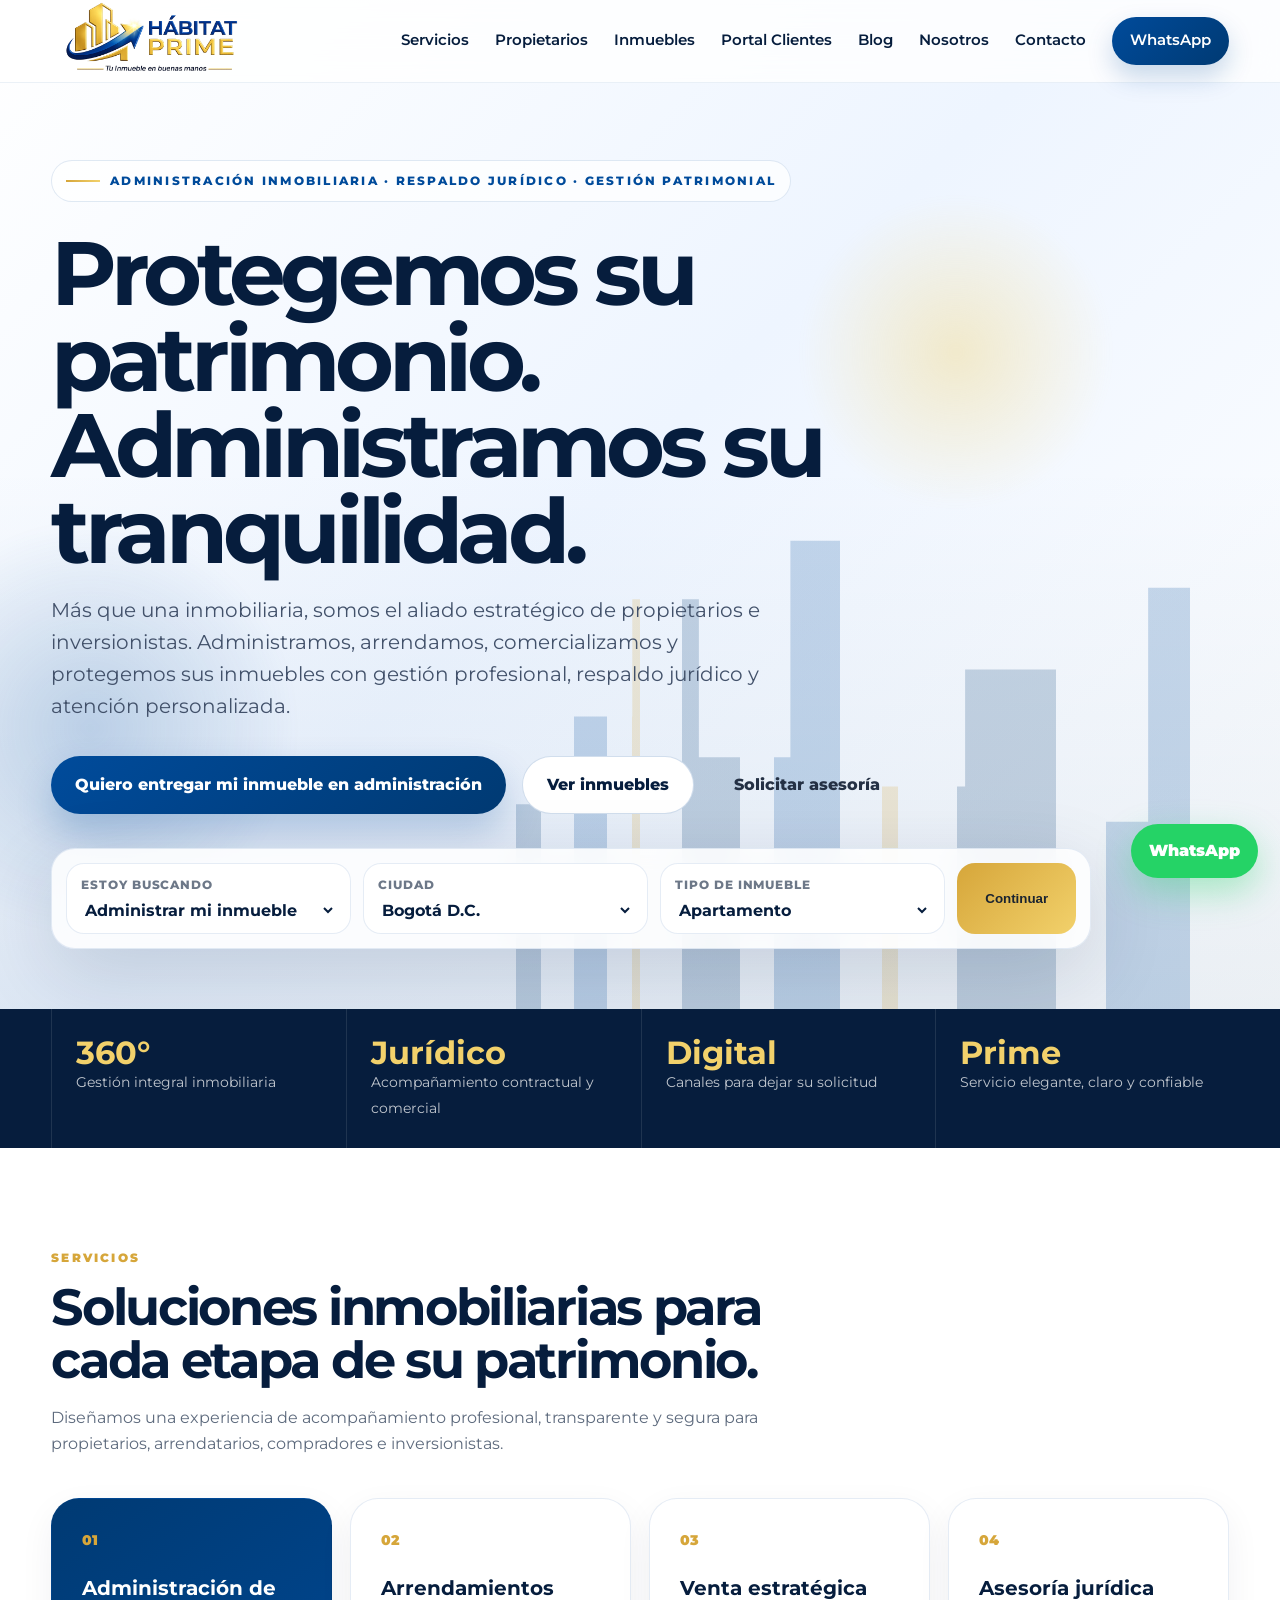
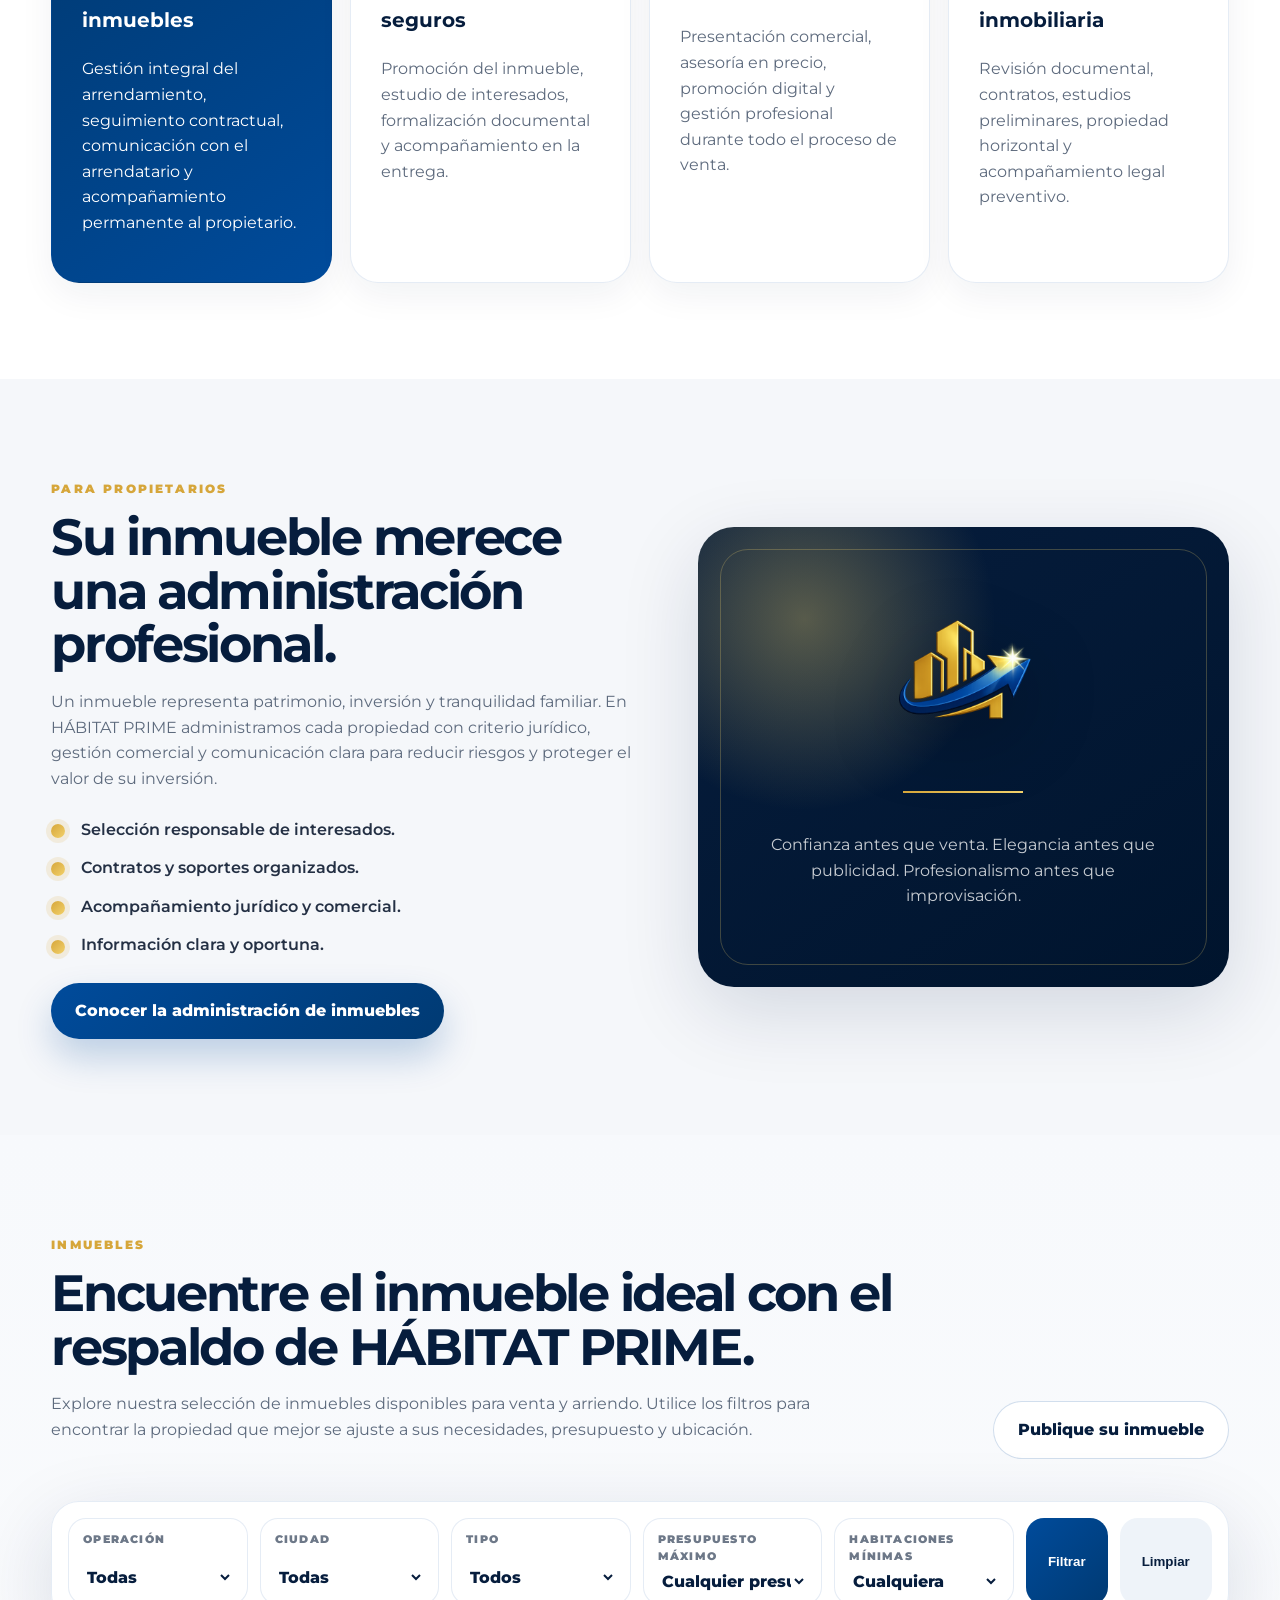
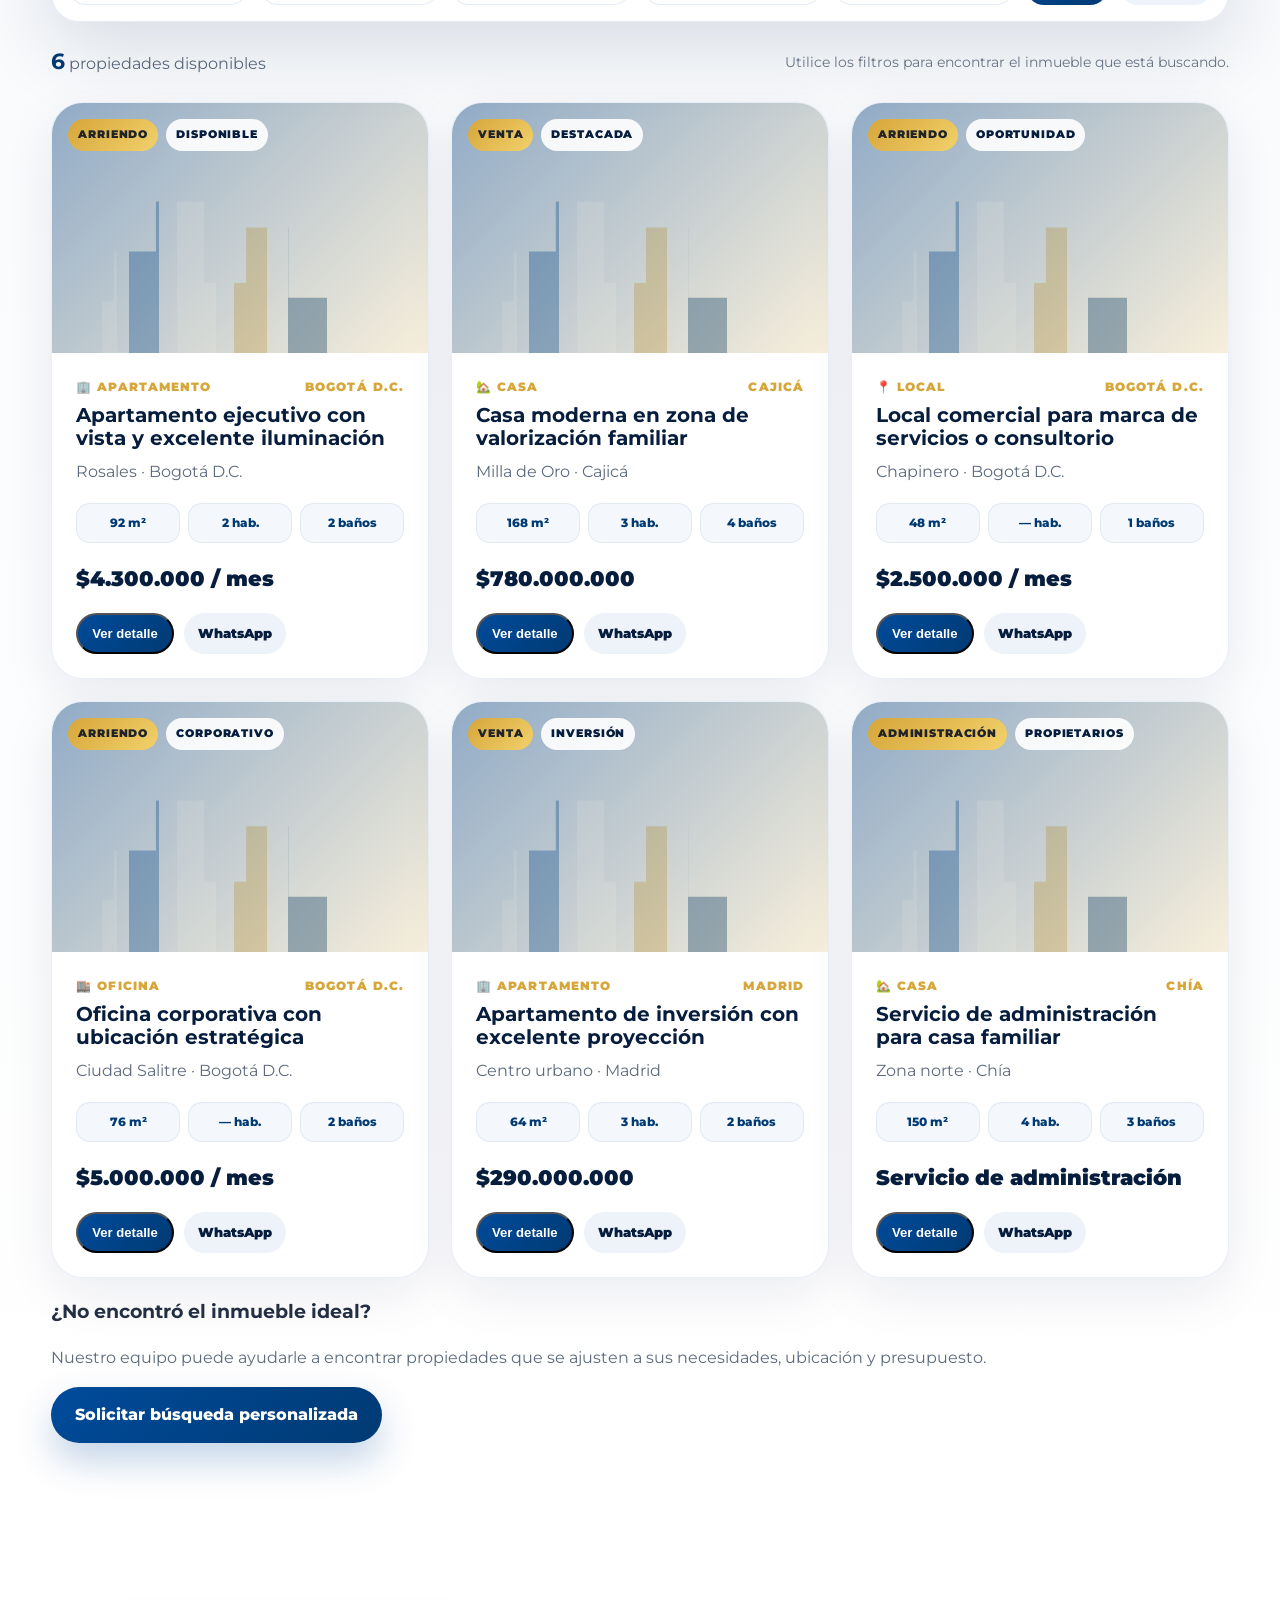
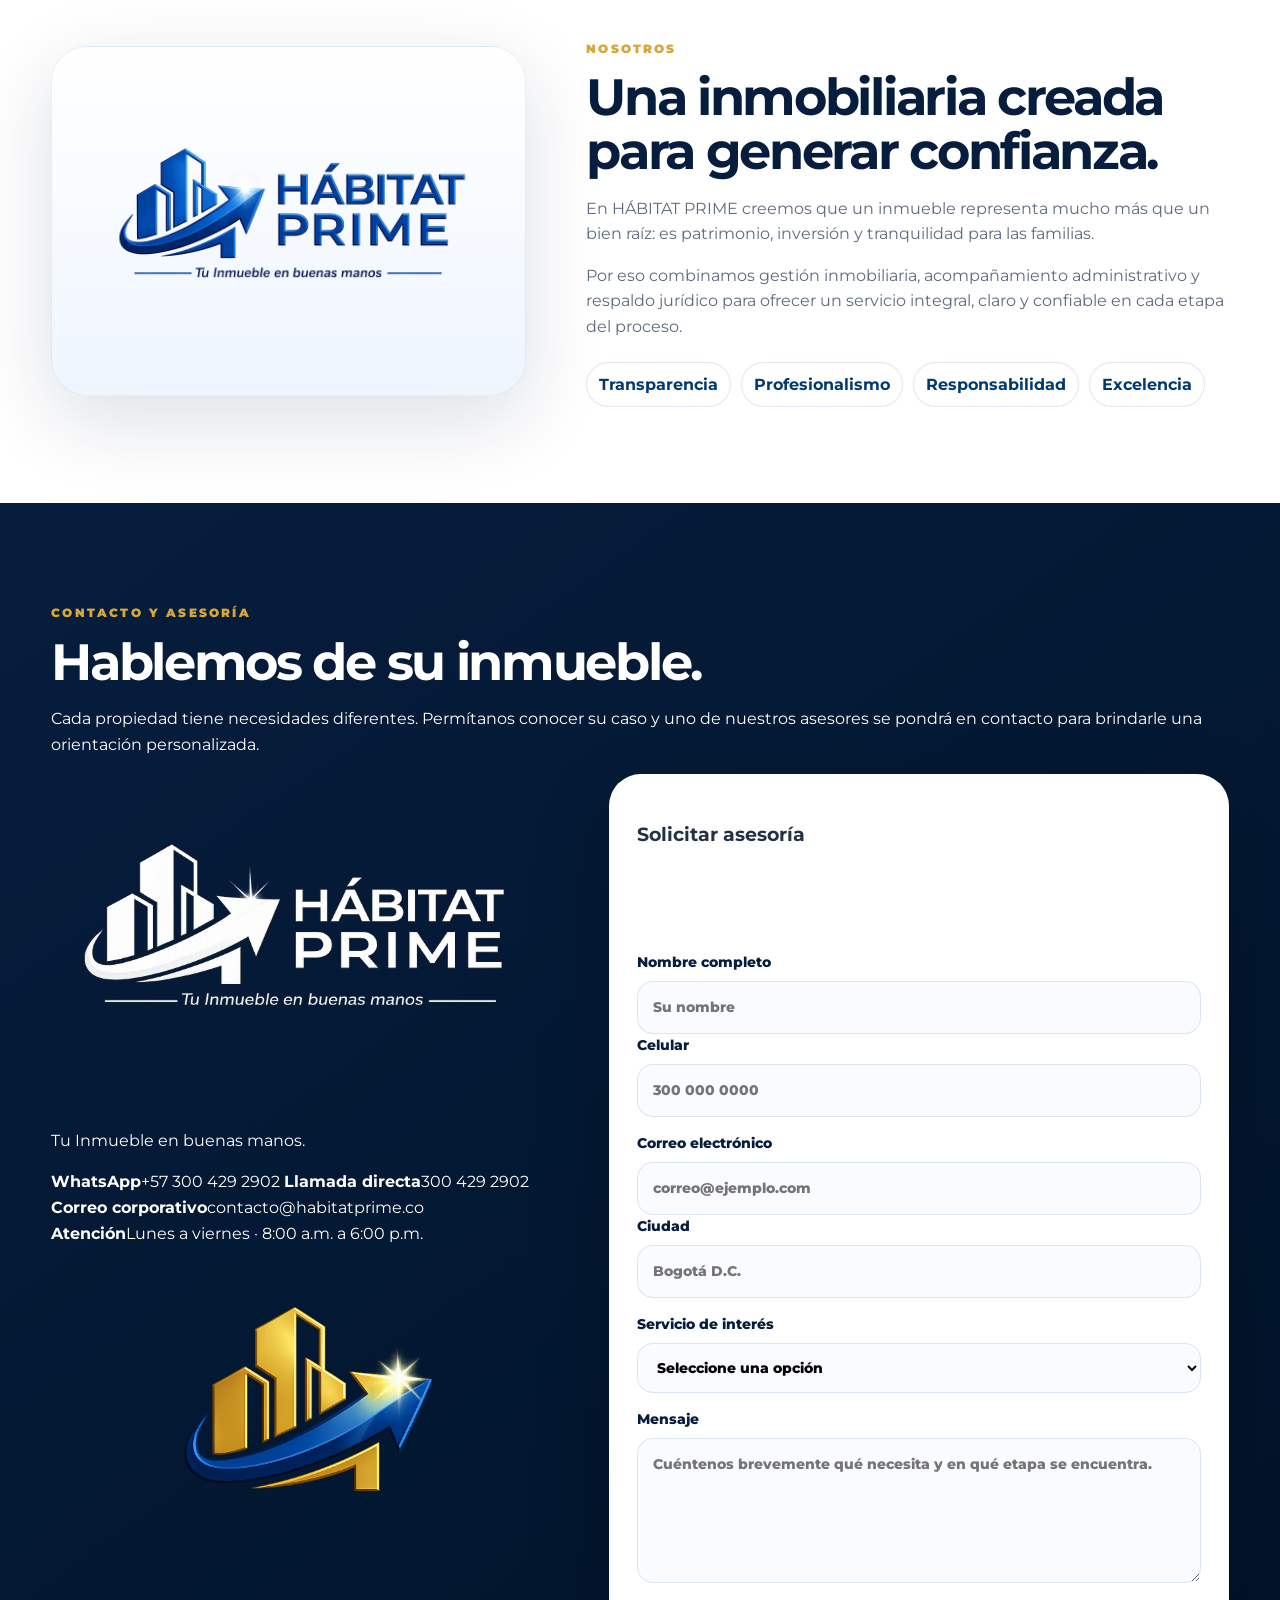
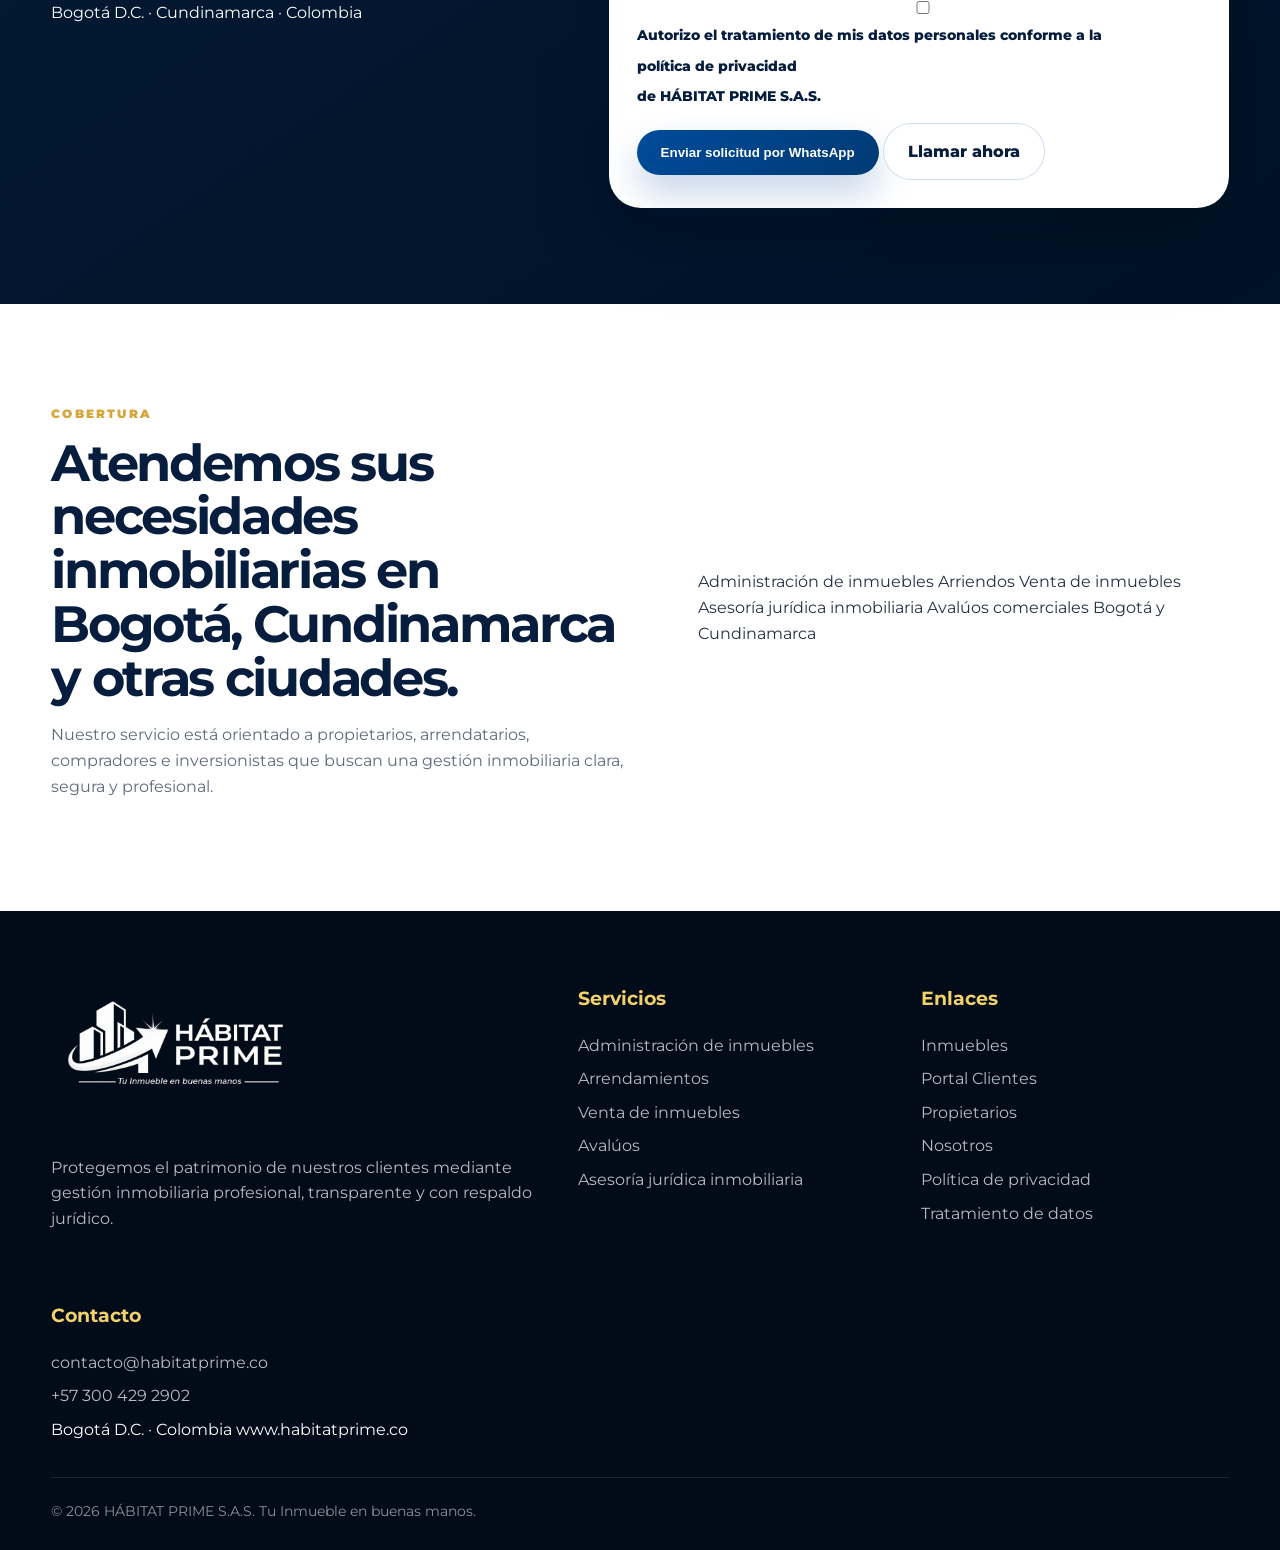
<file: index.html>
<!doctype html>
<html lang="es-CO">
<head>
  <meta charset="utf-8" />
  <meta name="viewport" content="width=device-width, initial-scale=1" />

  <title>HÁBITAT PRIME S.A.S. | Administración, arriendo y venta de inmuebles</title>
  <meta name="description" content="HÁBITAT PRIME S.A.S. administra, arrienda y comercializa inmuebles con gestión profesional, respaldo jurídico y atención personalizada en Bogotá, Cundinamarca y Colombia." />
  <meta name="theme-color" content="#003A73" />
  <meta name="robots" content="index, follow" />
  <meta name="author" content="HÁBITAT PRIME S.A.S." />
  <meta name="keywords" content="HÁBITAT PRIME, inmobiliaria Bogotá, administración de inmuebles, arriendos Bogotá, venta de inmuebles, asesoría jurídica inmobiliaria, avalúos comerciales" />

  <link rel="canonical" href="https://www.habitatprime.co/" />
  <link rel="icon" href="assets/img/isotipo.png" />

  <meta property="og:title" content="HÁBITAT PRIME S.A.S. | Tu Inmueble en buenas manos" />
  <meta property="og:description" content="Protegemos su patrimonio y administramos su tranquilidad con soluciones inmobiliarias integrales." />
  <meta property="og:type" content="website" />
  <meta property="og:url" content="https://www.habitatprime.co/" />
  <meta property="og:image" content="https://www.habitatprime.co/assets/img/logo-oficial.png" />
  <meta property="og:site_name" content="HÁBITAT PRIME S.A.S." />
  <meta property="og:locale" content="es_CO" />

  <meta name="twitter:card" content="summary_large_image" />
  <meta name="twitter:title" content="HÁBITAT PRIME S.A.S. | Tu Inmueble en buenas manos" />
  <meta name="twitter:description" content="Administración, arriendo y venta de inmuebles con respaldo jurídico y gestión profesional." />
  <meta name="twitter:image" content="https://www.habitatprime.co/assets/img/logo-oficial.png" />

  <link rel="preconnect" href="https://fonts.googleapis.com" />
  <link rel="preconnect" href="https://fonts.gstatic.com" crossorigin />
  <link href="https://fonts.googleapis.com/css2?family=Montserrat:wght@400;500;600;700;800&display=swap" rel="stylesheet" />
  <link rel="stylesheet" href="assets/css/styles.css" />

  <script type="application/ld+json">
  {
    "@context": "https://schema.org",
    "@type": "RealEstateAgent",
    "name": "HÁBITAT PRIME S.A.S.",
    "url": "https://www.habitatprime.co/",
    "logo": "https://www.habitatprime.co/assets/img/logo-oficial.png",
    "email": "contacto@habitatprime.co",
    "telephone": "+573004292902",
    "slogan": "Tu Inmueble en buenas manos",
    "areaServed": ["Bogotá D.C.", "Cundinamarca", "Colombia"],
    "knowsAbout": [
      "Administración de inmuebles",
      "Arrendamientos",
      "Venta de inmuebles",
      "Asesoría jurídica inmobiliaria",
      "Avalúos comerciales"
    ]
  }
  </script>

  <meta name="application-name" content="HÁBITAT PRIME" />
</head>

<body>
  <a class="skip-link" href="#contenido">Saltar al contenido</a>

  <header class="site-header" id="top">
    <nav class="nav wrap" aria-label="Navegación principal">
      <a class="brand" href="#top" aria-label="HÁBITAT PRIME inicio">
        <img src="assets/img/logo-oficial.png" alt="HÁBITAT PRIME S.A.S." />
      </a>

      <button class="menu-toggle" type="button" aria-label="Abrir menú" aria-expanded="false">
        <span></span><span></span><span></span>
      </button>

      <div class="nav-links" data-menu>
        <a href="#servicios">Servicios</a>
        <a href="propietarios.html">Propietarios</a>
        <a href="#inmuebles">Inmuebles</a>
        <a href="portal.html">Portal Clientes</a>
        <a href="blog.html">Blog</a>
        <a href="#nosotros">Nosotros</a>
        <a href="#contacto">Contacto</a>
        <a class="nav-cta" href="https://wa.me/573004292902?text=Hola%20H%C3%81BITAT%20PRIME%2C%20quiero%20recibir%20asesor%C3%ADa%20inmobiliaria." target="_blank" rel="noopener">WhatsApp</a>
      </div>
    </nav>
  </header>

  <main id="contenido">
    <section class="hero" aria-label="Portada HÁBITAT PRIME">
      <div class="hero-bg" aria-hidden="true">
        <div class="skyline"></div>
        <div class="orb orb-one"></div>
        <div class="orb orb-two"></div>
      </div>

      <div class="hero-content wrap">
        <div class="eyebrow"><span></span> Administración inmobiliaria · Respaldo jurídico · Gestión patrimonial</div>

        <h1>Protegemos su patrimonio. Administramos su tranquilidad.</h1>

        <p>Más que una inmobiliaria, somos el aliado estratégico de propietarios e inversionistas. Administramos, arrendamos, comercializamos y protegemos sus inmuebles con gestión profesional, respaldo jurídico y atención personalizada.</p>

        <div class="hero-actions">
          <a class="btn btn-primary" href="propietarios.html">Quiero entregar mi inmueble en administración</a>
          <a class="btn btn-secondary" href="#inmuebles">Ver inmuebles</a>
          <a class="btn btn-ghost" href="#contacto">Solicitar asesoría</a>
        </div>

        <form class="search-card" aria-label="Buscador inicial de inmuebles" id="quickSearchForm">
          <label>
            <span>Estoy buscando</span>
            <select name="intencion" aria-label="Tipo de búsqueda">
              <option value="Administración">Administrar mi inmueble</option>
              <option value="Arriendo">Arrendar</option>
              <option value="Venta">Comprar</option>
              <option value="Vender">Vender</option>
            </select>
          </label>

          <label>
            <span>Ciudad</span>
            <select name="ciudad" aria-label="Ciudad">
              <option>Bogotá D.C.</option>
              <option>Cundinamarca</option>
              <option>Otra ciudad</option>
            </select>
          </label>

          <label>
            <span>Tipo de inmueble</span>
            <select name="tipo" aria-label="Tipo de inmueble">
              <option>Apartamento</option>
              <option>Casa</option>
              <option>Local</option>
              <option>Oficina</option>
              <option>Bodega</option>
            </select>
          </label>

          <button type="submit">Continuar</button>
        </form>
      </div>
    </section>

    <section class="trust-band" aria-label="Indicadores de confianza">
      <div class="wrap trust-grid">
        <article><strong>360°</strong><span>Gestión integral inmobiliaria</span></article>
        <article><strong>Jurídico</strong><span>Acompañamiento contractual y comercial</span></article>
        <article><strong>Digital</strong><span>Canales para dejar su solicitud</span></article>
        <article><strong>Prime</strong><span>Servicio elegante, claro y confiable</span></article>
      </div>
    </section>

    <section class="section services" id="servicios">
      <div class="wrap">
        <div class="section-head">
          <span class="section-kicker">Servicios</span>
          <h2>Soluciones inmobiliarias para cada etapa de su patrimonio.</h2>
          <p>Diseñamos una experiencia de acompañamiento profesional, transparente y segura para propietarios, arrendatarios, compradores e inversionistas.</p>
        </div>

        <div class="cards service-cards">
          <article class="card featured">
            <div class="icon">01</div>
            <h3>Administración de inmuebles</h3>
            <p>Gestión integral del arrendamiento, seguimiento contractual, comunicación con el arrendatario y acompañamiento permanente al propietario.</p>
          </article>

          <article class="card">
            <div class="icon">02</div>
            <h3>Arrendamientos seguros</h3>
            <p>Promoción del inmueble, estudio de interesados, formalización documental y acompañamiento en la entrega.</p>
          </article>

          <article class="card">
            <div class="icon">03</div>
            <h3>Venta estratégica</h3>
            <p>Presentación comercial, asesoría en precio, promoción digital y gestión profesional durante todo el proceso de venta.</p>
          </article>

          <article class="card">
            <div class="icon">04</div>
            <h3>Asesoría jurídica inmobiliaria</h3>
            <p>Revisión documental, contratos, estudios preliminares, propiedad horizontal y acompañamiento legal preventivo.</p>
          </article>
        </div>
      </div>
    </section>

    <section class="section owners" id="propietarios">
      <div class="wrap split">
        <div>
          <span class="section-kicker">Para propietarios</span>
          <h2>Su inmueble merece una administración profesional.</h2>
          <p>Un inmueble representa patrimonio, inversión y tranquilidad familiar. En HÁBITAT PRIME administramos cada propiedad con criterio jurídico, gestión comercial y comunicación clara para reducir riesgos y proteger el valor de su inversión.</p>

          <ul class="check-list">
            <li>Selección responsable de interesados.</li>
            <li>Contratos y soportes organizados.</li>
            <li>Acompañamiento jurídico y comercial.</li>
            <li>Información clara y oportuna.</li>
          </ul>

          <a class="btn btn-primary" href="propietarios.html">Conocer la administración de inmuebles</a>
        </div>

        <div class="premium-panel" aria-hidden="true">
          <img src="assets/img/isotipo.png" alt="" />
          <div class="panel-line"></div>
          <p>Confianza antes que venta. Elegancia antes que publicidad. Profesionalismo antes que improvisación.</p>
        </div>
      </div>
    </section>

    <section class="section properties properties-v2" id="inmuebles">
      <div class="wrap">
        <div class="section-head property-head">
          <div>
            <span class="section-kicker">Inmuebles</span>
            <h2>Encuentre el inmueble ideal con el respaldo de HÁBITAT PRIME.</h2>
            <p>Explore nuestra selección de inmuebles disponibles para venta y arriendo. Utilice los filtros para encontrar la propiedad que mejor se ajuste a sus necesidades, presupuesto y ubicación.</p>
          </div>

          <a class="btn btn-secondary" href="https://wa.me/573004292902?text=Hola%20H%C3%81BITAT%20PRIME%2C%20quiero%20publicar%20mi%20inmueble%20con%20ustedes." target="_blank" rel="noopener">Publique su inmueble</a>
        </div>

        <form class="property-filter" id="propertyFilter" aria-label="Buscador profesional de inmuebles">
          <label>
            <span>Operación</span>
            <select name="operacion">
              <option value="">Todas</option>
              <option value="Arriendo">Arriendo</option>
              <option value="Venta">Venta</option>
              <option value="Administración">Administración</option>
            </select>
          </label>

          <label>
            <span>Ciudad</span>
            <select name="ciudad">
              <option value="">Todas</option>
              <option value="Bogotá D.C.">Bogotá D.C.</option>
              <option value="Cundinamarca">Cundinamarca</option>
              <option value="Cajicá">Cajicá</option>
              <option value="Chía">Chía</option>
              <option value="Madrid">Madrid</option>
            </select>
          </label>

          <label>
            <span>Tipo</span>
            <select name="tipo">
              <option value="">Todos</option>
              <option value="Apartamento">Apartamento</option>
              <option value="Casa">Casa</option>
              <option value="Local">Local</option>
              <option value="Oficina">Oficina</option>
            </select>
          </label>

          <label>
            <span>Presupuesto máximo</span>
            <select name="precio">
              <option value="">Cualquier presupuesto</option>
              <option value="2500000">Hasta $2.500.000</option>
              <option value="5000000">Hasta $5.000.000</option>
              <option value="400000000">Hasta $400.000.000</option>
              <option value="800000000">Hasta $800.000.000</option>
            </select>
          </label>

          <label>
            <span>Habitaciones mínimas</span>
            <select name="habitaciones">
              <option value="">Cualquiera</option>
              <option value="1">1+</option>
              <option value="2">2+</option>
              <option value="3">3+</option>
              <option value="4">4+</option>
            </select>
          </label>

          <button type="submit">Filtrar</button>
          <button type="button" class="filter-clear" id="clearFilters">Limpiar</button>
        </form>

        <div class="property-tools">
          <p><strong id="propertyCount">0</strong> propiedades disponibles</p>
          <div class="view-note">Utilice los filtros para encontrar el inmueble que está buscando.</div>
        </div>

        <div class="property-grid property-grid-v2" id="propertyGrid" aria-live="polite"></div>

        <div class="empty-state" id="emptyState" hidden>
          <img src="assets/img/isotipo.png" alt="" />
          <h3>No encontramos inmuebles con esos filtros.</h3>
          <p>Podemos ayudarle a buscar una opción a la medida o recibir su inmueble para administración, arriendo o venta.</p>
          <a class="btn btn-primary" href="https://wa.me/573004292902?text=Hola%20H%C3%81BITAT%20PRIME%2C%20no%20encontr%C3%A9%20el%20inmueble%20que%20busco%20en%20la%20web.%20Quiero%20asesor%C3%ADa." target="_blank" rel="noopener">Recibir asesoría</a>
        </div>

        <div class="custom-search-cta">
          <h3>¿No encontró el inmueble ideal?</h3>
          <p>Nuestro equipo puede ayudarle a encontrar propiedades que se ajusten a sus necesidades, ubicación y presupuesto.</p>
          <a class="btn btn-primary" href="https://wa.me/573004292902?text=Hola%20H%C3%81BITAT%20PRIME%2C%20quiero%20una%20b%C3%BAsqueda%20personalizada%20de%20inmueble." target="_blank" rel="noopener">Solicitar búsqueda personalizada</a>
        </div>
      </div>
    </section>

    <dialog class="property-modal" id="propertyModal" aria-label="Detalle del inmueble">
      <button class="modal-close" type="button" data-close-modal aria-label="Cerrar detalle">×</button>
      <div class="modal-content" id="modalContent"></div>
    </dialog>

    <section class="section about" id="nosotros">
      <div class="wrap split reverse">
        <div class="about-card">
          <img src="assets/img/logo-azul.png" alt="HÁBITAT PRIME" />
        </div>

        <div>
          <span class="section-kicker">Nosotros</span>
          <h2>Una inmobiliaria creada para generar confianza.</h2>
          <p>En HÁBITAT PRIME creemos que un inmueble representa mucho más que un bien raíz: es patrimonio, inversión y tranquilidad para las familias.</p>
          <p>Por eso combinamos gestión inmobiliaria, acompañamiento administrativo y respaldo jurídico para ofrecer un servicio integral, claro y confiable en cada etapa del proceso.</p>

          <div class="values">
            <span>Transparencia</span>
            <span>Profesionalismo</span>
            <span>Responsabilidad</span>
            <span>Excelencia</span>
          </div>
        </div>
      </div>
    </section>

    <section class="section contact contact-premium" id="contacto">
      <div class="wrap contact-intro">
        <span class="section-kicker">Contacto y asesoría</span>
        <h2>Hablemos de su inmueble.</h2>
        <p>Cada propiedad tiene necesidades diferentes. Permítanos conocer su caso y uno de nuestros asesores se pondrá en contacto para brindarle una orientación personalizada.</p>
      </div>

      <div class="wrap contact-grid contact-grid-v3">
        <aside class="contact-panel" aria-label="Datos de contacto HÁBITAT PRIME">
          <div class="contact-logo-card">
            <img src="assets/img/logo-blanco.png" alt="HÁBITAT PRIME S.A.S." />
            <p>Tu Inmueble en buenas manos.</p>
          </div>

          <div class="contact-methods">
            <a class="method" href="https://wa.me/573004292902?text=Hola%20H%C3%81BITAT%20PRIME%2C%20quiero%20recibir%20asesor%C3%ADa%20inmobiliaria." target="_blank" rel="noopener">
              <strong>WhatsApp</strong><span>+57 300 429 2902</span>
            </a>

            <a class="method" href="tel:+573004292902">
              <strong>Llamada directa</strong><span>300 429 2902</span>
            </a>

            <a class="method" href="mailto:contacto@habitatprime.co">
              <strong>Correo corporativo</strong><span>contacto@habitatprime.co</span>
            </a>

            <div class="method">
              <strong>Atención</strong><span>Lunes a viernes · 8:00 a.m. a 6:00 p.m.</span>
            </div>
          </div>

          <div class="map-card" role="img" aria-label="Cobertura en Bogotá y Cundinamarca">
            <div class="map-pin"><img src="assets/img/isotipo.png" alt="" /></div>
            <div class="map-lines"></div>
            <p>Bogotá D.C. · Cundinamarca · Colombia</p>
          </div>
        </aside>

        <form class="contact-form lead-form" id="leadForm" autocomplete="on">
          <div class="form-head">
            <h3>Solicitar asesoría</h3>
            <p>Complete sus datos y prepararemos una orientación inicial sobre su necesidad inmobiliaria.</p>
          </div>

          <div class="form-row">
            <label>Nombre completo
              <input type="text" name="nombre" placeholder="Su nombre" required />
            </label>

            <label>Celular
              <input type="tel" name="celular" placeholder="300 000 0000" required />
            </label>
          </div>

          <div class="form-row">
            <label>Correo electrónico
              <input type="email" name="correo" placeholder="correo@ejemplo.com" required />
            </label>

            <label>Ciudad
              <input type="text" name="ciudad" placeholder="Bogotá D.C." required />
            </label>
          </div>

          <label>Servicio de interés
            <select name="servicio" required>
              <option value="">Seleccione una opción</option>
              <option>Administración de inmueble</option>
              <option>Arrendamiento</option>
              <option>Venta de inmueble</option>
              <option>Compra de inmueble</option>
              <option>Avalúo comercial</option>
              <option>Asesoría jurídica inmobiliaria</option>
            </select>
          </label>

          <label>Mensaje
            <textarea name="mensaje" rows="5" placeholder="Cuéntenos brevemente qué necesita y en qué etapa se encuentra."></textarea>
          </label>

          <label class="check-line">
            <input type="checkbox" required />
            Autorizo el tratamiento de mis datos personales conforme a la <a href="politica-privacidad.html" target="_blank" rel="noopener">política de privacidad</a> de HÁBITAT PRIME S.A.S.
          </label>

          <div class="form-actions">
            <button class="btn btn-primary" type="submit">Enviar solicitud por WhatsApp</button>
            <a class="btn btn-secondary" href="tel:+573004292902">Llamar ahora</a>
          </div>
        </form>
      </div>
    </section>

    <section class="section seo-local" id="cobertura">
      <div class="wrap split">
        <div>
          <span class="section-kicker">Cobertura</span>
          <h2>Atendemos sus necesidades inmobiliarias en Bogotá, Cundinamarca y otras ciudades.</h2>
          <p>Nuestro servicio está orientado a propietarios, arrendatarios, compradores e inversionistas que buscan una gestión inmobiliaria clara, segura y profesional.</p>
        </div>

        <div class="seo-tags" aria-label="Servicios y zonas de cobertura">
          <span>Administración de inmuebles</span>
          <span>Arriendos</span>
          <span>Venta de inmuebles</span>
          <span>Asesoría jurídica inmobiliaria</span>
          <span>Avalúos comerciales</span>
          <span>Bogotá y Cundinamarca</span>
        </div>
      </div>
    </section>
  </main>

  <footer class="footer footer-premium">
    <div class="wrap footer-grid footer-grid-v3">
      <div class="footer-brand">
        <img src="assets/img/logo-blanco.png" alt="HÁBITAT PRIME" />
        <p>Protegemos el patrimonio de nuestros clientes mediante gestión inmobiliaria profesional, transparente y con respaldo jurídico.</p>

      </div>

      <div>
        <h3>Servicios</h3>
        <a href="#servicios">Administración de inmuebles</a>
        <a href="#servicios">Arrendamientos</a>
        <a href="#servicios">Venta de inmuebles</a>
        <a href="#servicios">Avalúos</a>
        <a href="#servicios">Asesoría jurídica inmobiliaria</a>
      </div>

      <div>
        <h3>Enlaces</h3>
        <a href="#inmuebles">Inmuebles</a>
        <a href="portal.html">Portal Clientes</a>
        <a href="propietarios.html">Propietarios</a>
        <a href="#nosotros">Nosotros</a>
        <a href="politica-privacidad.html">Política de privacidad</a>
        <a href="tratamiento-datos.html">Tratamiento de datos</a>
      </div>

      <div>
        <h3>Contacto</h3>
        <a href="mailto:contacto@habitatprime.co">contacto@habitatprime.co</a>
        <a href="tel:+573004292902">+57 300 429 2902</a>
        <span>Bogotá D.C. · Colombia</span>
        <span>www.habitatprime.co</span>
      </div>
    </div>

    <div class="wrap footer-bottom">
      <span>© <span id="year"></span> HÁBITAT PRIME S.A.S.</span>
      <span>Tu Inmueble en buenas manos.</span>
    </div>
  </footer>

  <a class="whatsapp-float" href="https://wa.me/573004292902?text=Hola%20H%C3%81BITAT%20PRIME%2C%20quiero%20recibir%20asesor%C3%ADa." target="_blank" rel="noopener" aria-label="Escribir por WhatsApp">WhatsApp</a>

  <script src="assets/js/main.js?v=20261110-1"></script>

  <script>
    (function () {
      const leadForm = document.getElementById("leadForm");

      if (!leadForm) return;

      leadForm.addEventListener("submit", function (event) {
        event.preventDefault();

        const data = new FormData(leadForm);

        const nombre = data.get("nombre") || "";
        const celular = data.get("celular") || "";
        const correo = data.get("correo") || "";
        const ciudad = data.get("ciudad") || "";
        const servicio = data.get("servicio") || "";
        const mensaje = data.get("mensaje") || "";

        const texto =
          "Hola, HÁBITAT PRIME.%0A%0A" +
          "Quiero solicitar asesoría inmobiliaria.%0A%0A" +
          "Nombre: " + encodeURIComponent(nombre) + "%0A" +
          "Celular: " + encodeURIComponent(celular) + "%0A" +
          "Correo: " + encodeURIComponent(correo) + "%0A" +
          "Ciudad: " + encodeURIComponent(ciudad) + "%0A" +
          "Servicio de interés: " + encodeURIComponent(servicio) + "%0A" +
          "Mensaje: " + encodeURIComponent(mensaje);

        window.open("https://wa.me/573004292902?text=" + texto, "_blank", "noopener");
      });
    })();
  </script>
</body>
</html>
</file>
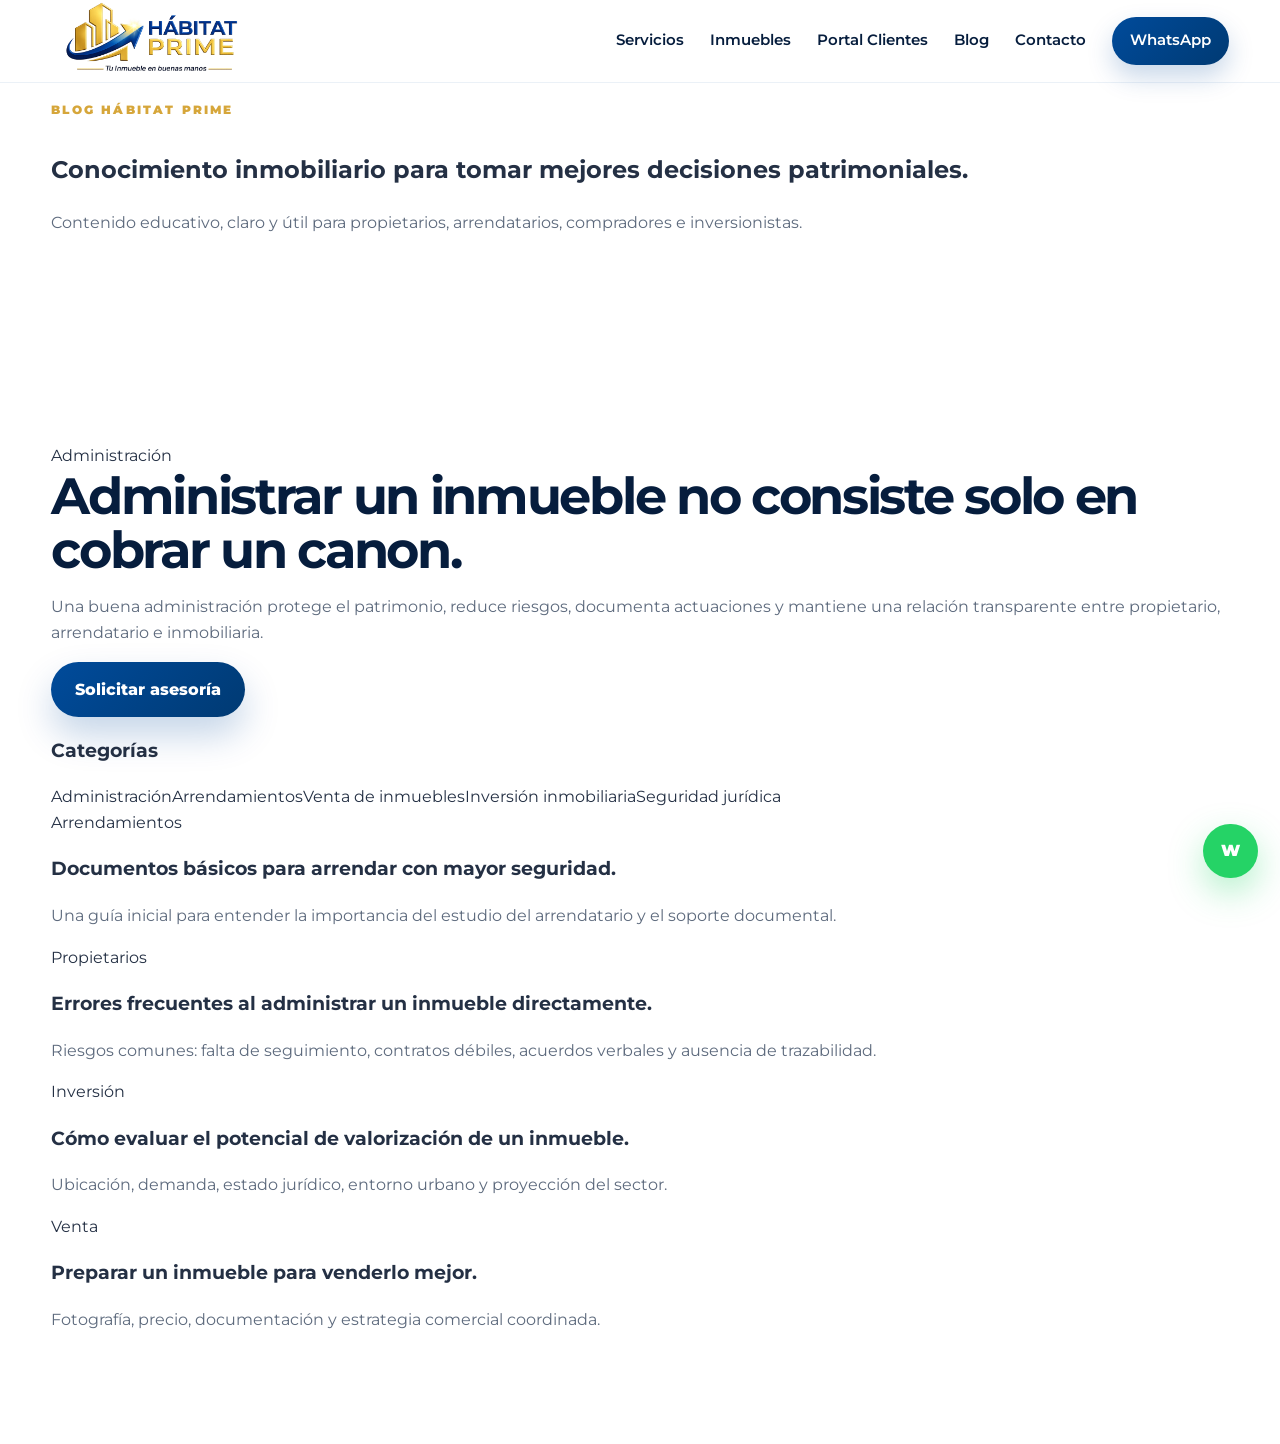
<file: blog.html>
<!doctype html>
<html lang="es-CO">
<head>
  <meta charset="utf-8" />
  <meta name="viewport" content="width=device-width, initial-scale=1" />
  <meta name="theme-color" content="#003A73" />
  <link rel="icon" href="assets/img/isotipo.png" />
  <link rel="preconnect" href="https://fonts.googleapis.com">
  <link rel="preconnect" href="https://fonts.gstatic.com" crossorigin>
  <link href="https://fonts.googleapis.com/css2?family=Montserrat:wght@400;500;600;700;800&display=swap" rel="stylesheet">
  <link rel="stylesheet" href="assets/css/styles.css" />
  <title>Blog Inmobiliario | HÁBITAT PRIME S.A.S.</title>
  <meta name="description" content="Blog de HÁBITAT PRIME sobre administración de inmuebles, arrendamientos, compraventa, seguridad jurídica e inversión inmobiliaria en Colombia." />
  <link rel="canonical" href="https://www.habitatprime.co/blog.html" />
</head>
<body>
  <header class="site-header" id="top">
    <nav class="nav wrap" aria-label="Navegación principal">
      <a class="brand" href="index.html" aria-label="HÁBITAT PRIME inicio"><img src="assets/img/logo-oficial.png" alt="HÁBITAT PRIME S.A.S." /></a>
      <button class="menu-toggle" type="button" aria-label="Abrir menú" aria-expanded="false"><span></span><span></span><span></span></button>
      <div class="nav-links" data-menu>
        <a href="index.html#servicios">Servicios</a>
        <a href="index.html#inmuebles">Inmuebles</a>
        <a href="portal.html">Portal Clientes</a>
        <a href="blog.html">Blog</a>
        <a href="index.html#contacto">Contacto</a>
        <a class="nav-cta" href="https://wa.me/573004292902?text=Hola%20H%C3%81BITAT%20PRIME%2C%20quiero%20recibir%20asesor%C3%ADa%20inmobiliaria." target="_blank" rel="noopener">WhatsApp</a>
      </div>
    </nav>
  </header>

<main id="contenido">
  <section class="blog-hero section">
    <div class="wrap">
      <span class="section-kicker">Blog HÁBITAT PRIME</span>
      <h1>Conocimiento inmobiliario para tomar mejores decisiones patrimoniales.</h1>
      <p>Contenido educativo, claro y útil para propietarios, arrendatarios, compradores e inversionistas.</p>
    </div>
  </section>
  <section class="section">
    <div class="wrap blog-layout">
      <article class="featured-post">
        <span>Administración</span><h2>Administrar un inmueble no consiste solo en cobrar un canon.</h2>
        <p>Una buena administración protege el patrimonio, reduce riesgos, documenta actuaciones y mantiene una relación transparente entre propietario, arrendatario e inmobiliaria.</p>
        <a class="btn btn-primary" href="https://wa.me/573004292902?text=Hola%20H%C3%81BITAT%20PRIME%2C%20quiero%20informaci%C3%B3n%20sobre%20administraci%C3%B3n%20de%20inmuebles." target="_blank">Solicitar asesoría</a>
      </article>
      <aside class="blog-sidebar"><h3>Categorías</h3><a>Administración</a><a>Arrendamientos</a><a>Venta de inmuebles</a><a>Inversión inmobiliaria</a><a>Seguridad jurídica</a></aside>
    </div>
    <div class="wrap post-grid">
      <article><span>Arrendamientos</span><h3>Documentos básicos para arrendar con mayor seguridad.</h3><p>Una guía inicial para entender la importancia del estudio del arrendatario y el soporte documental.</p></article>
      <article><span>Propietarios</span><h3>Errores frecuentes al administrar un inmueble directamente.</h3><p>Riesgos comunes: falta de seguimiento, contratos débiles, acuerdos verbales y ausencia de trazabilidad.</p></article>
      <article><span>Inversión</span><h3>Cómo evaluar el potencial de valorización de un inmueble.</h3><p>Ubicación, demanda, estado jurídico, entorno urbano y proyección del sector.</p></article>
      <article><span>Venta</span><h3>Preparar un inmueble para venderlo mejor.</h3><p>Fotografía, precio, documentación y estrategia comercial coordinada.</p></article>
    </div>
  </section>
</main>
  <a class="whatsapp-float" href="https://wa.me/573004292902?text=Hola%20H%C3%81BITAT%20PRIME%2C%20quiero%20informaci%C3%B3n%20sobre%20sus%20servicios." target="_blank" rel="noopener" aria-label="Contactar por WhatsApp">W</a>
  <script src="assets/js/main.js"></script>
</body>
</html>
</file>
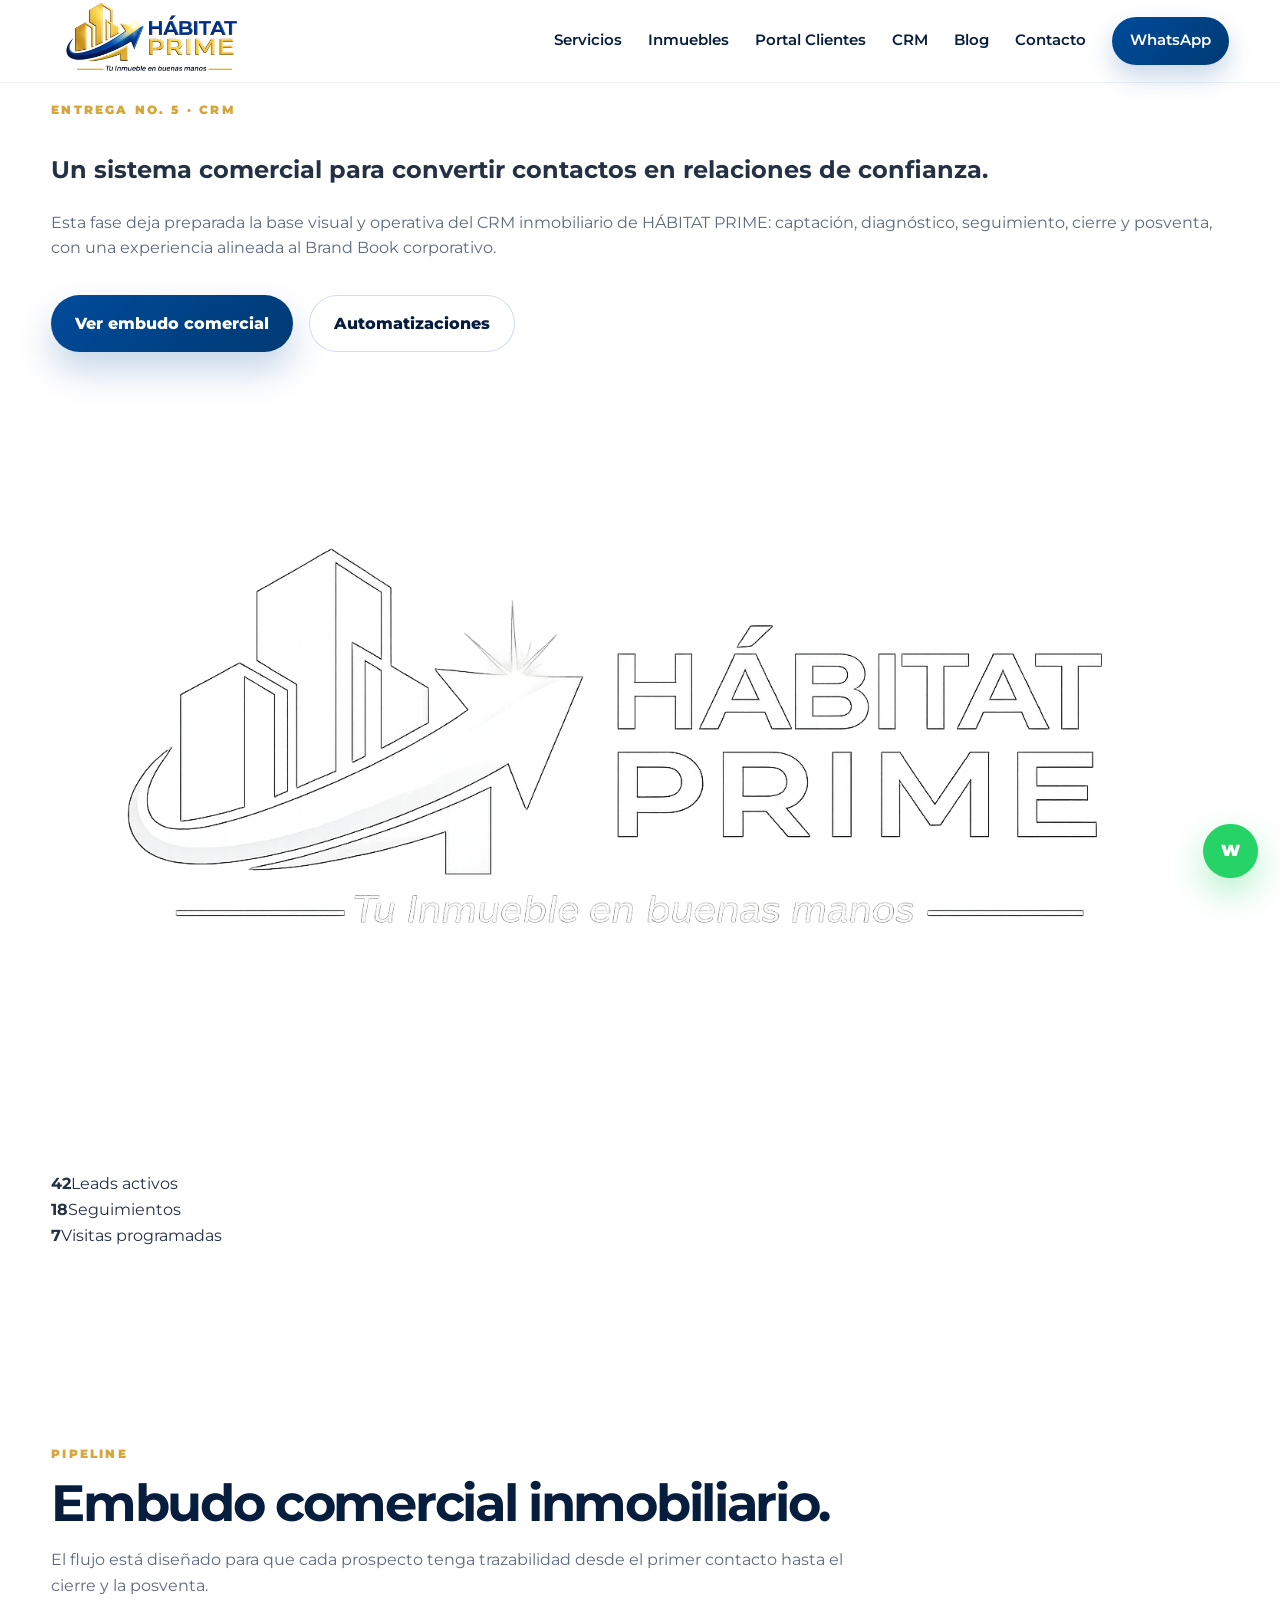
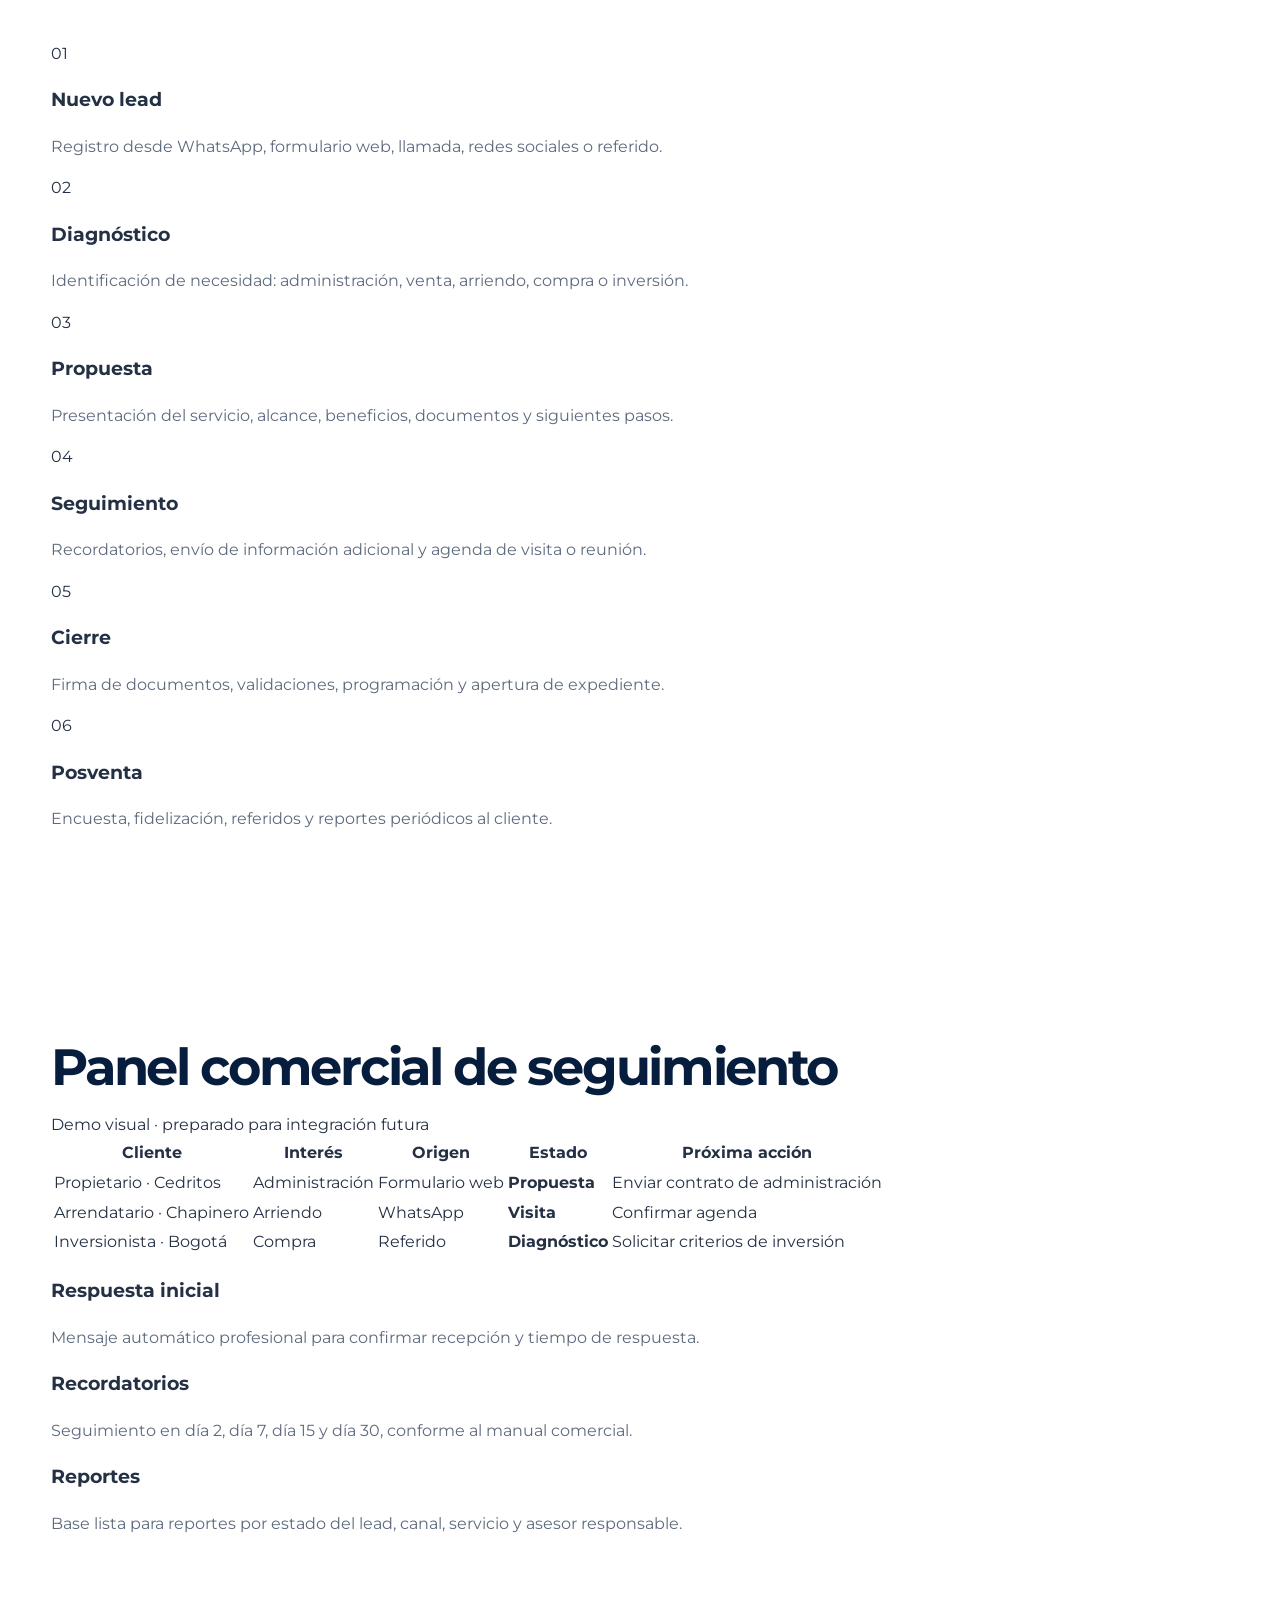
<file: crm-interno.html>
<!doctype html>
<html lang="es-CO">
<head>
  <meta charset="utf-8" />
  <meta name="viewport" content="width=device-width, initial-scale=1" />
  <meta name="theme-color" content="#003A73" />
  <link rel="icon" href="assets/img/isotipo.png" />
  <link rel="preconnect" href="https://fonts.googleapis.com">
  <link rel="preconnect" href="https://fonts.gstatic.com" crossorigin>
  <link href="https://fonts.googleapis.com/css2?family=Montserrat:wght@400;500;600;700;800&display=swap" rel="stylesheet">
  <link rel="stylesheet" href="assets/css/styles.css" />
  <title>CRM Inmobiliario | HÁBITAT PRIME S.A.S.</title>
  <meta name="description" content="Sistema de CRM y automatización comercial de HÁBITAT PRIME para gestionar prospectos, seguimientos, inmuebles, propietarios y embudo comercial." />
  <link rel="canonical" href="https://www.habitatprime.co/crm.html" />
</head>
<body>
  <header class="site-header" id="top">
    <nav class="nav wrap" aria-label="Navegación principal">
      <a class="brand" href="index.html" aria-label="HÁBITAT PRIME inicio"><img src="assets/img/logo-oficial.png" alt="HÁBITAT PRIME S.A.S." /></a>
      <button class="menu-toggle" type="button" aria-label="Abrir menú" aria-expanded="false"><span></span><span></span><span></span></button>
      <div class="nav-links" data-menu>
        <a href="index.html#servicios">Servicios</a>
        <a href="index.html#inmuebles">Inmuebles</a>
        <a href="portal.html">Portal Clientes</a>
        <a href="crm.html">CRM</a>
        <a href="blog.html">Blog</a>
        <a href="index.html#contacto">Contacto</a>
        <a class="nav-cta" href="https://wa.me/573004292902?text=Hola%20H%C3%81BITAT%20PRIME%2C%20quiero%20recibir%20asesor%C3%ADa%20inmobiliaria." target="_blank" rel="noopener">WhatsApp</a>
      </div>
    </nav>
  </header>

<main id="contenido">
  <section class="crm-hero section">
    <div class="wrap crm-hero-grid">
      <div>
        <span class="section-kicker">Entrega No. 5 · CRM</span>
        <h1>Un sistema comercial para convertir contactos en relaciones de confianza.</h1>
        <p>Esta fase deja preparada la base visual y operativa del CRM inmobiliario de HÁBITAT PRIME: captación, diagnóstico, seguimiento, cierre y posventa, con una experiencia alineada al Brand Book corporativo.</p>
        <div class="hero-actions"><a class="btn btn-primary" href="#pipeline">Ver embudo comercial</a><a class="btn btn-secondary" href="#automatizaciones">Automatizaciones</a></div>
      </div>
      <aside class="crm-panel">
        <img src="assets/img/logo-blanco.png" alt="HÁBITAT PRIME" />
        <div class="crm-metrics"><article><strong>42</strong><span>Leads activos</span></article><article><strong>18</strong><span>Seguimientos</span></article><article><strong>7</strong><span>Visitas programadas</span></article></div>
      </aside>
    </div>
  </section>

  <section class="section" id="pipeline">
    <div class="wrap">
      <div class="section-head"><span class="section-kicker">Pipeline</span><h2>Embudo comercial inmobiliario.</h2><p>El flujo está diseñado para que cada prospecto tenga trazabilidad desde el primer contacto hasta el cierre y la posventa.</p></div>
      <div class="pipeline-grid">
        <article><span>01</span><h3>Nuevo lead</h3><p>Registro desde WhatsApp, formulario web, llamada, redes sociales o referido.</p></article>
        <article><span>02</span><h3>Diagnóstico</h3><p>Identificación de necesidad: administración, venta, arriendo, compra o inversión.</p></article>
        <article><span>03</span><h3>Propuesta</h3><p>Presentación del servicio, alcance, beneficios, documentos y siguientes pasos.</p></article>
        <article><span>04</span><h3>Seguimiento</h3><p>Recordatorios, envío de información adicional y agenda de visita o reunión.</p></article>
        <article><span>05</span><h3>Cierre</h3><p>Firma de documentos, validaciones, programación y apertura de expediente.</p></article>
        <article><span>06</span><h3>Posventa</h3><p>Encuesta, fidelización, referidos y reportes periódicos al cliente.</p></article>
      </div>
    </div>
  </section>

  <section class="section crm-dashboard" id="automatizaciones">
    <div class="wrap dashboard-crm">
      <div class="dash-header"><h2>Panel comercial de seguimiento</h2><span>Demo visual · preparado para integración futura</span></div>
      <div class="crm-table-wrap"><table class="dash-table"><thead><tr><th>Cliente</th><th>Interés</th><th>Origen</th><th>Estado</th><th>Próxima acción</th></tr></thead><tbody>
        <tr><td>Propietario · Cedritos</td><td>Administración</td><td>Formulario web</td><td><b class="tag gold">Propuesta</b></td><td>Enviar contrato de administración</td></tr>
        <tr><td>Arrendatario · Chapinero</td><td>Arriendo</td><td>WhatsApp</td><td><b class="tag blue">Visita</b></td><td>Confirmar agenda</td></tr>
        <tr><td>Inversionista · Bogotá</td><td>Compra</td><td>Referido</td><td><b class="tag green">Diagnóstico</b></td><td>Solicitar criterios de inversión</td></tr>
      </tbody></table></div>
      <div class="automation-grid">
        <article><h3>Respuesta inicial</h3><p>Mensaje automático profesional para confirmar recepción y tiempo de respuesta.</p></article>
        <article><h3>Recordatorios</h3><p>Seguimiento en día 2, día 7, día 15 y día 30, conforme al manual comercial.</p></article>
        <article><h3>Reportes</h3><p>Base lista para reportes por estado del lead, canal, servicio y asesor responsable.</p></article>
      </div>
    </div>
  </section>
</main>
  <a class="whatsapp-float" href="https://wa.me/573004292902?text=Hola%20H%C3%81BITAT%20PRIME%2C%20quiero%20informaci%C3%B3n%20sobre%20sus%20servicios." target="_blank" rel="noopener" aria-label="Contactar por WhatsApp">W</a>
  <script src="assets/js/main.js"></script>
</body>
</html>
</file>
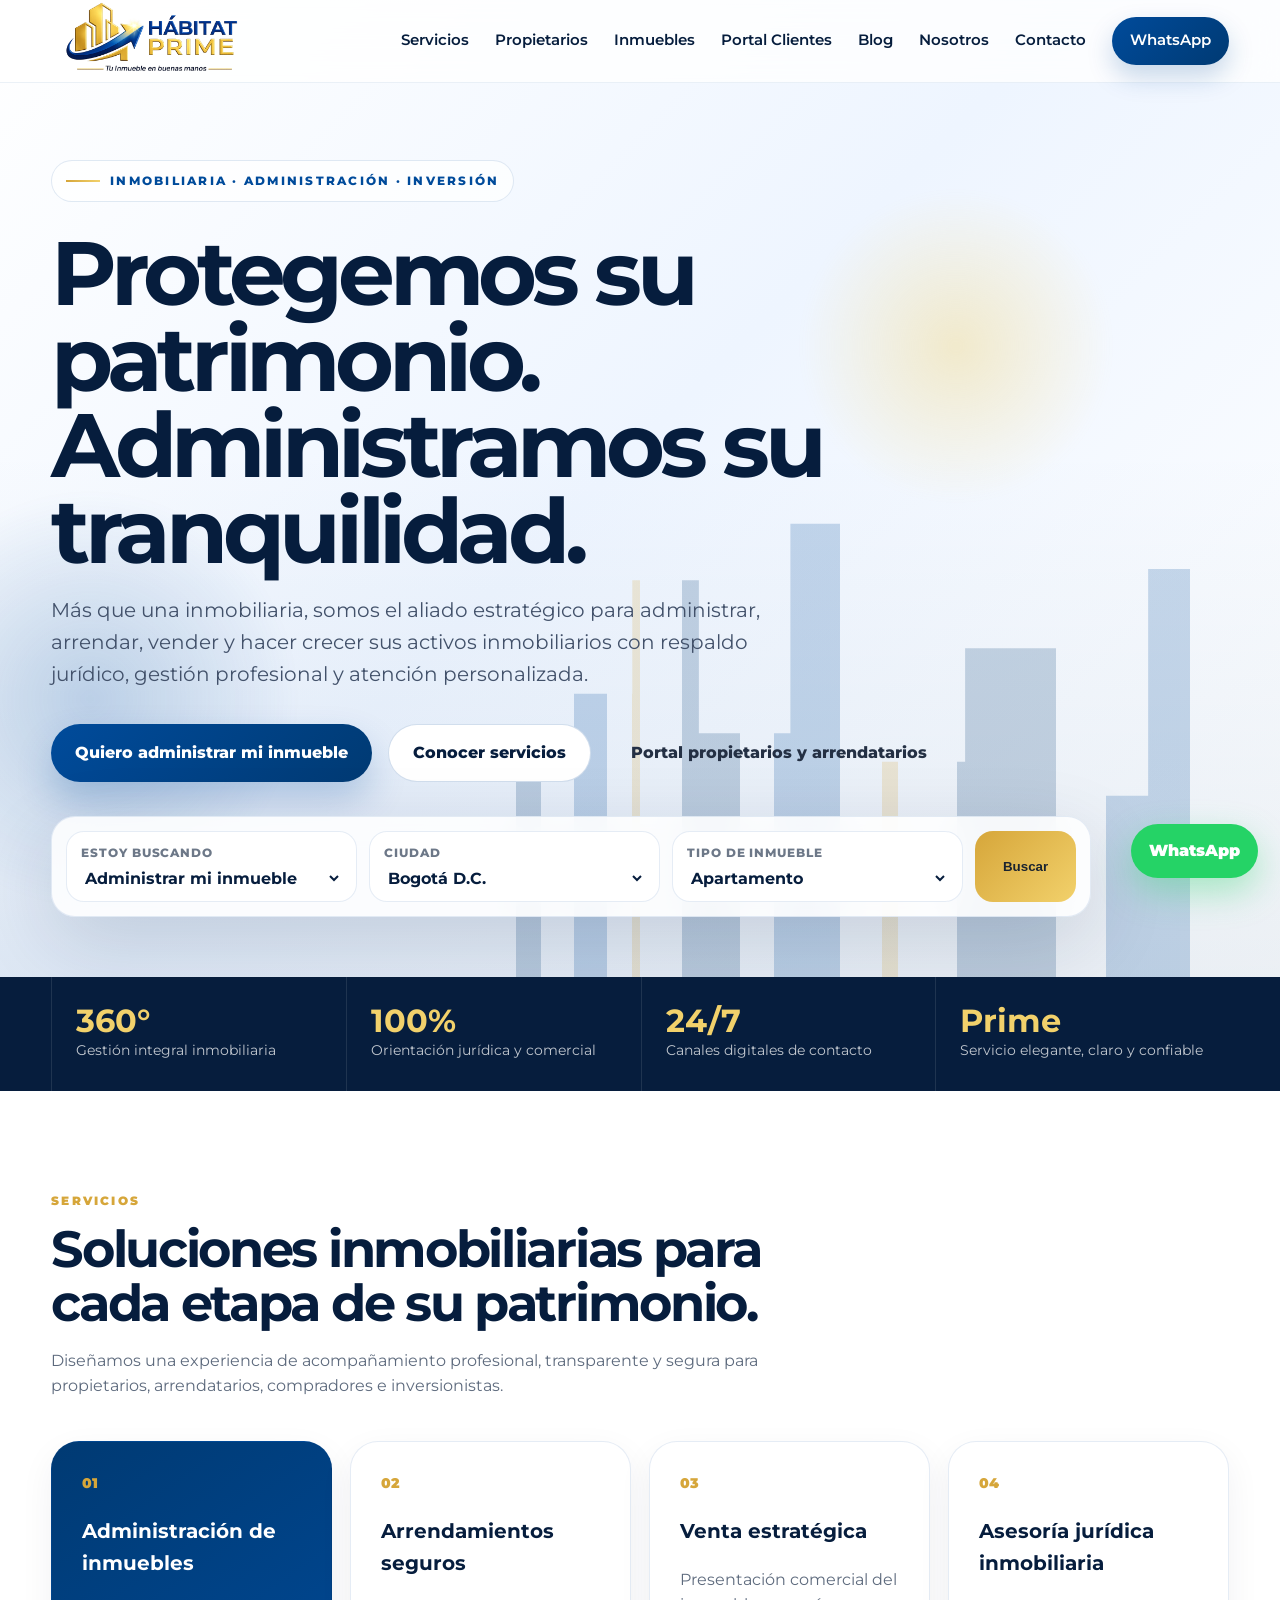
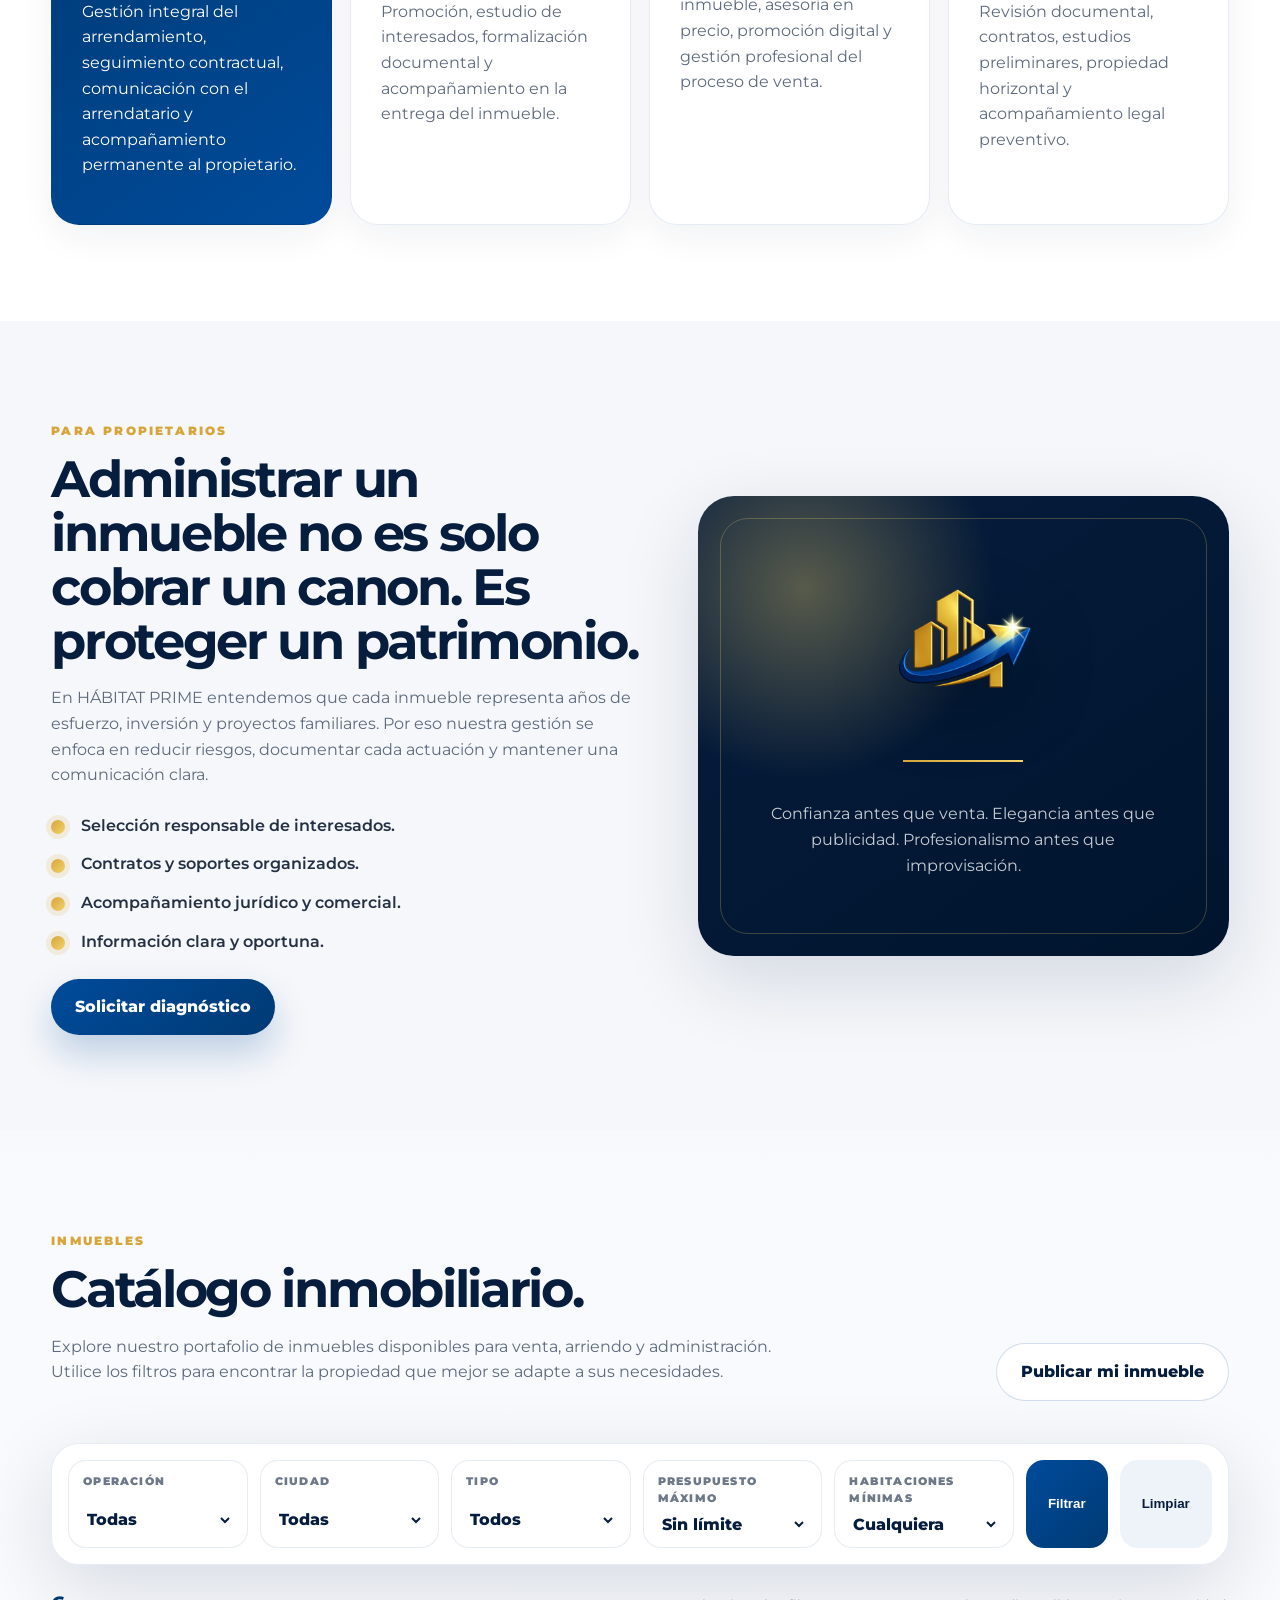
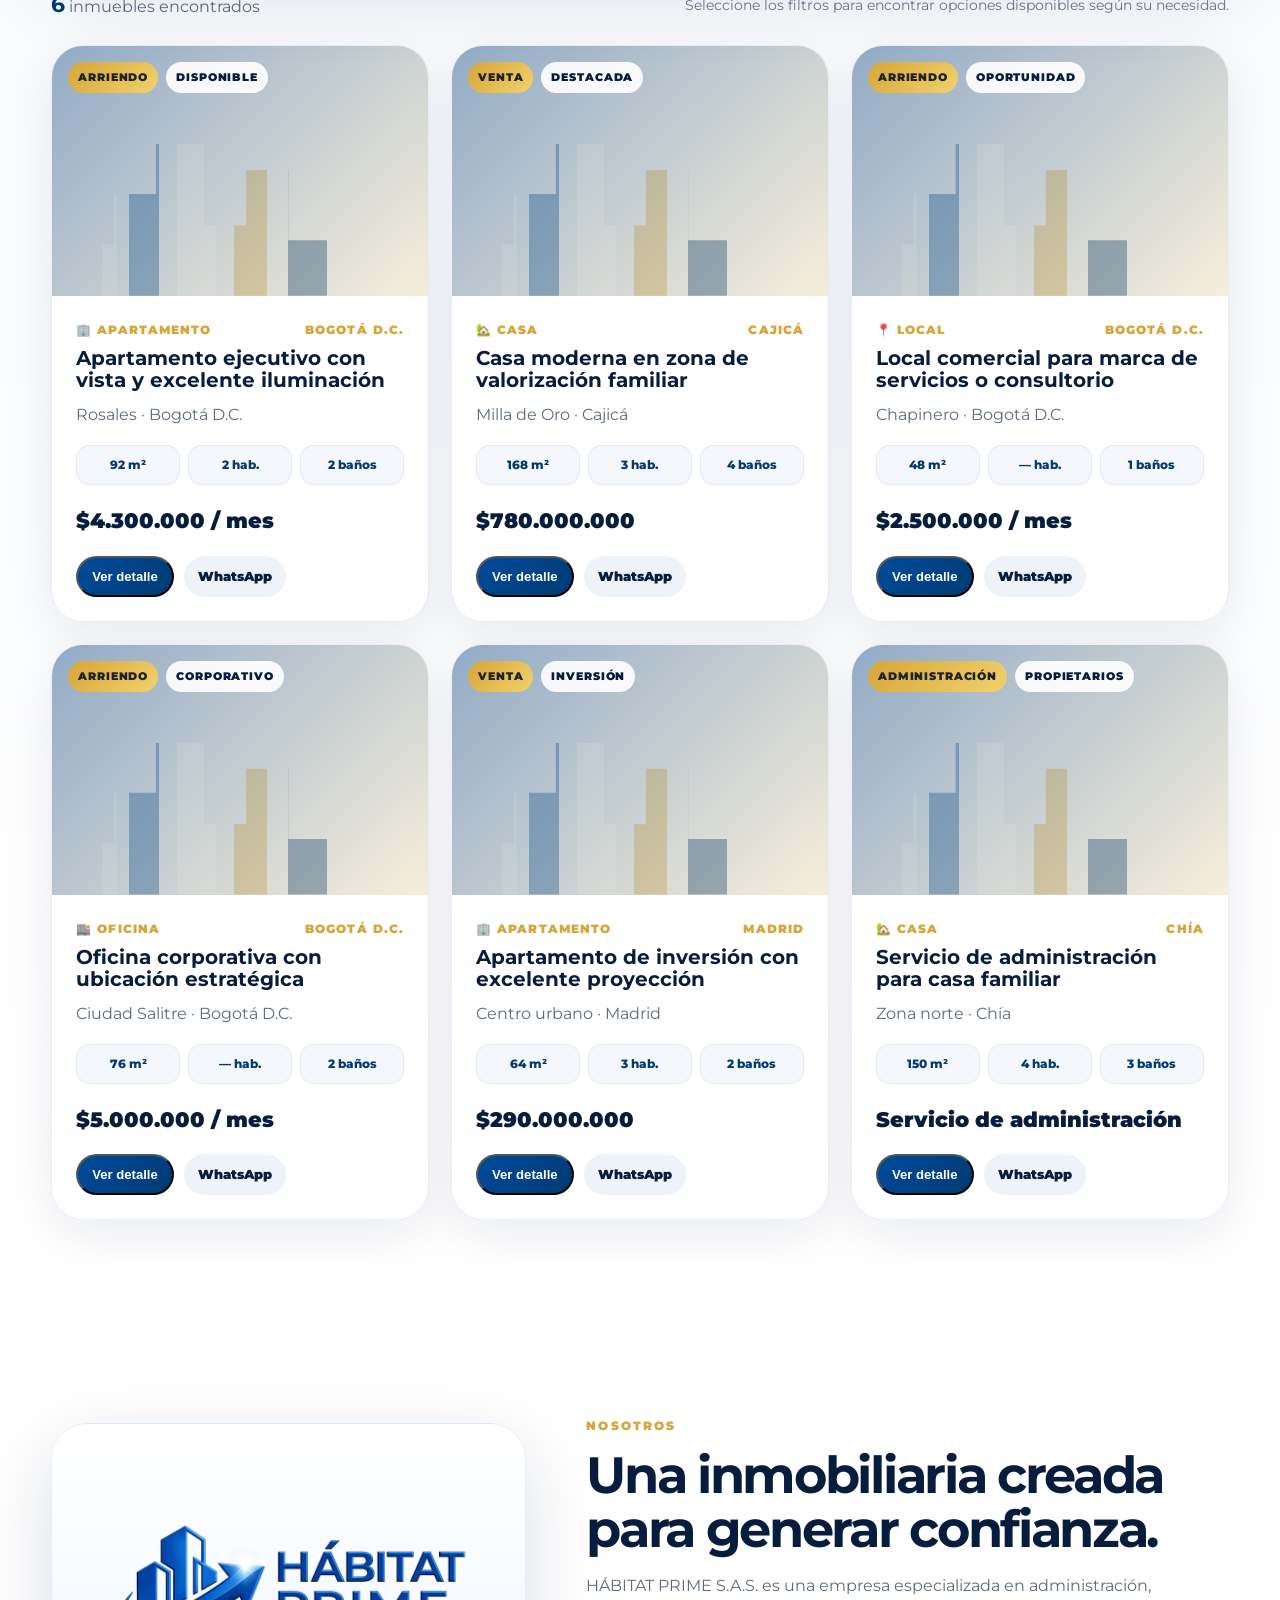
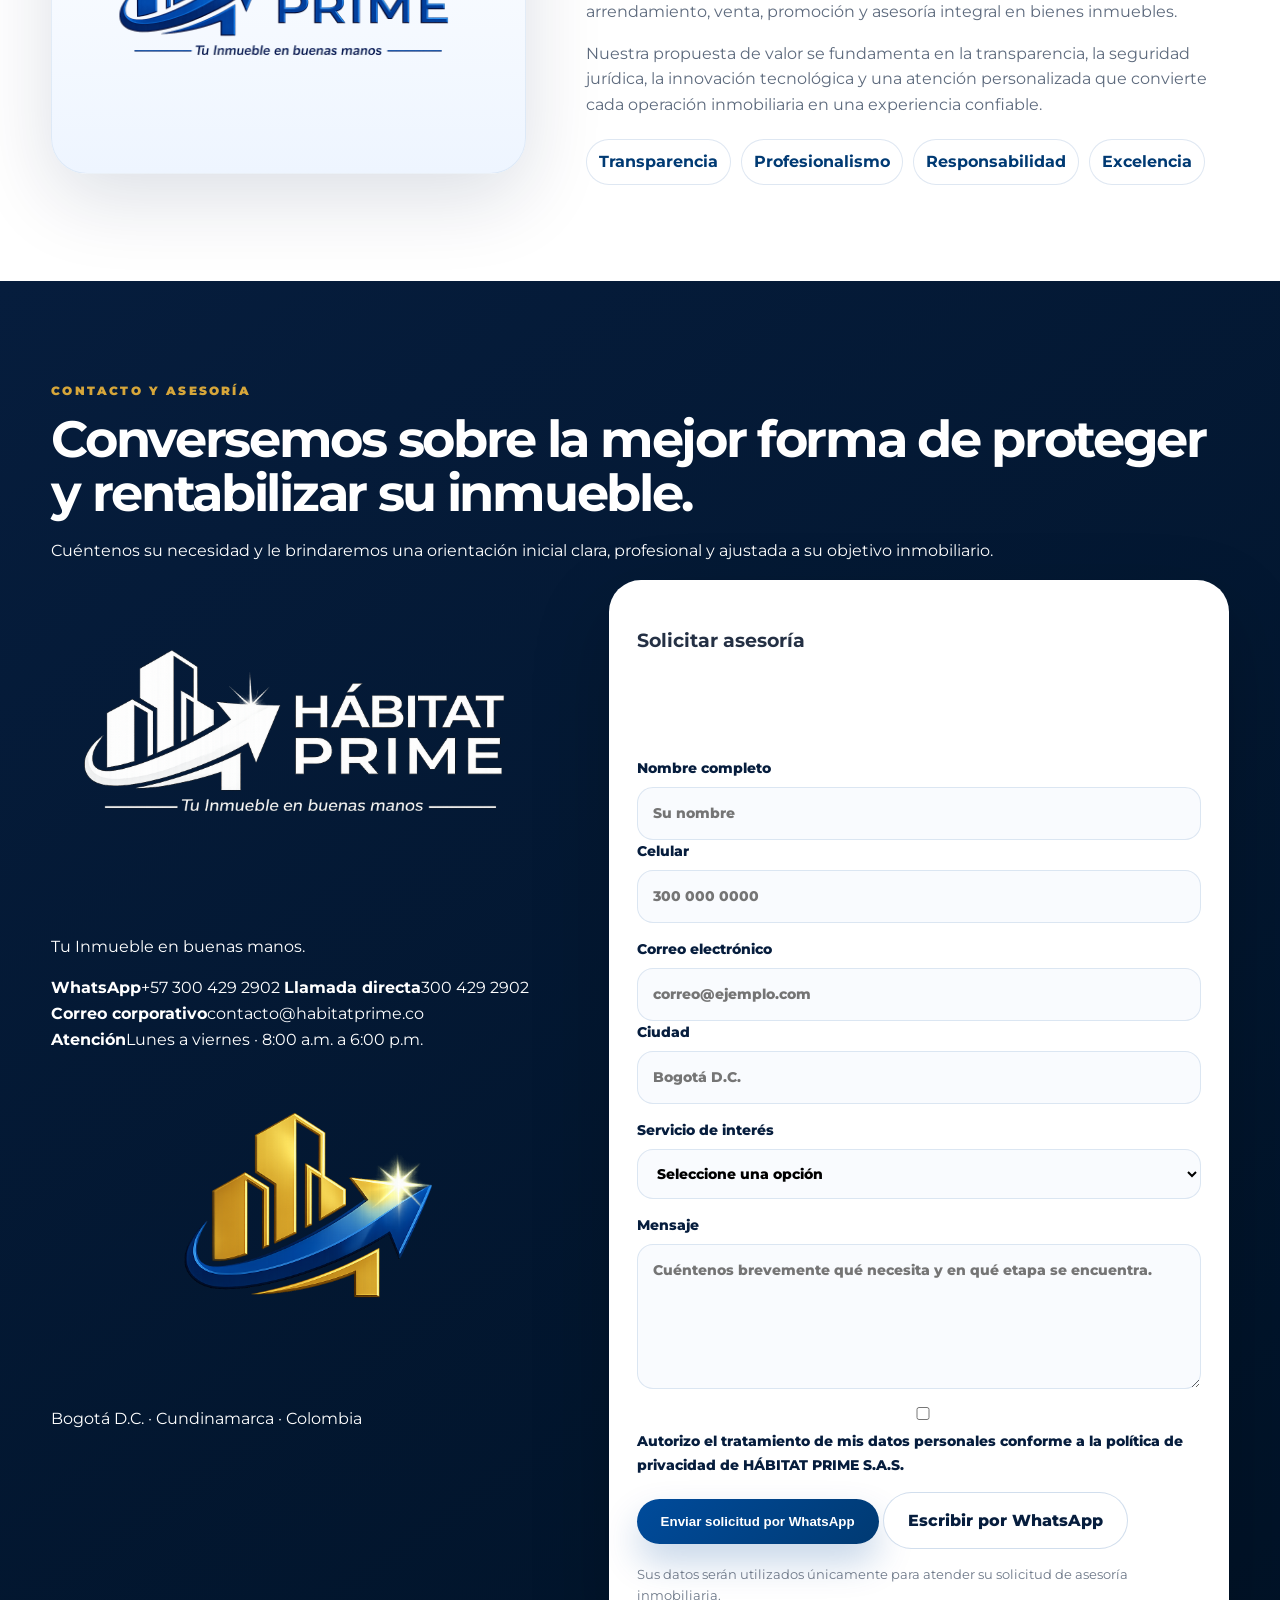
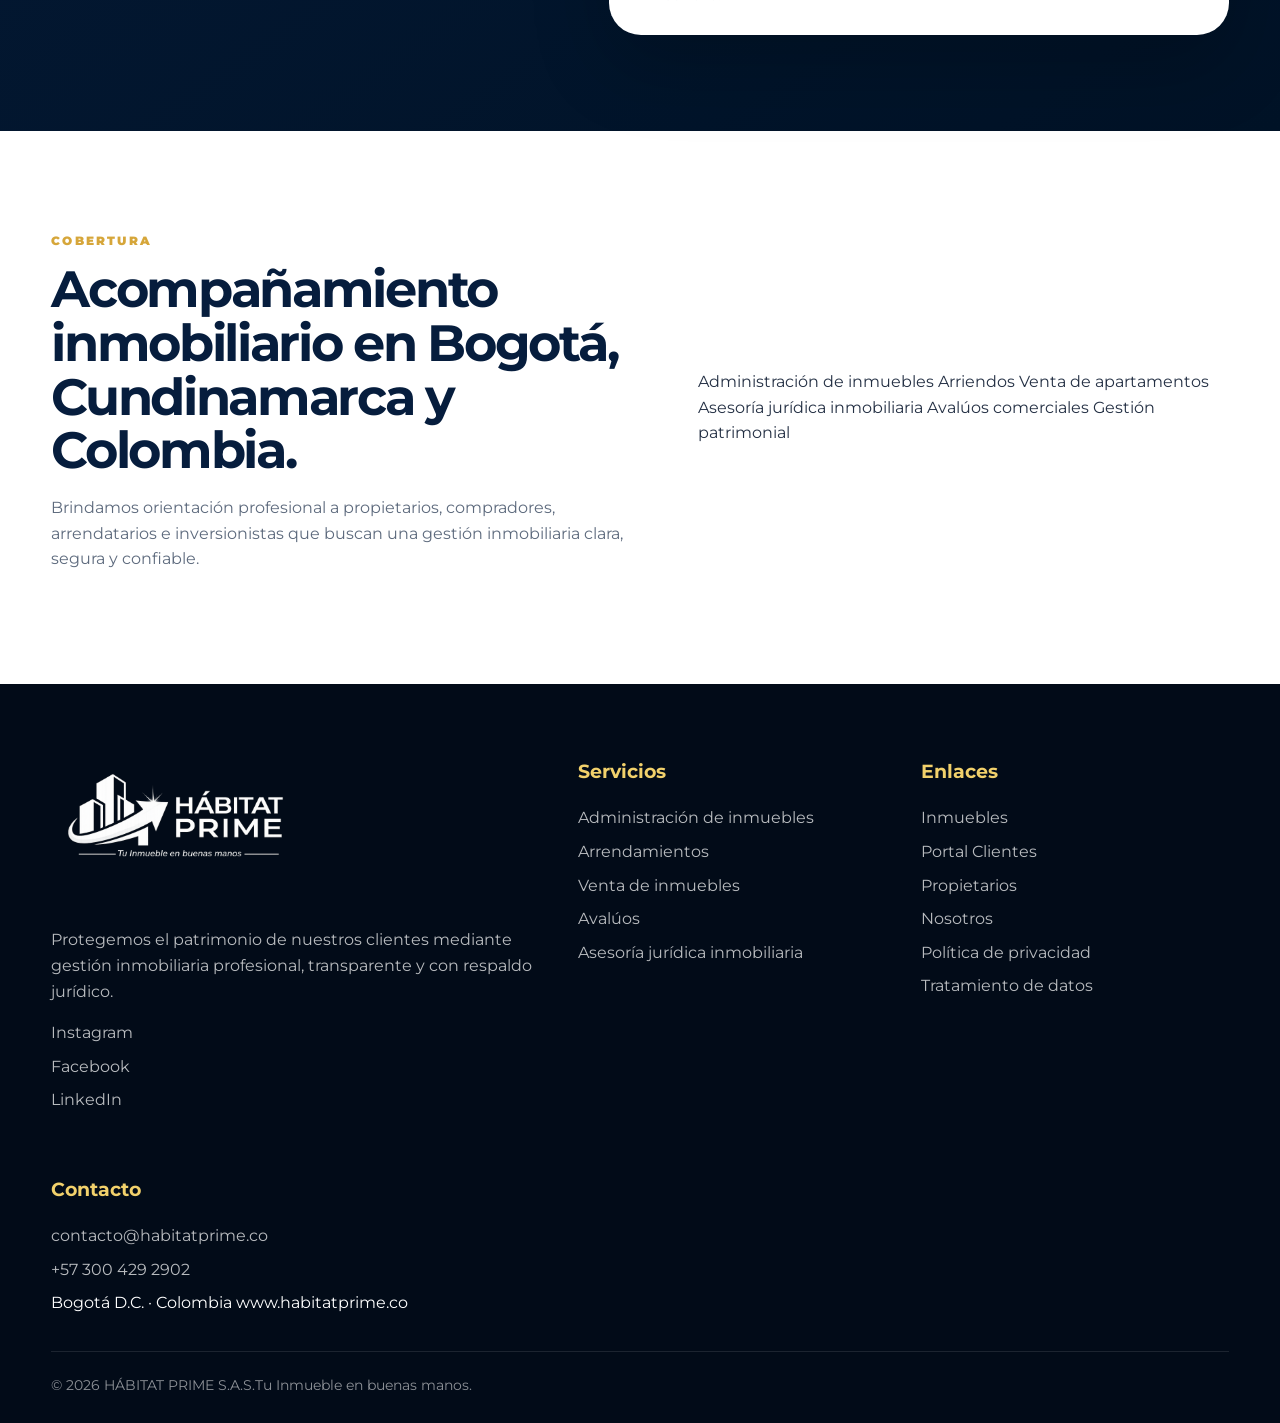
<file: index_habitatprime_v1_corregido.html>
<!doctype html>
<html lang="es-CO">
<head>
  <meta charset="utf-8" />
  <meta name="viewport" content="width=device-width, initial-scale=1" />

  <title>HÁBITAT PRIME S.A.S. | Tu Inmueble en buenas manos</title>
  <meta name="description" content="HÁBITAT PRIME S.A.S. administra, arrienda y vende inmuebles con respaldo jurídico, transparencia y acompañamiento profesional en Bogotá, Cundinamarca y Colombia." />
  <meta name="theme-color" content="#003A73" />
  <meta name="robots" content="index, follow" />
  <meta name="author" content="HÁBITAT PRIME S.A.S." />
  <meta name="keywords" content="inmobiliaria Bogotá, administración de inmuebles, arriendos Bogotá, venta de inmuebles, asesoría jurídica inmobiliaria, HÁBITAT PRIME" />
  <link rel="canonical" href="https://www.habitatprime.co/" />

  <meta property="og:title" content="HÁBITAT PRIME S.A.S. | Tu Inmueble en buenas manos" />
  <meta property="og:description" content="Soluciones inmobiliarias integrales para proteger, administrar y hacer crecer su patrimonio." />
  <meta property="og:type" content="website" />
  <meta property="og:url" content="https://www.habitatprime.co/" />
  <meta property="og:image" content="https://www.habitatprime.co/assets/img/logo-oficial.png" />
  <meta property="og:site_name" content="HÁBITAT PRIME S.A.S." />
  <meta property="og:locale" content="es_CO" />

  <meta name="twitter:card" content="summary_large_image" />
  <meta name="twitter:title" content="HÁBITAT PRIME S.A.S. | Tu Inmueble en buenas manos" />
  <meta name="twitter:description" content="Administración, arriendo y venta de inmuebles con respaldo jurídico y gestión profesional." />
  <meta name="twitter:image" content="https://www.habitatprime.co/assets/img/logo-oficial.png" />

  <link rel="icon" href="assets/img/isotipo.png" />
  <link rel="preconnect" href="https://fonts.googleapis.com" />
  <link rel="preconnect" href="https://fonts.gstatic.com" crossorigin />
  <link href="https://fonts.googleapis.com/css2?family=Montserrat:wght@400;500;600;700;800&display=swap" rel="stylesheet" />
  <link rel="stylesheet" href="assets/css/styles.css" />

  <script type="application/ld+json">
  {
    "@context": "https://schema.org",
    "@type": "RealEstateAgent",
    "name": "HÁBITAT PRIME S.A.S.",
    "url": "https://www.habitatprime.co/",
    "logo": "https://www.habitatprime.co/assets/img/logo-oficial.png",
    "email": "contacto@habitatprime.co",
    "telephone": "+573004292902",
    "slogan": "Tu Inmueble en buenas manos",
    "areaServed": ["Bogotá D.C.", "Cundinamarca", "Colombia"],
    "sameAs": []
  }
  </script>
</head>

<body>
  <a class="skip-link" href="#contenido">Saltar al contenido</a>

  <header class="site-header" id="top">
    <nav class="nav wrap" aria-label="Navegación principal">
      <a class="brand" href="#top" aria-label="HÁBITAT PRIME inicio">
        <img src="assets/img/logo-oficial.png" alt="HÁBITAT PRIME S.A.S." />
      </a>

      <button class="menu-toggle" type="button" aria-label="Abrir menú" aria-expanded="false">
        <span></span><span></span><span></span>
      </button>

      <div class="nav-links" data-menu>
        <a href="#servicios">Servicios</a>
        <a href="#propietarios">Propietarios</a>
        <a href="#inmuebles">Inmuebles</a>
        <a href="portal.html">Portal Clientes</a>
        <a href="blog.html">Blog</a>
        <a href="#nosotros">Nosotros</a>
        <a href="#contacto">Contacto</a>
        <a class="nav-cta" href="https://wa.me/573004292902?text=Hola%20H%C3%81BITAT%20PRIME%2C%20quiero%20recibir%20asesor%C3%ADa%20inmobiliaria." target="_blank" rel="noopener">WhatsApp</a>
      </div>
    </nav>
  </header>

  <main id="contenido">
    <section class="hero" aria-label="Portada HÁBITAT PRIME">
      <div class="hero-bg" aria-hidden="true">
        <div class="skyline"></div>
        <div class="orb orb-one"></div>
        <div class="orb orb-two"></div>
      </div>

      <div class="hero-content wrap">
        <div class="eyebrow"><span></span> Inmobiliaria · Administración · Inversión</div>
        <h1>Protegemos su patrimonio. Administramos su tranquilidad.</h1>
        <p>Más que una inmobiliaria, somos el aliado estratégico para administrar, arrendar, vender y hacer crecer sus activos inmobiliarios con respaldo jurídico, gestión profesional y atención personalizada.</p>

        <div class="hero-actions">
          <a class="btn btn-primary" href="https://wa.me/573004292902?text=Hola%20H%C3%81BITAT%20PRIME%2C%20quiero%20administrar%20mi%20inmueble." target="_blank" rel="noopener">Quiero administrar mi inmueble</a>
          <a class="btn btn-secondary" href="#servicios">Conocer servicios</a>
          <a class="btn btn-ghost" href="portal.html">Portal propietarios y arrendatarios</a>
        </div>

        <form class="search-card" aria-label="Buscador inicial de inmuebles" onsubmit="event.preventDefault(); window.location.hash='inmuebles';">
          <label>
            <span>Estoy buscando</span>
            <select>
              <option>Administrar mi inmueble</option>
              <option>Arrendar</option>
              <option>Comprar</option>
              <option>Vender</option>
            </select>
          </label>
          <label>
            <span>Ciudad</span>
            <select>
              <option>Bogotá D.C.</option>
              <option>Cundinamarca</option>
              <option>Otra ciudad</option>
            </select>
          </label>
          <label>
            <span>Tipo de inmueble</span>
            <select>
              <option>Apartamento</option>
              <option>Casa</option>
              <option>Local</option>
              <option>Oficina</option>
              <option>Bodega</option>
            </select>
          </label>
          <button type="submit">Buscar</button>
        </form>
      </div>
    </section>

    <section class="trust-band" aria-label="Indicadores de confianza">
      <div class="wrap trust-grid">
        <article><strong>360°</strong><span>Gestión integral inmobiliaria</span></article>
        <article><strong>100%</strong><span>Orientación jurídica y comercial</span></article>
        <article><strong>24/7</strong><span>Canales digitales de contacto</span></article>
        <article><strong>Prime</strong><span>Servicio elegante, claro y confiable</span></article>
      </div>
    </section>

    <section class="section services" id="servicios">
      <div class="wrap">
        <div class="section-head">
          <span class="section-kicker">Servicios</span>
          <h2>Soluciones inmobiliarias para cada etapa de su patrimonio.</h2>
          <p>Diseñamos una experiencia de acompañamiento profesional, transparente y segura para propietarios, arrendatarios, compradores e inversionistas.</p>
        </div>

        <div class="cards service-cards">
          <article class="card featured">
            <div class="icon">01</div>
            <h3>Administración de inmuebles</h3>
            <p>Gestión integral del arrendamiento, seguimiento contractual, comunicación con el arrendatario y acompañamiento permanente al propietario.</p>
          </article>
          <article class="card">
            <div class="icon">02</div>
            <h3>Arrendamientos seguros</h3>
            <p>Promoción, estudio de interesados, formalización documental y acompañamiento en la entrega del inmueble.</p>
          </article>
          <article class="card">
            <div class="icon">03</div>
            <h3>Venta estratégica</h3>
            <p>Presentación comercial del inmueble, asesoría en precio, promoción digital y gestión profesional del proceso de venta.</p>
          </article>
          <article class="card">
            <div class="icon">04</div>
            <h3>Asesoría jurídica inmobiliaria</h3>
            <p>Revisión documental, contratos, estudios preliminares, propiedad horizontal y acompañamiento legal preventivo.</p>
          </article>
        </div>
      </div>
    </section>

    <section class="section owners" id="propietarios">
      <div class="wrap split">
        <div>
          <span class="section-kicker">Para propietarios</span>
          <h2>Administrar un inmueble no es solo cobrar un canon. Es proteger un patrimonio.</h2>
          <p>En HÁBITAT PRIME entendemos que cada inmueble representa años de esfuerzo, inversión y proyectos familiares. Por eso nuestra gestión se enfoca en reducir riesgos, documentar cada actuación y mantener una comunicación clara.</p>
          <ul class="check-list">
            <li>Selección responsable de interesados.</li>
            <li>Contratos y soportes organizados.</li>
            <li>Acompañamiento jurídico y comercial.</li>
            <li>Información clara y oportuna.</li>
          </ul>
          <a class="btn btn-primary" href="https://wa.me/573004292902?text=Hola%20H%C3%81BITAT%20PRIME%2C%20tengo%20un%20inmueble%20y%20quiero%20conocer%20el%20servicio%20de%20administraci%C3%B3n." target="_blank" rel="noopener">Solicitar diagnóstico</a>
        </div>

        <div class="premium-panel" aria-hidden="true">
          <img src="assets/img/isotipo.png" alt="" />
          <div class="panel-line"></div>
          <p>Confianza antes que venta. Elegancia antes que publicidad. Profesionalismo antes que improvisación.</p>
        </div>
      </div>
    </section>

    <section class="section properties properties-v2" id="inmuebles">
      <div class="wrap">
        <div class="section-head property-head">
          <div>
            <span class="section-kicker">Inmuebles</span>
            <h2>Catálogo inmobiliario.</h2>
            <p>Explore nuestro portafolio de inmuebles disponibles para venta, arriendo y administración. Utilice los filtros para encontrar la propiedad que mejor se adapte a sus necesidades.</p>
          </div>
          <a class="btn btn-secondary" href="https://wa.me/573004292902?text=Hola%20H%C3%81BITAT%20PRIME%2C%20quiero%20publicar%20mi%20inmueble%20en%20la%20p%C3%A1gina%20web." target="_blank" rel="noopener">Publicar mi inmueble</a>
        </div>

        <form class="property-filter" id="propertyFilter" aria-label="Buscador profesional de inmuebles">
          <label>
            <span>Operación</span>
            <select name="operacion">
              <option value="">Todas</option>
              <option value="Arriendo">Arriendo</option>
              <option value="Venta">Venta</option>
              <option value="Administración">Administración</option>
            </select>
          </label>
          <label>
            <span>Ciudad</span>
            <select name="ciudad">
              <option value="">Todas</option>
              <option value="Bogotá D.C.">Bogotá D.C.</option>
              <option value="Cajicá">Cajicá</option>
              <option value="Chía">Chía</option>
              <option value="Madrid">Madrid</option>
            </select>
          </label>
          <label>
            <span>Tipo</span>
            <select name="tipo">
              <option value="">Todos</option>
              <option value="Apartamento">Apartamento</option>
              <option value="Casa">Casa</option>
              <option value="Local">Local</option>
              <option value="Oficina">Oficina</option>
            </select>
          </label>
          <label>
            <span>Presupuesto máximo</span>
            <select name="precio">
              <option value="">Sin límite</option>
              <option value="2500000">Hasta $2.500.000</option>
              <option value="5000000">Hasta $5.000.000</option>
              <option value="400000000">Hasta $400.000.000</option>
              <option value="800000000">Hasta $800.000.000</option>
            </select>
          </label>
          <label>
            <span>Habitaciones mínimas</span>
            <select name="habitaciones">
              <option value="">Cualquiera</option>
              <option value="1">1+</option>
              <option value="2">2+</option>
              <option value="3">3+</option>
              <option value="4">4+</option>
            </select>
          </label>
          <button type="submit">Filtrar</button>
          <button type="button" class="filter-clear" id="clearFilters">Limpiar</button>
        </form>

        <div class="property-tools">
          <p><strong id="propertyCount">0</strong> inmuebles encontrados</p>
          <div class="view-note">Seleccione los filtros para encontrar opciones disponibles según su necesidad.</div>
        </div>

        <div class="property-grid property-grid-v2" id="propertyGrid" aria-live="polite"></div>

        <div class="empty-state" id="emptyState" hidden>
          <img src="assets/img/isotipo.png" alt="" />
          <h3>No encontramos inmuebles con esos filtros.</h3>
          <p>Podemos ayudarle a buscar una opción a la medida o recibir su inmueble para administración, arriendo o venta.</p>
          <a class="btn btn-primary" href="https://wa.me/573004292902?text=Hola%20H%C3%81BITAT%20PRIME%2C%20no%20encontr%C3%A9%20el%20inmueble%20que%20busco%20en%20la%20web.%20Quiero%20asesor%C3%ADa." target="_blank" rel="noopener">Recibir asesoría</a>
        </div>
      </div>
    </section>

    <dialog class="property-modal" id="propertyModal" aria-label="Detalle del inmueble">
      <button class="modal-close" type="button" data-close-modal aria-label="Cerrar detalle">×</button>
      <div class="modal-content" id="modalContent"></div>
    </dialog>

    <section class="section about" id="nosotros">
      <div class="wrap split reverse">
        <div class="about-card">
          <img src="assets/img/logo-azul.png" alt="HÁBITAT PRIME" />
        </div>
        <div>
          <span class="section-kicker">Nosotros</span>
          <h2>Una inmobiliaria creada para generar confianza.</h2>
          <p>HÁBITAT PRIME S.A.S. es una empresa especializada en administración, arrendamiento, venta, promoción y asesoría integral en bienes inmuebles.</p>
          <p>Nuestra propuesta de valor se fundamenta en la transparencia, la seguridad jurídica, la innovación tecnológica y una atención personalizada que convierte cada operación inmobiliaria en una experiencia confiable.</p>
          <div class="values">
            <span>Transparencia</span><span>Profesionalismo</span><span>Responsabilidad</span><span>Excelencia</span>
          </div>
        </div>
      </div>
    </section>

    <section class="section contact contact-premium" id="contacto">
      <div class="wrap contact-intro">
        <span class="section-kicker">Contacto y asesoría</span>
        <h2>Conversemos sobre la mejor forma de proteger y rentabilizar su inmueble.</h2>
        <p>Cuéntenos su necesidad y le brindaremos una orientación inicial clara, profesional y ajustada a su objetivo inmobiliario.</p>
      </div>

      <div class="wrap contact-grid contact-grid-v3">
        <aside class="contact-panel" aria-label="Datos de contacto HÁBITAT PRIME">
          <div class="contact-logo-card">
            <img src="assets/img/logo-blanco.png" alt="HÁBITAT PRIME S.A.S." />
            <p>Tu Inmueble en buenas manos.</p>
          </div>

          <div class="contact-methods">
            <a class="method" href="https://wa.me/573004292902?text=Hola%20H%C3%81BITAT%20PRIME%2C%20quiero%20recibir%20asesor%C3%ADa%20inmobiliaria." target="_blank" rel="noopener">
              <strong>WhatsApp</strong><span>+57 300 429 2902</span>
            </a>
            <a class="method" href="tel:+573004292902">
              <strong>Llamada directa</strong><span>300 429 2902</span>
            </a>
            <a class="method" href="mailto:contacto@habitatprime.co">
              <strong>Correo corporativo</strong><span>contacto@habitatprime.co</span>
            </a>
            <div class="method">
              <strong>Atención</strong><span>Lunes a viernes · 8:00 a.m. a 6:00 p.m.</span>
            </div>
          </div>

          <div class="map-card" role="img" aria-label="Cobertura en Bogotá y Cundinamarca">
            <div class="map-pin"><img src="assets/img/isotipo.png" alt="" /></div>
            <div class="map-lines"></div>
            <p>Bogotá D.C. · Cundinamarca · Colombia</p>
          </div>
        </aside>

        <form class="contact-form lead-form" id="leadFormWhatsApp">
          <div class="form-head">
            <h3>Solicitar asesoría</h3>
            <p>Complete sus datos y prepararemos una orientación inicial sobre su necesidad inmobiliaria.</p>
          </div>

          <div class="form-row">
            <label>Nombre completo<input type="text" name="nombre" placeholder="Su nombre" required></label>
            <label>Celular<input type="tel" name="celular" placeholder="300 000 0000" required></label>
          </div>

          <div class="form-row">
            <label>Correo electrónico<input type="email" name="correo" placeholder="correo@ejemplo.com" required></label>
            <label>Ciudad<input type="text" name="ciudad" placeholder="Bogotá D.C." required></label>
          </div>

          <label>Servicio de interés
            <select name="servicio" required>
              <option value="">Seleccione una opción</option>
              <option>Administración de inmueble</option>
              <option>Arrendamiento</option>
              <option>Venta de inmueble</option>
              <option>Compra de inmueble</option>
              <option>Avalúo comercial</option>
              <option>Asesoría jurídica inmobiliaria</option>
            </select>
          </label>

          <label>Mensaje<textarea name="mensaje" rows="5" placeholder="Cuéntenos brevemente qué necesita y en qué etapa se encuentra."></textarea></label>

          <label class="check-line"><input type="checkbox" required> Autorizo el tratamiento de mis datos personales conforme a la política de privacidad de HÁBITAT PRIME S.A.S.</label>

          <div class="form-actions">
            <button class="btn btn-primary" type="submit">Enviar solicitud por WhatsApp</button>
            <a class="btn btn-secondary" href="https://wa.me/573004292902?text=Hola%20H%C3%81BITAT%20PRIME%2C%20quiero%20solicitar%20asesor%C3%ADa%20sobre%20un%20inmueble." target="_blank" rel="noopener">Escribir por WhatsApp</a>
          </div>

          <small>Sus datos serán utilizados únicamente para atender su solicitud de asesoría inmobiliaria.</small>
        </form>
      </div>
    </section>

    <section class="section coverage" id="cobertura">
      <div class="wrap split">
        <div>
          <span class="section-kicker">Cobertura</span>
          <h2>Acompañamiento inmobiliario en Bogotá, Cundinamarca y Colombia.</h2>
          <p>Brindamos orientación profesional a propietarios, compradores, arrendatarios e inversionistas que buscan una gestión inmobiliaria clara, segura y confiable.</p>
        </div>
        <div class="seo-tags" aria-label="Especialidades inmobiliarias">
          <span>Administración de inmuebles</span>
          <span>Arriendos</span>
          <span>Venta de apartamentos</span>
          <span>Asesoría jurídica inmobiliaria</span>
          <span>Avalúos comerciales</span>
          <span>Gestión patrimonial</span>
        </div>
      </div>
    </section>
  </main>

  <footer class="footer footer-premium">
    <div class="wrap footer-grid footer-grid-v3">
      <div class="footer-brand">
        <img src="assets/img/logo-blanco.png" alt="HÁBITAT PRIME" />
        <p>Protegemos el patrimonio de nuestros clientes mediante gestión inmobiliaria profesional, transparente y con respaldo jurídico.</p>
        <div class="footer-social"><a href="#">Instagram</a><a href="#">Facebook</a><a href="#">LinkedIn</a></div>
      </div>

      <div>
        <h3>Servicios</h3>
        <a href="#servicios">Administración de inmuebles</a>
        <a href="#servicios">Arrendamientos</a>
        <a href="#servicios">Venta de inmuebles</a>
        <a href="#servicios">Avalúos</a>
        <a href="#servicios">Asesoría jurídica inmobiliaria</a>
      </div>

      <div>
        <h3>Enlaces</h3>
        <a href="#inmuebles">Inmuebles</a>
        <a href="portal.html">Portal Clientes</a>
        <a href="#propietarios">Propietarios</a>
        <a href="#nosotros">Nosotros</a>
        <a href="politica-privacidad.html">Política de privacidad</a>
        <a href="tratamiento-datos.html">Tratamiento de datos</a>
      </div>

      <div>
        <h3>Contacto</h3>
        <a href="mailto:contacto@habitatprime.co">contacto@habitatprime.co</a>
        <a href="tel:+573004292902">+57 300 429 2902</a>
        <span>Bogotá D.C. · Colombia</span>
        <span>www.habitatprime.co</span>
      </div>
    </div>

    <div class="wrap footer-bottom"><span>© <span id="year"></span> HÁBITAT PRIME S.A.S.</span><span>Tu Inmueble en buenas manos.</span></div>
  </footer>

  <a class="whatsapp-float" href="https://wa.me/573004292902?text=Hola%20H%C3%81BITAT%20PRIME%2C%20quiero%20recibir%20asesor%C3%ADa." target="_blank" rel="noopener" aria-label="Escribir por WhatsApp">WhatsApp</a>

  <script src="assets/js/main.js"></script>
  <script>
    (function () {
      const form = document.getElementById('leadFormWhatsApp');
      if (!form) return;

      form.addEventListener('submit', function (event) {
        event.preventDefault();

        const datos = new FormData(form);
        const nombre = (datos.get('nombre') || '').toString().trim();
        const celular = (datos.get('celular') || '').toString().trim();
        const correo = (datos.get('correo') || '').toString().trim();
        const ciudad = (datos.get('ciudad') || '').toString().trim();
        const servicio = (datos.get('servicio') || '').toString().trim();
        const mensaje = (datos.get('mensaje') || '').toString().trim();

        const texto = [
          'Hola, HÁBITAT PRIME.',
          '',
          'Quiero solicitar asesoría inmobiliaria.',
          '',
          'Nombre: ' + nombre,
          'Celular: ' + celular,
          'Correo: ' + correo,
          'Ciudad: ' + ciudad,
          'Servicio de interés: ' + servicio,
          'Mensaje: ' + (mensaje || 'No especificado')
        ].join('\n');

        const url = 'https://wa.me/573004292902?text=' + encodeURIComponent(texto);
        window.open(url, '_blank', 'noopener');
      });
    })();
  </script>
</body>
</html>
</file>
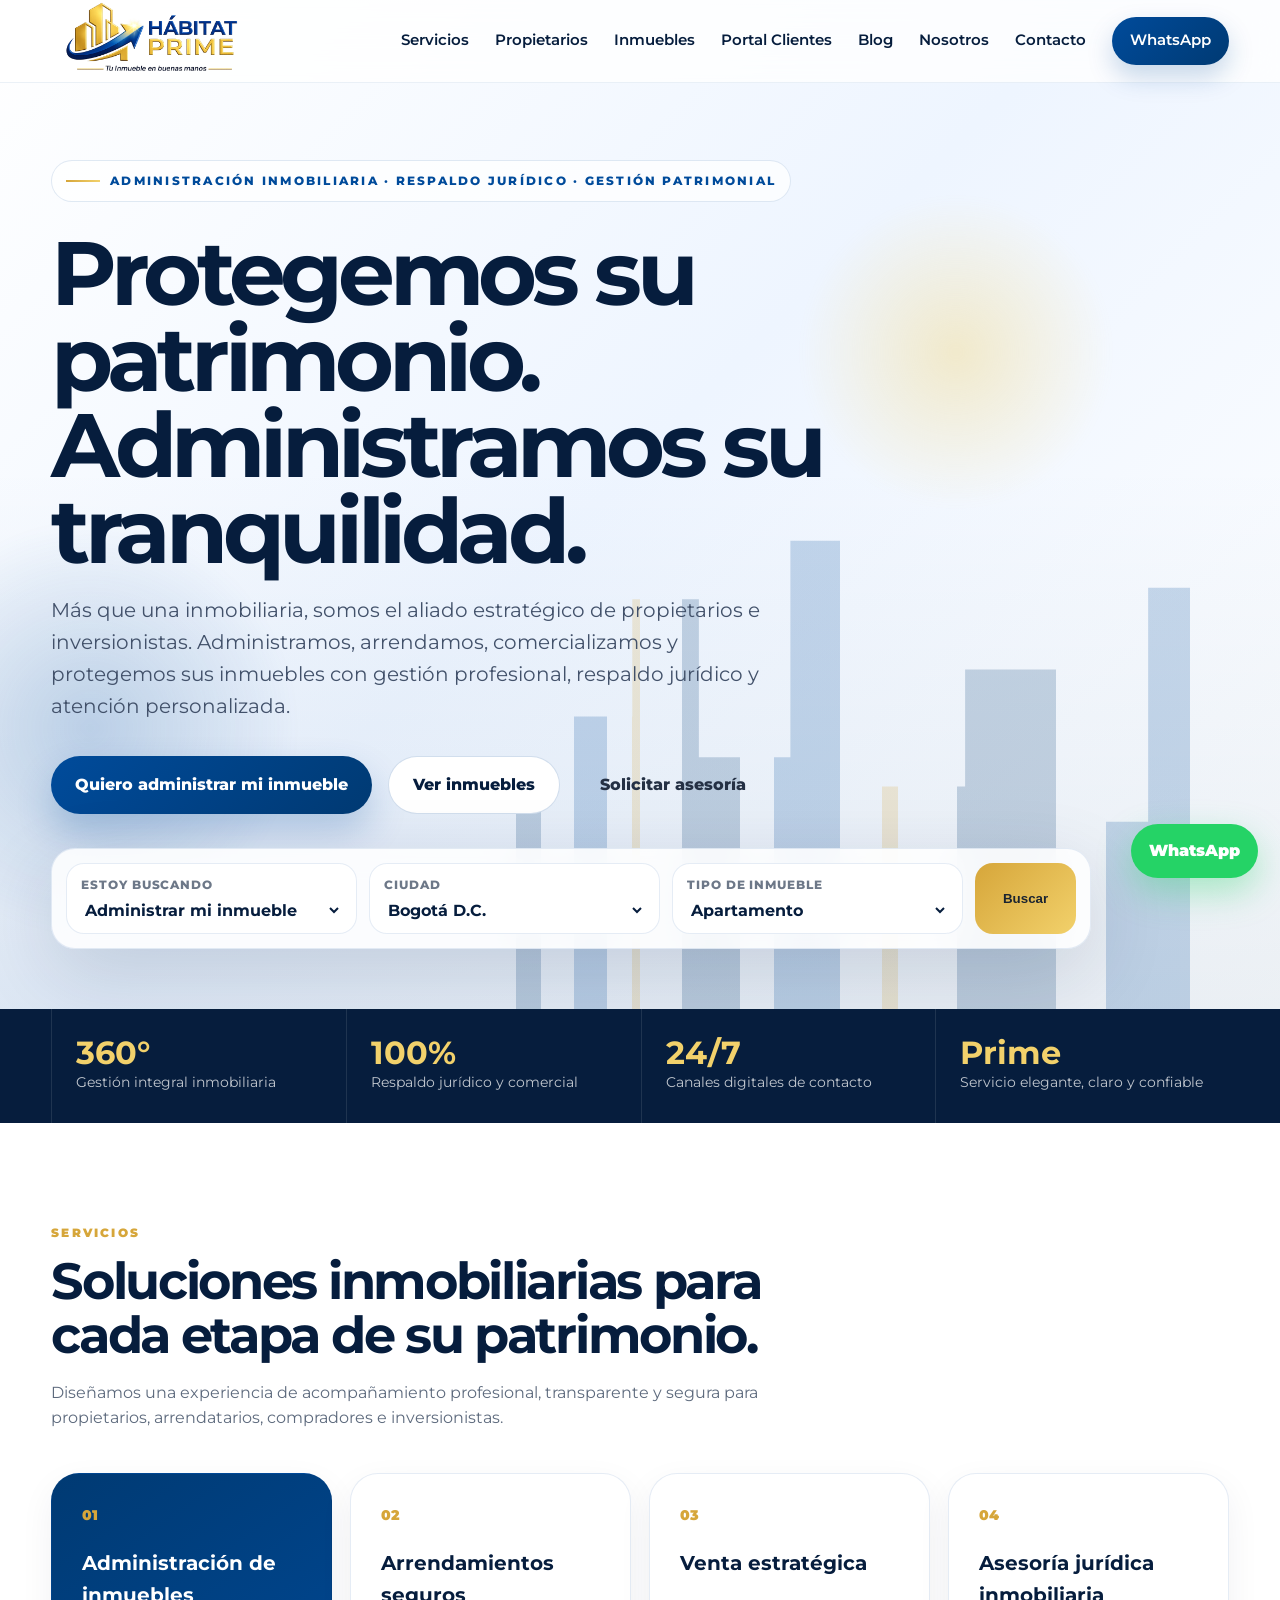
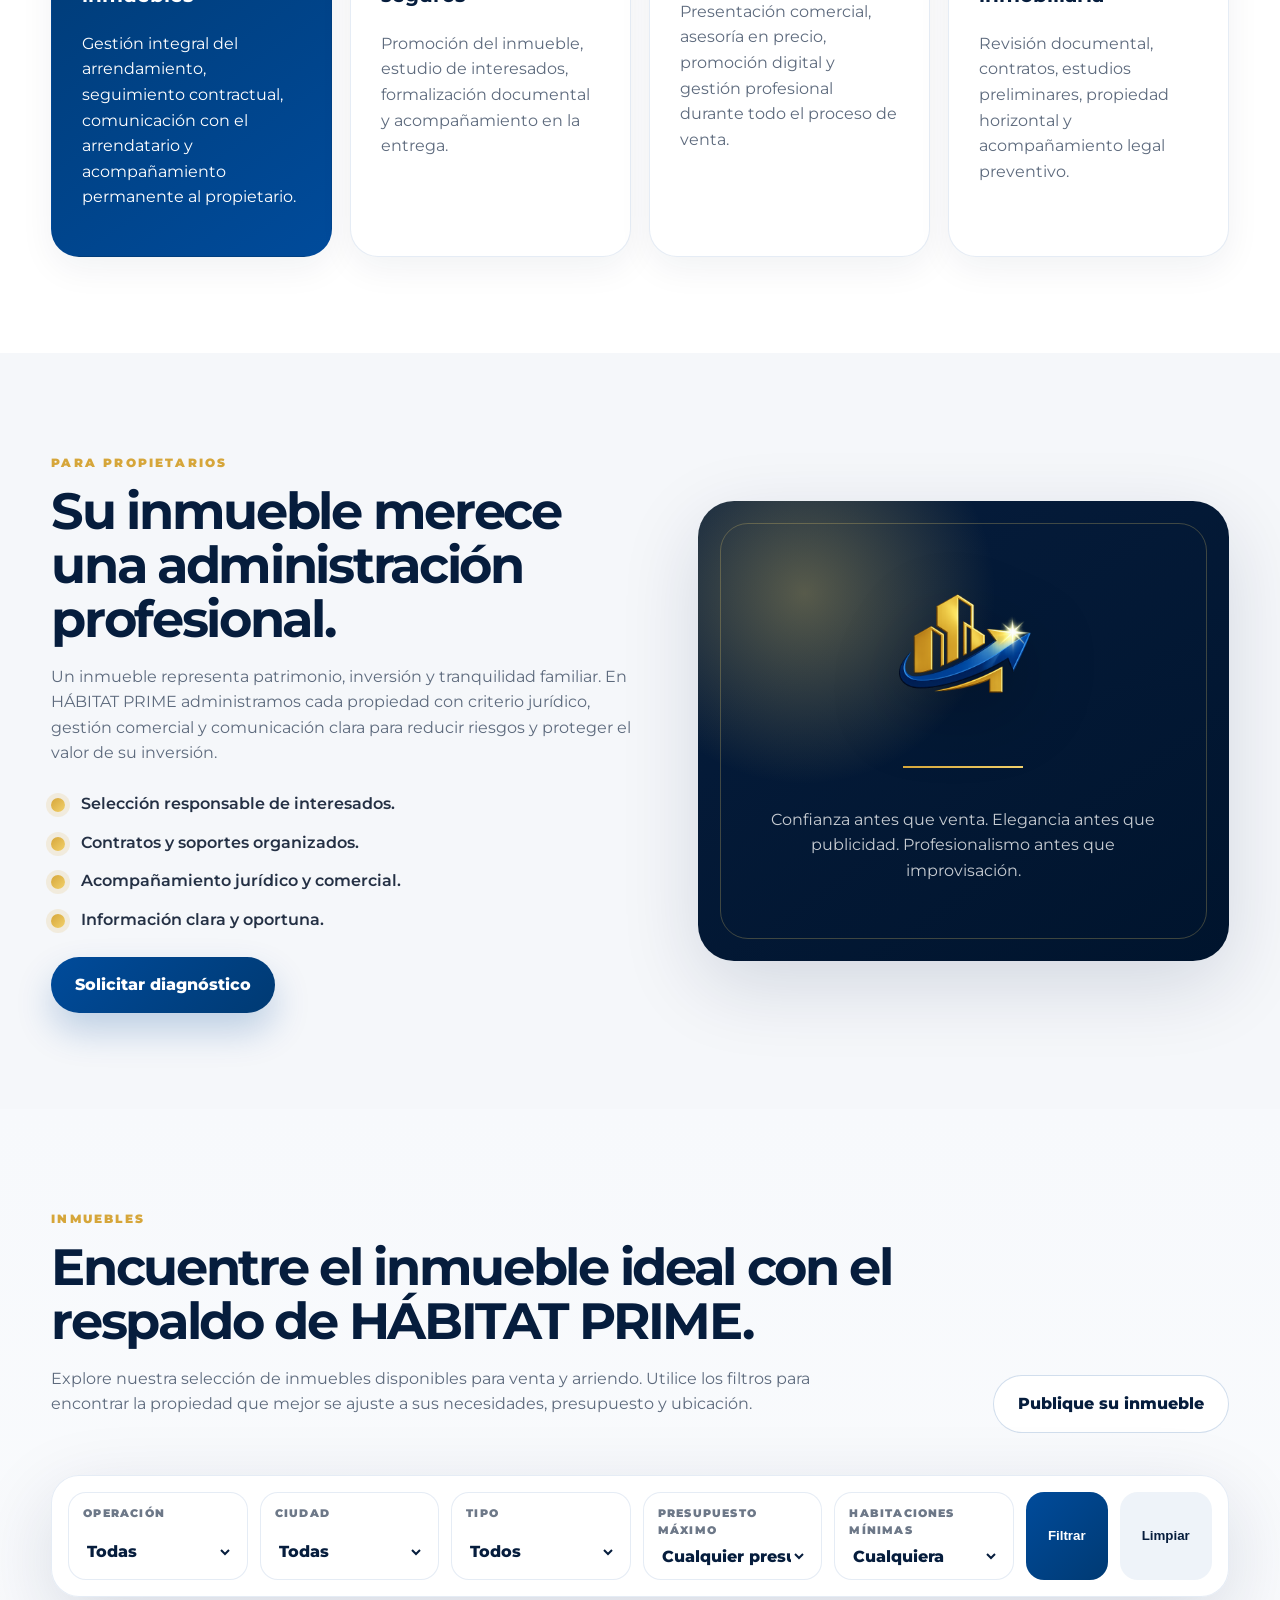
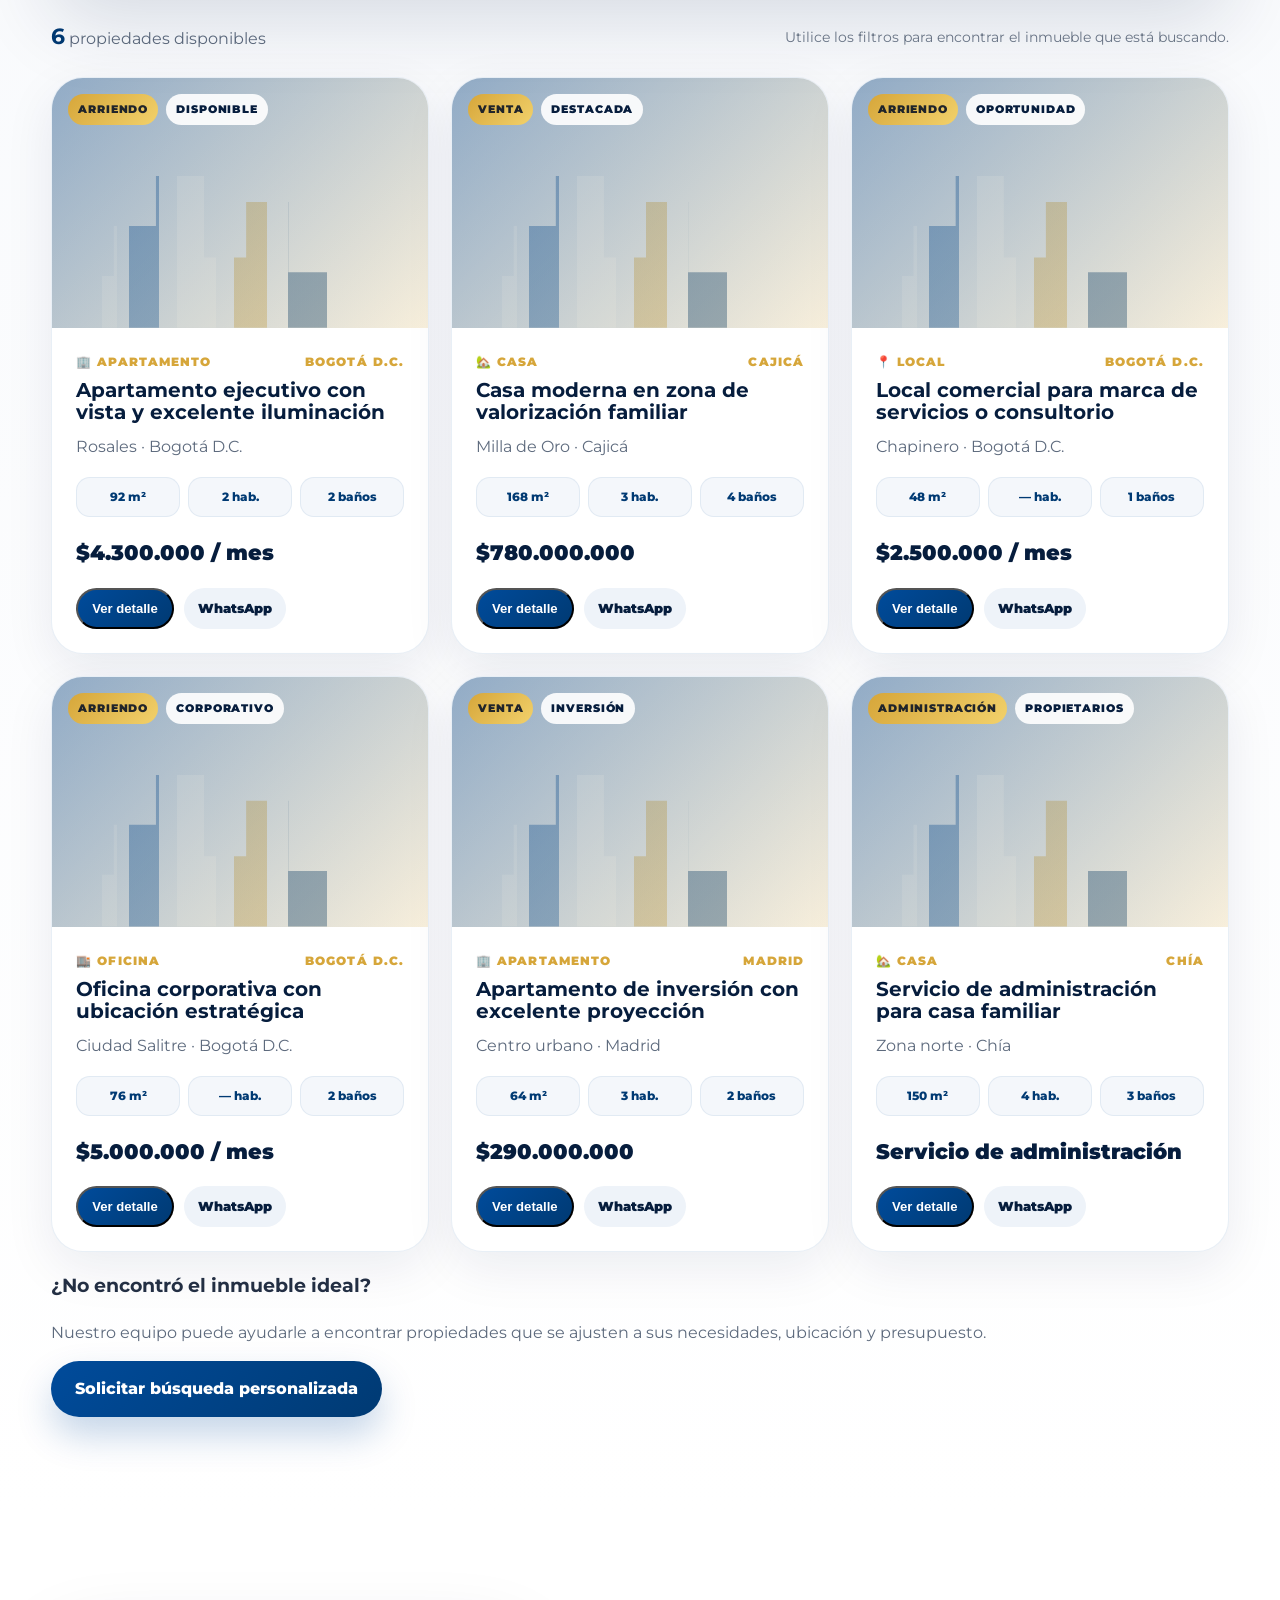
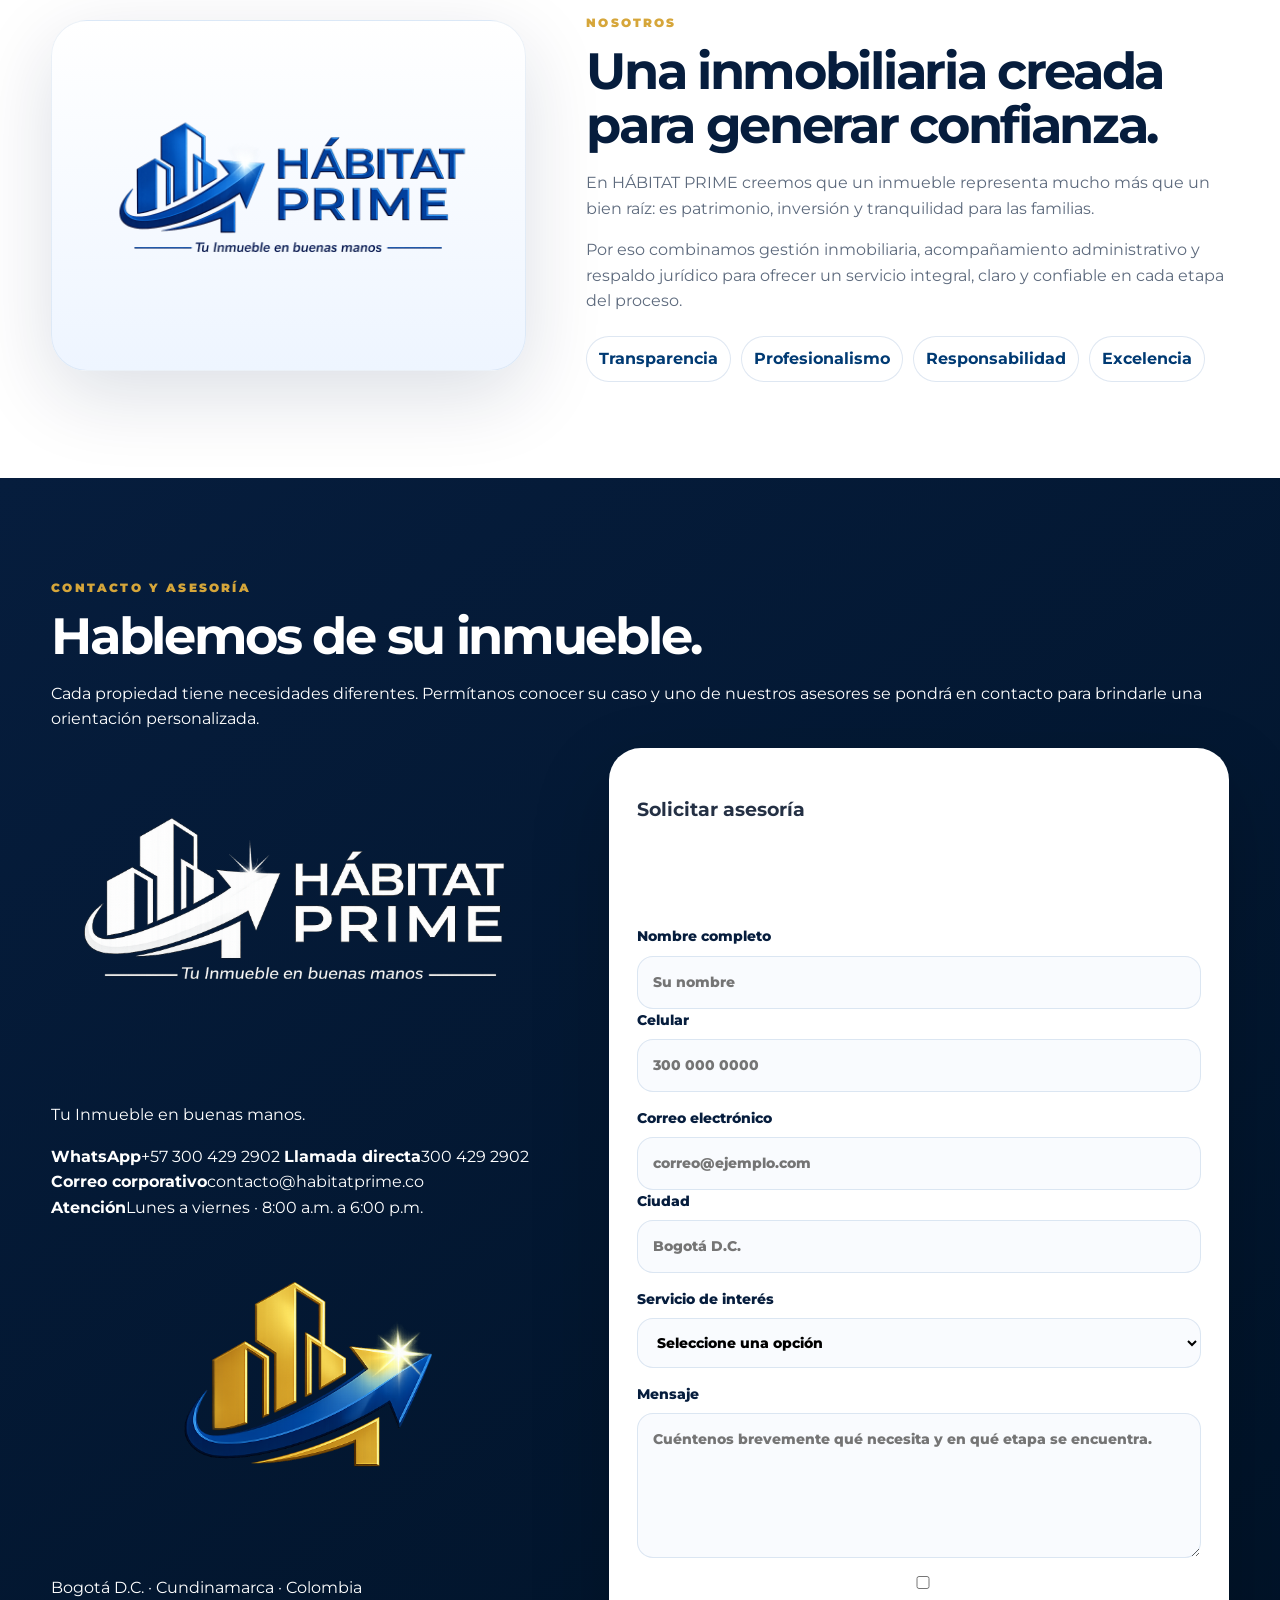
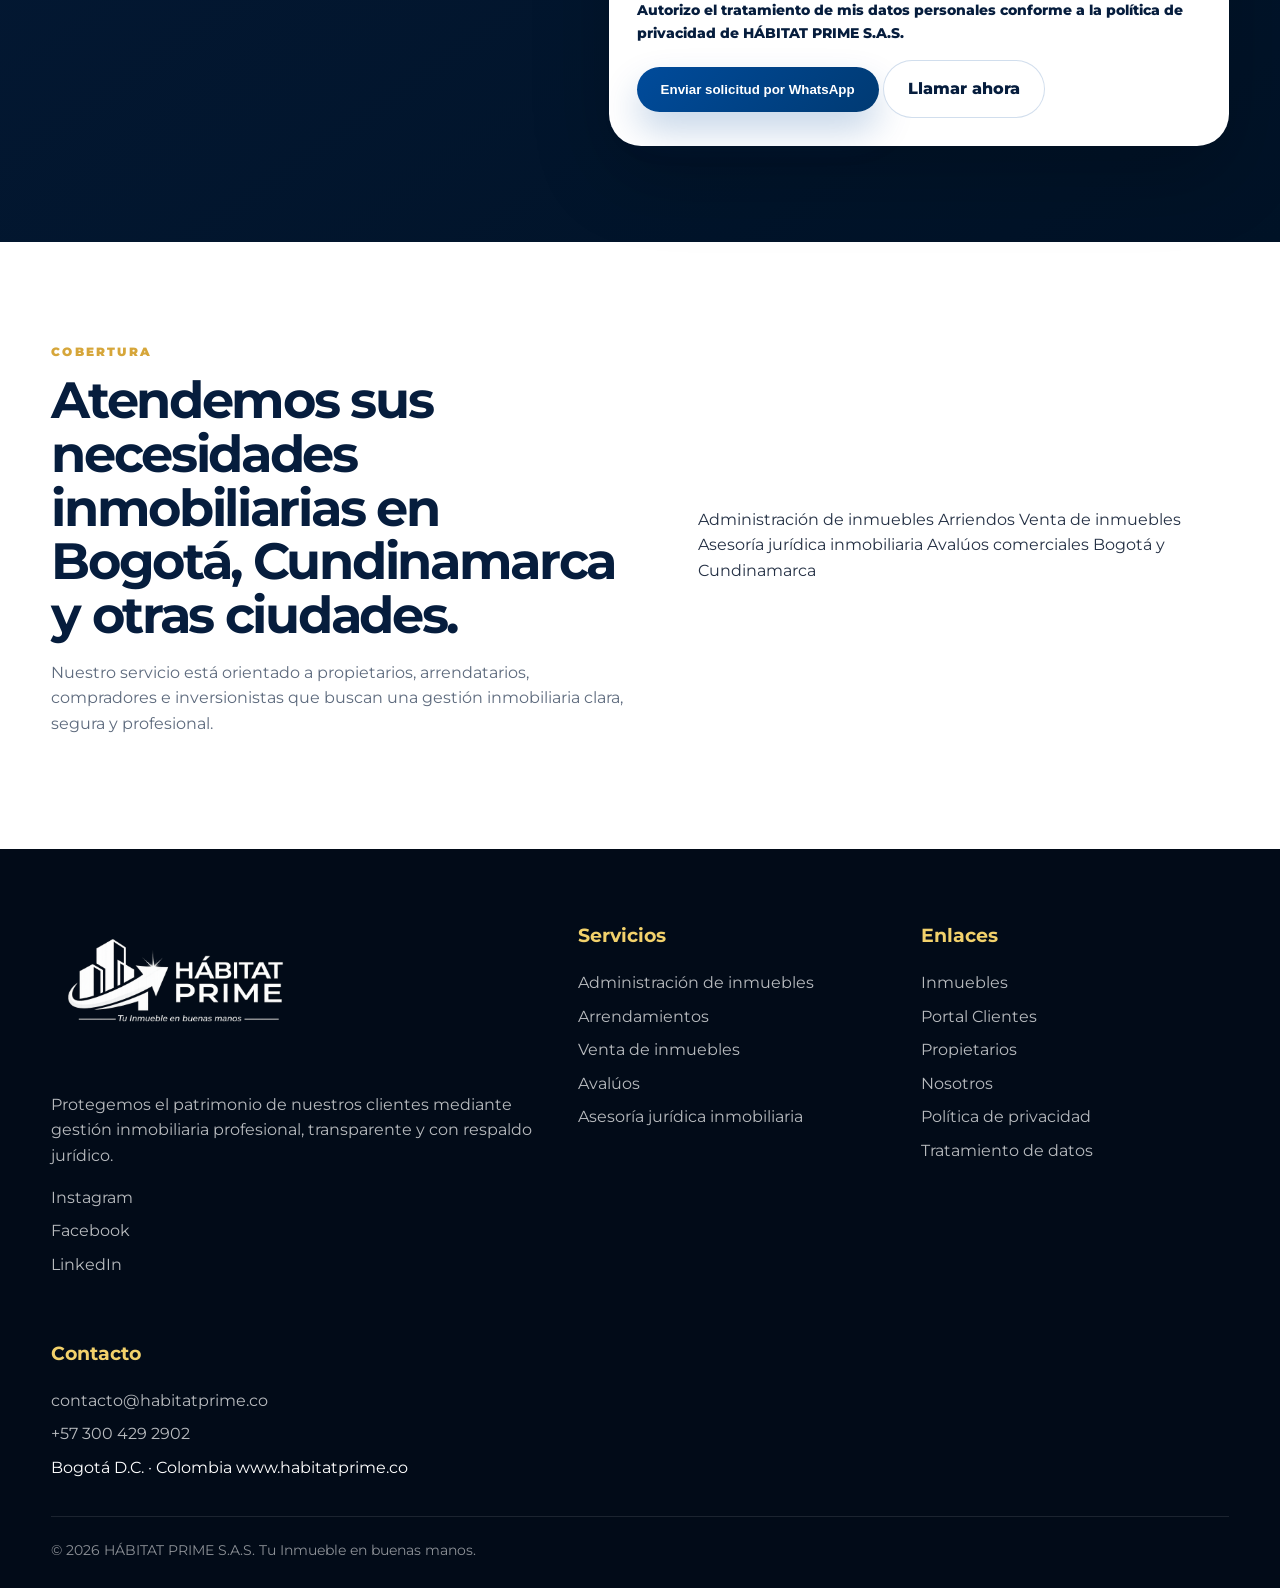
<file: index_habitatprime_web_2_comercial.html>
<!doctype html>
<html lang="es-CO">
<head>
  <meta charset="utf-8" />
  <meta name="viewport" content="width=device-width, initial-scale=1" />

  <title>HÁBITAT PRIME S.A.S. | Administración, arriendo y venta de inmuebles</title>
  <meta name="description" content="HÁBITAT PRIME S.A.S. administra, arrienda y comercializa inmuebles con gestión profesional, respaldo jurídico y atención personalizada en Bogotá, Cundinamarca y Colombia." />
  <meta name="theme-color" content="#003A73" />
  <meta name="robots" content="index, follow" />
  <meta name="author" content="HÁBITAT PRIME S.A.S." />
  <meta name="keywords" content="HÁBITAT PRIME, inmobiliaria Bogotá, administración de inmuebles, arriendos Bogotá, venta de inmuebles, asesoría jurídica inmobiliaria, avalúos comerciales" />

  <link rel="canonical" href="https://www.habitatprime.co/" />
  <link rel="icon" href="assets/img/isotipo.png" />

  <meta property="og:title" content="HÁBITAT PRIME S.A.S. | Tu Inmueble en buenas manos" />
  <meta property="og:description" content="Protegemos su patrimonio y administramos su tranquilidad con soluciones inmobiliarias integrales." />
  <meta property="og:type" content="website" />
  <meta property="og:url" content="https://www.habitatprime.co/" />
  <meta property="og:image" content="https://www.habitatprime.co/assets/img/logo-oficial.png" />
  <meta property="og:site_name" content="HÁBITAT PRIME S.A.S." />
  <meta property="og:locale" content="es_CO" />

  <meta name="twitter:card" content="summary_large_image" />
  <meta name="twitter:title" content="HÁBITAT PRIME S.A.S. | Tu Inmueble en buenas manos" />
  <meta name="twitter:description" content="Administración, arriendo y venta de inmuebles con respaldo jurídico y gestión profesional." />
  <meta name="twitter:image" content="https://www.habitatprime.co/assets/img/logo-oficial.png" />

  <link rel="preconnect" href="https://fonts.googleapis.com" />
  <link rel="preconnect" href="https://fonts.gstatic.com" crossorigin />
  <link href="https://fonts.googleapis.com/css2?family=Montserrat:wght@400;500;600;700;800&display=swap" rel="stylesheet" />
  <link rel="stylesheet" href="assets/css/styles.css" />

  <script type="application/ld+json">
  {
    "@context": "https://schema.org",
    "@type": "RealEstateAgent",
    "name": "HÁBITAT PRIME S.A.S.",
    "url": "https://www.habitatprime.co/",
    "logo": "https://www.habitatprime.co/assets/img/logo-oficial.png",
    "email": "contacto@habitatprime.co",
    "telephone": "+573004292902",
    "slogan": "Tu Inmueble en buenas manos",
    "areaServed": ["Bogotá D.C.", "Cundinamarca", "Colombia"],
    "knowsAbout": [
      "Administración de inmuebles",
      "Arrendamientos",
      "Venta de inmuebles",
      "Asesoría jurídica inmobiliaria",
      "Avalúos comerciales"
    ]
  }
  </script>

  <meta name="application-name" content="HÁBITAT PRIME" />
</head>

<body>
  <a class="skip-link" href="#contenido">Saltar al contenido</a>

  <header class="site-header" id="top">
    <nav class="nav wrap" aria-label="Navegación principal">
      <a class="brand" href="#top" aria-label="HÁBITAT PRIME inicio">
        <img src="assets/img/logo-oficial.png" alt="HÁBITAT PRIME S.A.S." />
      </a>

      <button class="menu-toggle" type="button" aria-label="Abrir menú" aria-expanded="false">
        <span></span><span></span><span></span>
      </button>

      <div class="nav-links" data-menu>
        <a href="#servicios">Servicios</a>
        <a href="#propietarios">Propietarios</a>
        <a href="#inmuebles">Inmuebles</a>
        <a href="portal.html">Portal Clientes</a>
        <a href="blog.html">Blog</a>
        <a href="#nosotros">Nosotros</a>
        <a href="#contacto">Contacto</a>
        <a class="nav-cta" href="https://wa.me/573004292902?text=Hola%20H%C3%81BITAT%20PRIME%2C%20quiero%20recibir%20asesor%C3%ADa%20inmobiliaria." target="_blank" rel="noopener">WhatsApp</a>
      </div>
    </nav>
  </header>

  <main id="contenido">
    <section class="hero" aria-label="Portada HÁBITAT PRIME">
      <div class="hero-bg" aria-hidden="true">
        <div class="skyline"></div>
        <div class="orb orb-one"></div>
        <div class="orb orb-two"></div>
      </div>

      <div class="hero-content wrap">
        <div class="eyebrow"><span></span> Administración inmobiliaria · Respaldo jurídico · Gestión patrimonial</div>

        <h1>Protegemos su patrimonio. Administramos su tranquilidad.</h1>

        <p>Más que una inmobiliaria, somos el aliado estratégico de propietarios e inversionistas. Administramos, arrendamos, comercializamos y protegemos sus inmuebles con gestión profesional, respaldo jurídico y atención personalizada.</p>

        <div class="hero-actions">
          <a class="btn btn-primary" href="https://wa.me/573004292902?text=Hola%20H%C3%81BITAT%20PRIME%2C%20quiero%20administrar%20mi%20inmueble." target="_blank" rel="noopener">Quiero administrar mi inmueble</a>
          <a class="btn btn-secondary" href="#inmuebles">Ver inmuebles</a>
          <a class="btn btn-ghost" href="#contacto">Solicitar asesoría</a>
        </div>

        <form class="search-card" aria-label="Buscador inicial de inmuebles" onsubmit="event.preventDefault(); window.location.hash='inmuebles';">
          <label>
            <span>Estoy buscando</span>
            <select aria-label="Tipo de búsqueda">
              <option>Administrar mi inmueble</option>
              <option>Arrendar</option>
              <option>Comprar</option>
              <option>Vender</option>
            </select>
          </label>

          <label>
            <span>Ciudad</span>
            <select aria-label="Ciudad">
              <option>Bogotá D.C.</option>
              <option>Cundinamarca</option>
              <option>Otra ciudad</option>
            </select>
          </label>

          <label>
            <span>Tipo de inmueble</span>
            <select aria-label="Tipo de inmueble">
              <option>Apartamento</option>
              <option>Casa</option>
              <option>Local</option>
              <option>Oficina</option>
              <option>Bodega</option>
            </select>
          </label>

          <button type="submit">Buscar</button>
        </form>
      </div>
    </section>

    <section class="trust-band" aria-label="Indicadores de confianza">
      <div class="wrap trust-grid">
        <article><strong>360°</strong><span>Gestión integral inmobiliaria</span></article>
        <article><strong>100%</strong><span>Respaldo jurídico y comercial</span></article>
        <article><strong>24/7</strong><span>Canales digitales de contacto</span></article>
        <article><strong>Prime</strong><span>Servicio elegante, claro y confiable</span></article>
      </div>
    </section>

    <section class="section services" id="servicios">
      <div class="wrap">
        <div class="section-head">
          <span class="section-kicker">Servicios</span>
          <h2>Soluciones inmobiliarias para cada etapa de su patrimonio.</h2>
          <p>Diseñamos una experiencia de acompañamiento profesional, transparente y segura para propietarios, arrendatarios, compradores e inversionistas.</p>
        </div>

        <div class="cards service-cards">
          <article class="card featured">
            <div class="icon">01</div>
            <h3>Administración de inmuebles</h3>
            <p>Gestión integral del arrendamiento, seguimiento contractual, comunicación con el arrendatario y acompañamiento permanente al propietario.</p>
          </article>

          <article class="card">
            <div class="icon">02</div>
            <h3>Arrendamientos seguros</h3>
            <p>Promoción del inmueble, estudio de interesados, formalización documental y acompañamiento en la entrega.</p>
          </article>

          <article class="card">
            <div class="icon">03</div>
            <h3>Venta estratégica</h3>
            <p>Presentación comercial, asesoría en precio, promoción digital y gestión profesional durante todo el proceso de venta.</p>
          </article>

          <article class="card">
            <div class="icon">04</div>
            <h3>Asesoría jurídica inmobiliaria</h3>
            <p>Revisión documental, contratos, estudios preliminares, propiedad horizontal y acompañamiento legal preventivo.</p>
          </article>
        </div>
      </div>
    </section>

    <section class="section owners" id="propietarios">
      <div class="wrap split">
        <div>
          <span class="section-kicker">Para propietarios</span>
          <h2>Su inmueble merece una administración profesional.</h2>
          <p>Un inmueble representa patrimonio, inversión y tranquilidad familiar. En HÁBITAT PRIME administramos cada propiedad con criterio jurídico, gestión comercial y comunicación clara para reducir riesgos y proteger el valor de su inversión.</p>

          <ul class="check-list">
            <li>Selección responsable de interesados.</li>
            <li>Contratos y soportes organizados.</li>
            <li>Acompañamiento jurídico y comercial.</li>
            <li>Información clara y oportuna.</li>
          </ul>

          <a class="btn btn-primary" href="https://wa.me/573004292902?text=Hola%20H%C3%81BITAT%20PRIME%2C%20tengo%20un%20inmueble%20y%20quiero%20conocer%20el%20servicio%20de%20administraci%C3%B3n." target="_blank" rel="noopener">Solicitar diagnóstico</a>
        </div>

        <div class="premium-panel" aria-hidden="true">
          <img src="assets/img/isotipo.png" alt="" />
          <div class="panel-line"></div>
          <p>Confianza antes que venta. Elegancia antes que publicidad. Profesionalismo antes que improvisación.</p>
        </div>
      </div>
    </section>

    <section class="section properties properties-v2" id="inmuebles">
      <div class="wrap">
        <div class="section-head property-head">
          <div>
            <span class="section-kicker">Inmuebles</span>
            <h2>Encuentre el inmueble ideal con el respaldo de HÁBITAT PRIME.</h2>
            <p>Explore nuestra selección de inmuebles disponibles para venta y arriendo. Utilice los filtros para encontrar la propiedad que mejor se ajuste a sus necesidades, presupuesto y ubicación.</p>
          </div>

          <a class="btn btn-secondary" href="https://wa.me/573004292902?text=Hola%20H%C3%81BITAT%20PRIME%2C%20quiero%20publicar%20mi%20inmueble%20con%20ustedes." target="_blank" rel="noopener">Publique su inmueble</a>
        </div>

        <form class="property-filter" id="propertyFilter" aria-label="Buscador profesional de inmuebles">
          <label>
            <span>Operación</span>
            <select name="operacion">
              <option value="">Todas</option>
              <option value="Arriendo">Arriendo</option>
              <option value="Venta">Venta</option>
              <option value="Administración">Administración</option>
            </select>
          </label>

          <label>
            <span>Ciudad</span>
            <select name="ciudad">
              <option value="">Todas</option>
              <option value="Bogotá D.C.">Bogotá D.C.</option>
              <option value="Cajicá">Cajicá</option>
              <option value="Chía">Chía</option>
              <option value="Madrid">Madrid</option>
            </select>
          </label>

          <label>
            <span>Tipo</span>
            <select name="tipo">
              <option value="">Todos</option>
              <option value="Apartamento">Apartamento</option>
              <option value="Casa">Casa</option>
              <option value="Local">Local</option>
              <option value="Oficina">Oficina</option>
            </select>
          </label>

          <label>
            <span>Presupuesto máximo</span>
            <select name="precio">
              <option value="">Cualquier presupuesto</option>
              <option value="2500000">Hasta $2.500.000</option>
              <option value="5000000">Hasta $5.000.000</option>
              <option value="400000000">Hasta $400.000.000</option>
              <option value="800000000">Hasta $800.000.000</option>
            </select>
          </label>

          <label>
            <span>Habitaciones mínimas</span>
            <select name="habitaciones">
              <option value="">Cualquiera</option>
              <option value="1">1+</option>
              <option value="2">2+</option>
              <option value="3">3+</option>
              <option value="4">4+</option>
            </select>
          </label>

          <button type="submit">Filtrar</button>
          <button type="button" class="filter-clear" id="clearFilters">Limpiar</button>
        </form>

        <div class="property-tools">
          <p><strong id="propertyCount">0</strong> propiedades disponibles</p>
          <div class="view-note">Utilice los filtros para encontrar el inmueble que está buscando.</div>
        </div>

        <div class="property-grid property-grid-v2" id="propertyGrid" aria-live="polite"></div>

        <div class="empty-state" id="emptyState" hidden>
          <img src="assets/img/isotipo.png" alt="" />
          <h3>No encontramos inmuebles con esos filtros.</h3>
          <p>Podemos ayudarle a buscar una opción a la medida o recibir su inmueble para administración, arriendo o venta.</p>
          <a class="btn btn-primary" href="https://wa.me/573004292902?text=Hola%20H%C3%81BITAT%20PRIME%2C%20no%20encontr%C3%A9%20el%20inmueble%20que%20busco%20en%20la%20web.%20Quiero%20asesor%C3%ADa." target="_blank" rel="noopener">Recibir asesoría</a>
        </div>

        <div class="custom-search-cta">
          <h3>¿No encontró el inmueble ideal?</h3>
          <p>Nuestro equipo puede ayudarle a encontrar propiedades que se ajusten a sus necesidades, ubicación y presupuesto.</p>
          <a class="btn btn-primary" href="https://wa.me/573004292902?text=Hola%20H%C3%81BITAT%20PRIME%2C%20quiero%20una%20b%C3%BAsqueda%20personalizada%20de%20inmueble." target="_blank" rel="noopener">Solicitar búsqueda personalizada</a>
        </div>
      </div>
    </section>

    <dialog class="property-modal" id="propertyModal" aria-label="Detalle del inmueble">
      <button class="modal-close" type="button" data-close-modal aria-label="Cerrar detalle">×</button>
      <div class="modal-content" id="modalContent"></div>
    </dialog>

    <section class="section about" id="nosotros">
      <div class="wrap split reverse">
        <div class="about-card">
          <img src="assets/img/logo-azul.png" alt="HÁBITAT PRIME" />
        </div>

        <div>
          <span class="section-kicker">Nosotros</span>
          <h2>Una inmobiliaria creada para generar confianza.</h2>
          <p>En HÁBITAT PRIME creemos que un inmueble representa mucho más que un bien raíz: es patrimonio, inversión y tranquilidad para las familias.</p>
          <p>Por eso combinamos gestión inmobiliaria, acompañamiento administrativo y respaldo jurídico para ofrecer un servicio integral, claro y confiable en cada etapa del proceso.</p>

          <div class="values">
            <span>Transparencia</span>
            <span>Profesionalismo</span>
            <span>Responsabilidad</span>
            <span>Excelencia</span>
          </div>
        </div>
      </div>
    </section>

    <section class="section contact contact-premium" id="contacto">
      <div class="wrap contact-intro">
        <span class="section-kicker">Contacto y asesoría</span>
        <h2>Hablemos de su inmueble.</h2>
        <p>Cada propiedad tiene necesidades diferentes. Permítanos conocer su caso y uno de nuestros asesores se pondrá en contacto para brindarle una orientación personalizada.</p>
      </div>

      <div class="wrap contact-grid contact-grid-v3">
        <aside class="contact-panel" aria-label="Datos de contacto HÁBITAT PRIME">
          <div class="contact-logo-card">
            <img src="assets/img/logo-blanco.png" alt="HÁBITAT PRIME S.A.S." />
            <p>Tu Inmueble en buenas manos.</p>
          </div>

          <div class="contact-methods">
            <a class="method" href="https://wa.me/573004292902?text=Hola%20H%C3%81BITAT%20PRIME%2C%20quiero%20recibir%20asesor%C3%ADa%20inmobiliaria." target="_blank" rel="noopener">
              <strong>WhatsApp</strong><span>+57 300 429 2902</span>
            </a>

            <a class="method" href="tel:+573004292902">
              <strong>Llamada directa</strong><span>300 429 2902</span>
            </a>

            <a class="method" href="mailto:contacto@habitatprime.co">
              <strong>Correo corporativo</strong><span>contacto@habitatprime.co</span>
            </a>

            <div class="method">
              <strong>Atención</strong><span>Lunes a viernes · 8:00 a.m. a 6:00 p.m.</span>
            </div>
          </div>

          <div class="map-card" role="img" aria-label="Cobertura en Bogotá y Cundinamarca">
            <div class="map-pin"><img src="assets/img/isotipo.png" alt="" /></div>
            <div class="map-lines"></div>
            <p>Bogotá D.C. · Cundinamarca · Colombia</p>
          </div>
        </aside>

        <form class="contact-form lead-form" id="leadForm" autocomplete="on">
          <div class="form-head">
            <h3>Solicitar asesoría</h3>
            <p>Complete sus datos y prepararemos una orientación inicial sobre su necesidad inmobiliaria.</p>
          </div>

          <div class="form-row">
            <label>Nombre completo
              <input type="text" name="nombre" placeholder="Su nombre" required />
            </label>

            <label>Celular
              <input type="tel" name="celular" placeholder="300 000 0000" required />
            </label>
          </div>

          <div class="form-row">
            <label>Correo electrónico
              <input type="email" name="correo" placeholder="correo@ejemplo.com" required />
            </label>

            <label>Ciudad
              <input type="text" name="ciudad" placeholder="Bogotá D.C." required />
            </label>
          </div>

          <label>Servicio de interés
            <select name="servicio" required>
              <option value="">Seleccione una opción</option>
              <option>Administración de inmueble</option>
              <option>Arrendamiento</option>
              <option>Venta de inmueble</option>
              <option>Compra de inmueble</option>
              <option>Avalúo comercial</option>
              <option>Asesoría jurídica inmobiliaria</option>
            </select>
          </label>

          <label>Mensaje
            <textarea name="mensaje" rows="5" placeholder="Cuéntenos brevemente qué necesita y en qué etapa se encuentra."></textarea>
          </label>

          <label class="check-line">
            <input type="checkbox" required />
            Autorizo el tratamiento de mis datos personales conforme a la política de privacidad de HÁBITAT PRIME S.A.S.
          </label>

          <div class="form-actions">
            <button class="btn btn-primary" type="submit">Enviar solicitud por WhatsApp</button>
            <a class="btn btn-secondary" href="tel:+573004292902">Llamar ahora</a>
          </div>
        </form>
      </div>
    </section>

    <section class="section seo-local" id="cobertura">
      <div class="wrap split">
        <div>
          <span class="section-kicker">Cobertura</span>
          <h2>Atendemos sus necesidades inmobiliarias en Bogotá, Cundinamarca y otras ciudades.</h2>
          <p>Nuestro servicio está orientado a propietarios, arrendatarios, compradores e inversionistas que buscan una gestión inmobiliaria clara, segura y profesional.</p>
        </div>

        <div class="seo-tags" aria-label="Servicios y zonas de cobertura">
          <span>Administración de inmuebles</span>
          <span>Arriendos</span>
          <span>Venta de inmuebles</span>
          <span>Asesoría jurídica inmobiliaria</span>
          <span>Avalúos comerciales</span>
          <span>Bogotá y Cundinamarca</span>
        </div>
      </div>
    </section>
  </main>

  <footer class="footer footer-premium">
    <div class="wrap footer-grid footer-grid-v3">
      <div class="footer-brand">
        <img src="assets/img/logo-blanco.png" alt="HÁBITAT PRIME" />
        <p>Protegemos el patrimonio de nuestros clientes mediante gestión inmobiliaria profesional, transparente y con respaldo jurídico.</p>
        <div class="footer-social">
          <a href="#" aria-label="Instagram HÁBITAT PRIME">Instagram</a>
          <a href="#" aria-label="Facebook HÁBITAT PRIME">Facebook</a>
          <a href="#" aria-label="LinkedIn HÁBITAT PRIME">LinkedIn</a>
        </div>
      </div>

      <div>
        <h3>Servicios</h3>
        <a href="#servicios">Administración de inmuebles</a>
        <a href="#servicios">Arrendamientos</a>
        <a href="#servicios">Venta de inmuebles</a>
        <a href="#servicios">Avalúos</a>
        <a href="#servicios">Asesoría jurídica inmobiliaria</a>
      </div>

      <div>
        <h3>Enlaces</h3>
        <a href="#inmuebles">Inmuebles</a>
        <a href="portal.html">Portal Clientes</a>
        <a href="#propietarios">Propietarios</a>
        <a href="#nosotros">Nosotros</a>
        <a href="politica-privacidad.html">Política de privacidad</a>
        <a href="tratamiento-datos.html">Tratamiento de datos</a>
      </div>

      <div>
        <h3>Contacto</h3>
        <a href="mailto:contacto@habitatprime.co">contacto@habitatprime.co</a>
        <a href="tel:+573004292902">+57 300 429 2902</a>
        <span>Bogotá D.C. · Colombia</span>
        <span>www.habitatprime.co</span>
      </div>
    </div>

    <div class="wrap footer-bottom">
      <span>© <span id="year"></span> HÁBITAT PRIME S.A.S.</span>
      <span>Tu Inmueble en buenas manos.</span>
    </div>
  </footer>

  <a class="whatsapp-float" href="https://wa.me/573004292902?text=Hola%20H%C3%81BITAT%20PRIME%2C%20quiero%20recibir%20asesor%C3%ADa." target="_blank" rel="noopener" aria-label="Escribir por WhatsApp">WhatsApp</a>

  <script src="assets/js/main.js"></script>

  <script>
    (function () {
      const leadForm = document.getElementById("leadForm");

      if (!leadForm) return;

      leadForm.addEventListener("submit", function (event) {
        event.preventDefault();

        const data = new FormData(leadForm);

        const nombre = data.get("nombre") || "";
        const celular = data.get("celular") || "";
        const correo = data.get("correo") || "";
        const ciudad = data.get("ciudad") || "";
        const servicio = data.get("servicio") || "";
        const mensaje = data.get("mensaje") || "";

        const texto =
          "Hola, HÁBITAT PRIME.%0A%0A" +
          "Quiero solicitar asesoría inmobiliaria.%0A%0A" +
          "Nombre: " + encodeURIComponent(nombre) + "%0A" +
          "Celular: " + encodeURIComponent(celular) + "%0A" +
          "Correo: " + encodeURIComponent(correo) + "%0A" +
          "Ciudad: " + encodeURIComponent(ciudad) + "%0A" +
          "Servicio de interés: " + encodeURIComponent(servicio) + "%0A" +
          "Mensaje: " + encodeURIComponent(mensaje);

        window.open("https://wa.me/573004292902?text=" + texto, "_blank", "noopener");
      });
    })();
  </script>
</body>
</html>
</file>
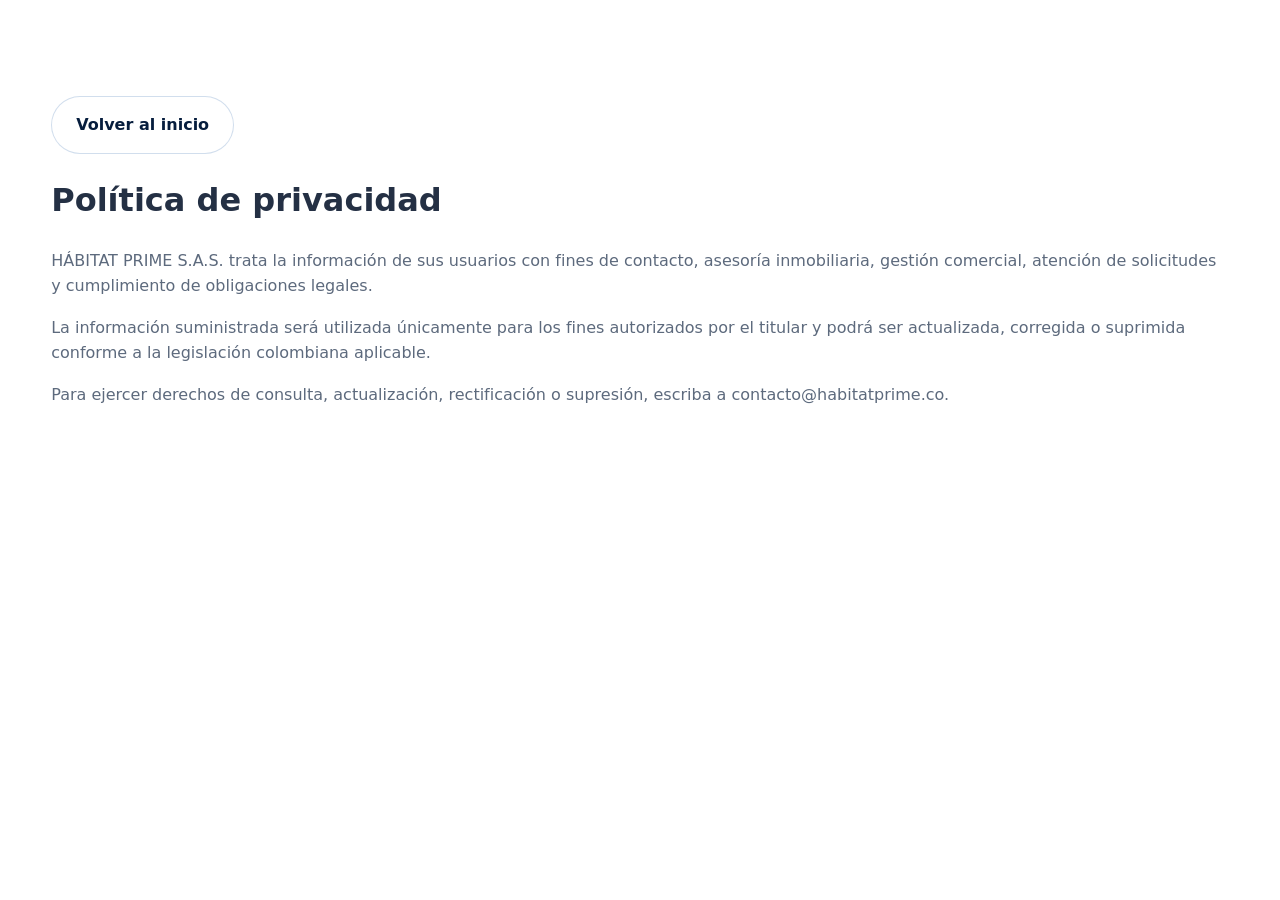
<file: politica-privacidad.html>
<!doctype html><html lang="es-CO"><head><meta charset="utf-8"><meta name="viewport" content="width=device-width,initial-scale=1"><title>Política de privacidad | HÁBITAT PRIME S.A.S.</title><meta name="description" content="Política de privacidad de HÁBITAT PRIME S.A.S."><link rel="canonical" href="https://www.habitatprime.co/politica-privacidad.html"><link rel="stylesheet" href="assets/css/styles.css"><link rel="icon" href="assets/img/isotipo.png"></head><body><main class="section"><div class="wrap"><a class="btn btn-secondary" href="index.html">Volver al inicio</a><h1>Política de privacidad</h1><p>HÁBITAT PRIME S.A.S. trata la información de sus usuarios con fines de contacto, asesoría inmobiliaria, gestión comercial, atención de solicitudes y cumplimiento de obligaciones legales.</p><p>La información suministrada será utilizada únicamente para los fines autorizados por el titular y podrá ser actualizada, corregida o suprimida conforme a la legislación colombiana aplicable.</p><p>Para ejercer derechos de consulta, actualización, rectificación o supresión, escriba a <a href="mailto:contacto@habitatprime.co">contacto@habitatprime.co</a>.</p></div></main></body></html>
</file>
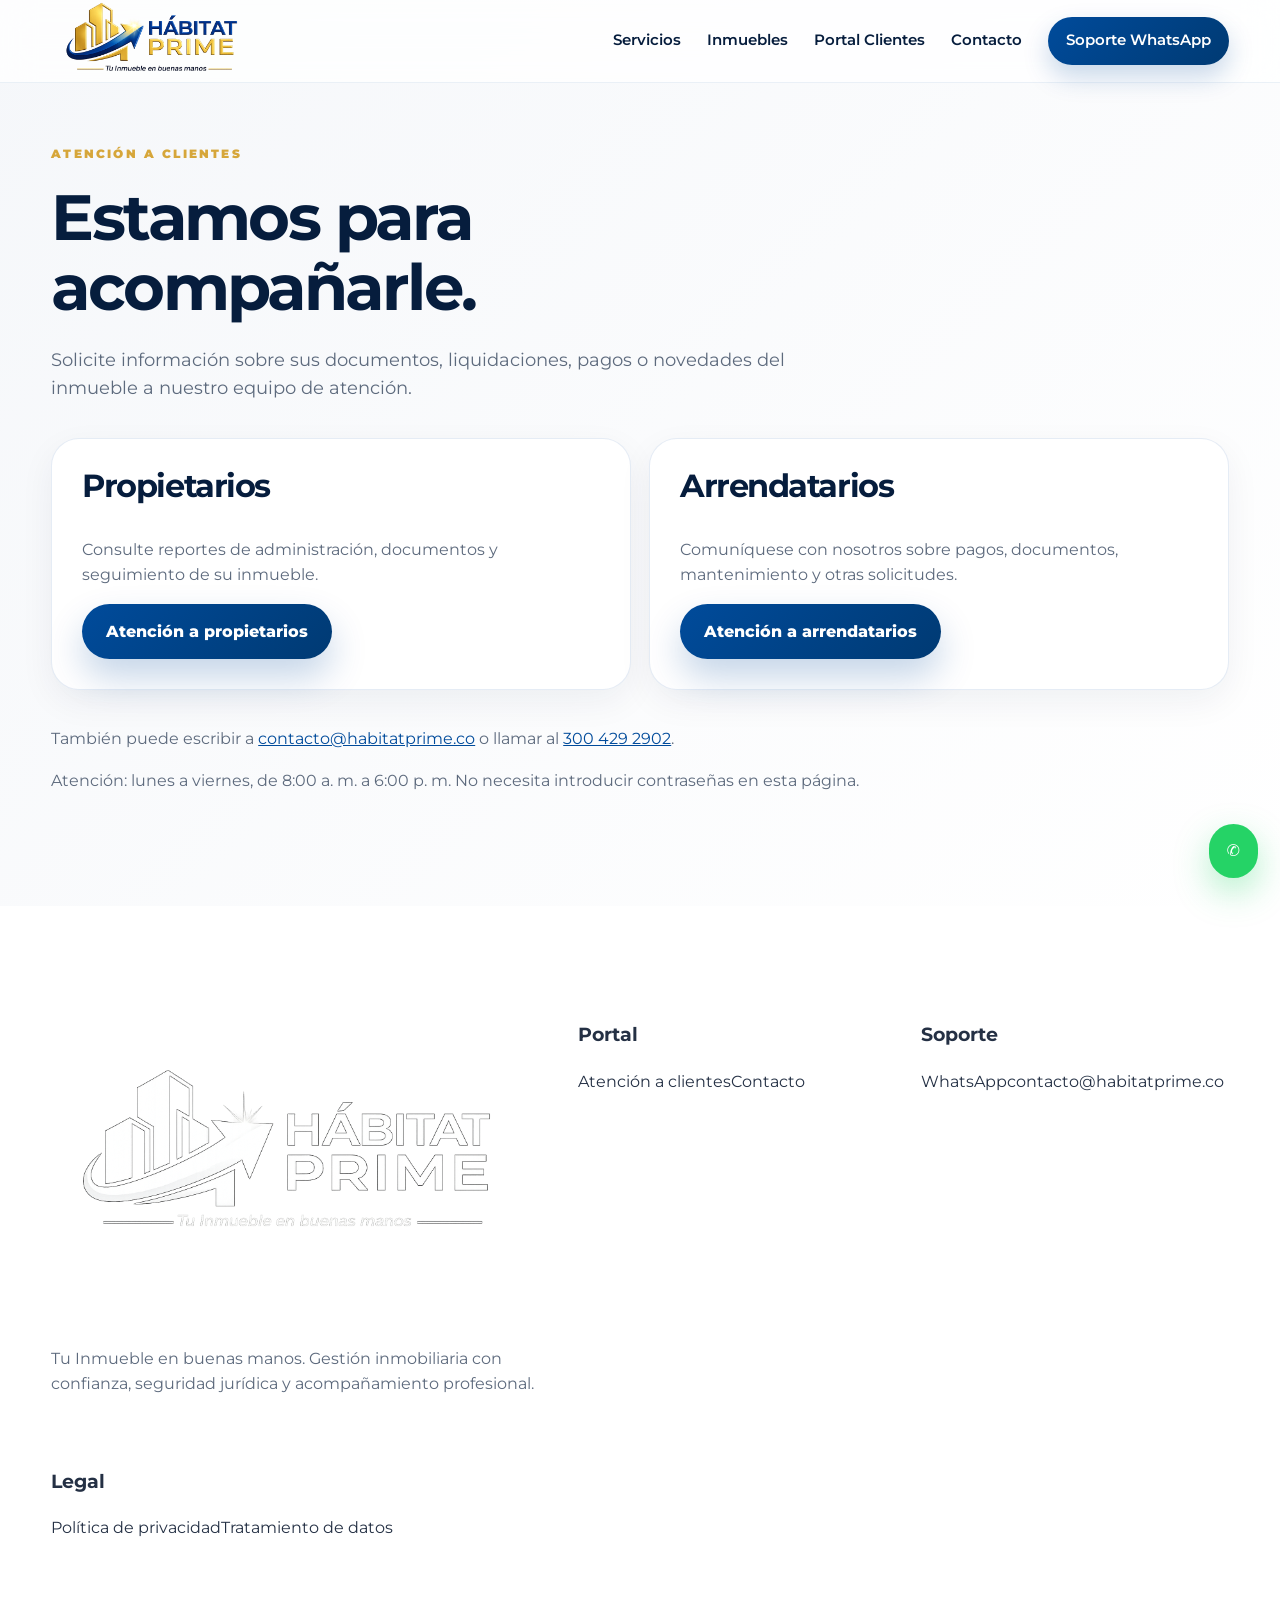
<file: portal.html>
<!doctype html>
<html lang="es-CO">
<head>
  <meta charset="utf-8" />
  <meta name="viewport" content="width=device-width, initial-scale=1" />
  <title>Atención a propietarios y arrendatarios | HÁBITAT PRIME S.A.S.</title>
  <meta name="description" content="Atención de HÁBITAT PRIME para propietarios y arrendatarios: consultas sobre documentos, pagos y novedades por WhatsApp, correo y teléfono." />
  <meta name="robots" content="index, follow" />
  <meta name="theme-color" content="#003A73" />
  <link rel="canonical" href="https://www.habitatprime.co/portal.html" />
  <meta property="og:title" content="Atención HÁBITAT PRIME | Propietarios y arrendatarios" />
  <meta property="og:description" content="Canales de atención para propietarios y arrendatarios de HÁBITAT PRIME." />
  <meta property="og:type" content="website" />
  <meta property="og:url" content="https://www.habitatprime.co/portal.html" />
  <meta property="og:image" content="https://www.habitatprime.co/assets/img/logo-oficial.png" />
  <link rel="icon" href="assets/img/isotipo.png" />
  <link rel="preconnect" href="https://fonts.googleapis.com">
  <link rel="preconnect" href="https://fonts.gstatic.com" crossorigin>
  <link href="https://fonts.googleapis.com/css2?family=Montserrat:wght@400;500;600;700;800&display=swap" rel="stylesheet">
  <link rel="stylesheet" href="assets/css/styles.css" />
  <style>
    .customer-support{padding-top:140px;background:linear-gradient(135deg,#f5f7fa,#fff)}
    .customer-support h1{max-width:850px;font-size:clamp(2.3rem,5vw,4rem);line-height:1.08;letter-spacing:-.04em;color:var(--navy);margin:8px 0 24px}
    .customer-support .support-intro{max-width:780px;font-size:1.1rem}
    .customer-support .support-cards{grid-template-columns:repeat(2,minmax(0,1fr));margin:36px 0}
    .customer-support .card{display:flex;flex-direction:column;align-items:flex-start}
    .customer-support .card h2{font-size:clamp(1.5rem,3vw,2rem);overflow-wrap:anywhere}
    .customer-support .card p{flex:1}
    .customer-support .btn{max-width:100%;white-space:normal;text-align:center}
    .support-contact a{color:var(--blue);text-decoration:underline;overflow-wrap:anywhere}
    @media(max-width:620px){.customer-support{padding-top:115px}.customer-support .support-cards{grid-template-columns:1fr}.customer-support .card{padding:24px}}
  </style>
  <script type="application/ld+json">
  {"@context":"https://schema.org","@type":"WebPage","name":"Atención a propietarios y arrendatarios HÁBITAT PRIME","url":"https://www.habitatprime.co/portal.html","isPartOf":{"@type":"WebSite","name":"HÁBITAT PRIME S.A.S.","url":"https://www.habitatprime.co/"},"about":"Canales de atención sobre documentos, pagos y novedades del inmueble."}
  </script>
</head>
<body>
  <a class="skip-link" href="#contenido">Saltar al contenido</a>
  <header class="site-header" id="top">
    <nav class="nav wrap" aria-label="Navegación principal">
      <a class="brand" href="index.html" aria-label="HÁBITAT PRIME inicio"><img src="assets/img/logo-oficial.png" alt="HÁBITAT PRIME S.A.S." /></a>
      <button class="menu-toggle" type="button" aria-label="Abrir menú" aria-expanded="false"><span></span><span></span><span></span></button>
      <div class="nav-links" data-menu>
        <a href="index.html#servicios">Servicios</a>
        <a href="index.html#inmuebles">Inmuebles</a>
        <a href="portal.html">Portal Clientes</a>
        <a href="index.html#contacto">Contacto</a>
        <a class="nav-cta" href="https://wa.me/573004292902?text=Hola%20H%C3%81BITAT%20PRIME%2C%20necesito%20ayuda%20con%20el%20portal%20de%20clientes." target="_blank" rel="noopener">Soporte WhatsApp</a>
      </div>
    </nav>
  </header>

  <main id="contenido"><section class="section customer-support" id="atencion"><div class="wrap">
<span class="section-kicker">Atención a clientes</span>
<h1>Estamos para acompañarle.</h1>
<p class="support-intro">Solicite información sobre sus documentos, liquidaciones, pagos o novedades del inmueble a nuestro equipo de atención.</p>
<div class="cards support-cards">
<article class="card"><h2>Propietarios</h2><p>Consulte reportes de administración, documentos y seguimiento de su inmueble.</p><a class="btn btn-primary" href="https://wa.me/573004292902?text=Hola%2C%20soy%20propietario%20y%20necesito%20atenci%C3%B3n%20sobre%20mi%20inmueble." target="_blank" rel="noopener">Atención a propietarios</a></article>
<article class="card"><h2>Arrendatarios</h2><p>Comuníquese con nosotros sobre pagos, documentos, mantenimiento y otras solicitudes.</p><a class="btn btn-primary" href="https://wa.me/573004292902?text=Hola%2C%20soy%20arrendatario%20y%20necesito%20atenci%C3%B3n%20sobre%20mi%20contrato." target="_blank" rel="noopener">Atención a arrendatarios</a></article>
</div><p class="support-contact">También puede escribir a <a href="mailto:contacto@habitatprime.co">contacto@habitatprime.co</a> o llamar al <a href="tel:+573004292902">300 429 2902</a>.</p>
<p>Atención: lunes a viernes, de 8:00 a. m. a 6:00 p. m. No necesita introducir contraseñas en esta página.</p>
</div></section></main>
  <footer class="footer-premium section">
    <div class="wrap footer-grid footer-grid-v3">
      <div class="footer-brand"><img src="assets/img/logo-blanco.png" alt="HÁBITAT PRIME" /><p>Tu Inmueble en buenas manos. Gestión inmobiliaria con confianza, seguridad jurídica y acompañamiento profesional.</p></div>
      <div><h3>Portal</h3><a href="#atencion">Atención a clientes</a><a href="index.html#contacto">Contacto</a></div>
      <div><h3>Soporte</h3><a href="https://wa.me/573004292902" target="_blank" rel="noopener">WhatsApp</a><a href="mailto:contacto@habitatprime.co">contacto@habitatprime.co</a></div>
      <div><h3>Legal</h3><a href="politica-privacidad.html">Política de privacidad</a><a href="tratamiento-datos.html">Tratamiento de datos</a></div>
    </div>
    <div class="wrap footer-bottom"><span>© <span id="year"></span> HÁBITAT PRIME S.A.S.</span><span>Atención a propietarios y arrendatarios.</span></div>
  </footer>

  <a class="whatsapp-float" href="https://wa.me/573004292902?text=Hola%20H%C3%81BITAT%20PRIME%2C%20necesito%20soporte%20del%20portal%20de%20clientes." target="_blank" rel="noopener" aria-label="Escribir a HÁBITAT PRIME por WhatsApp">✆</a>
  <script src="assets/js/main.js"></script>
</body>
</html>
</file>
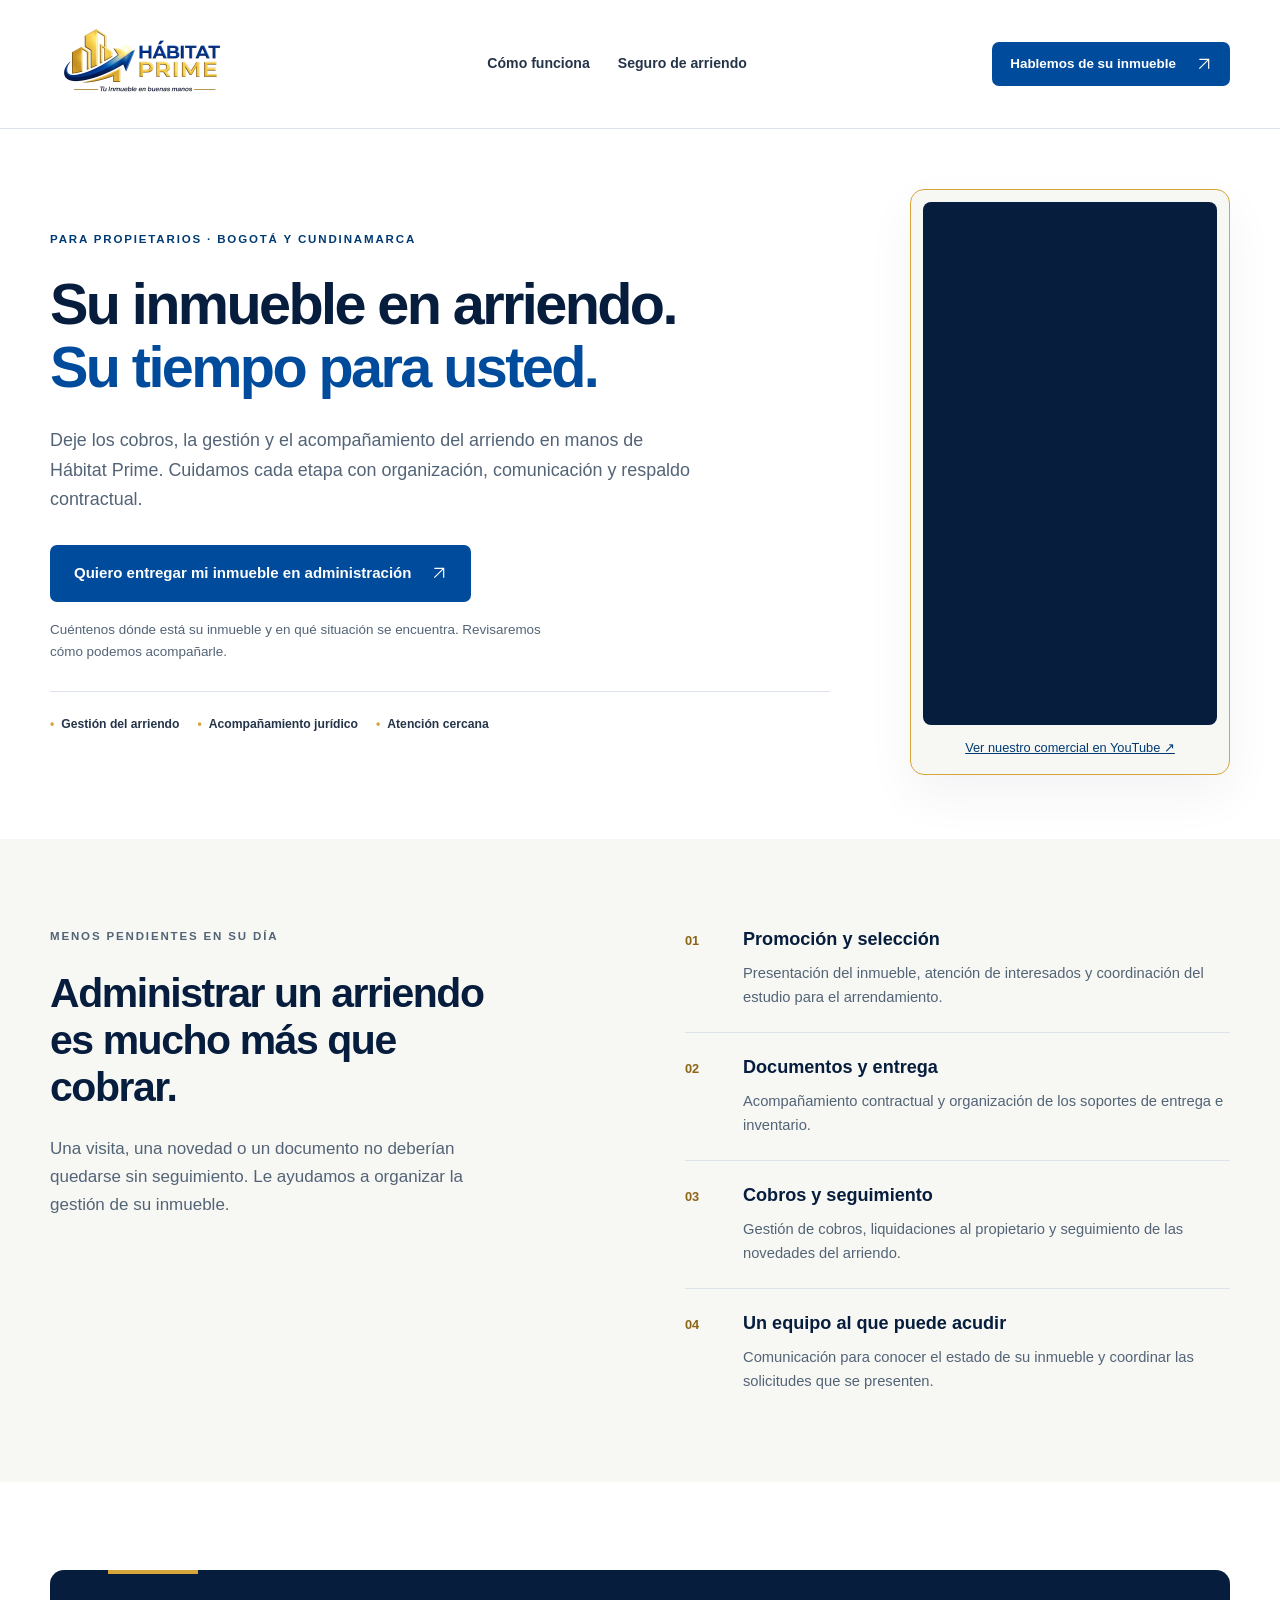
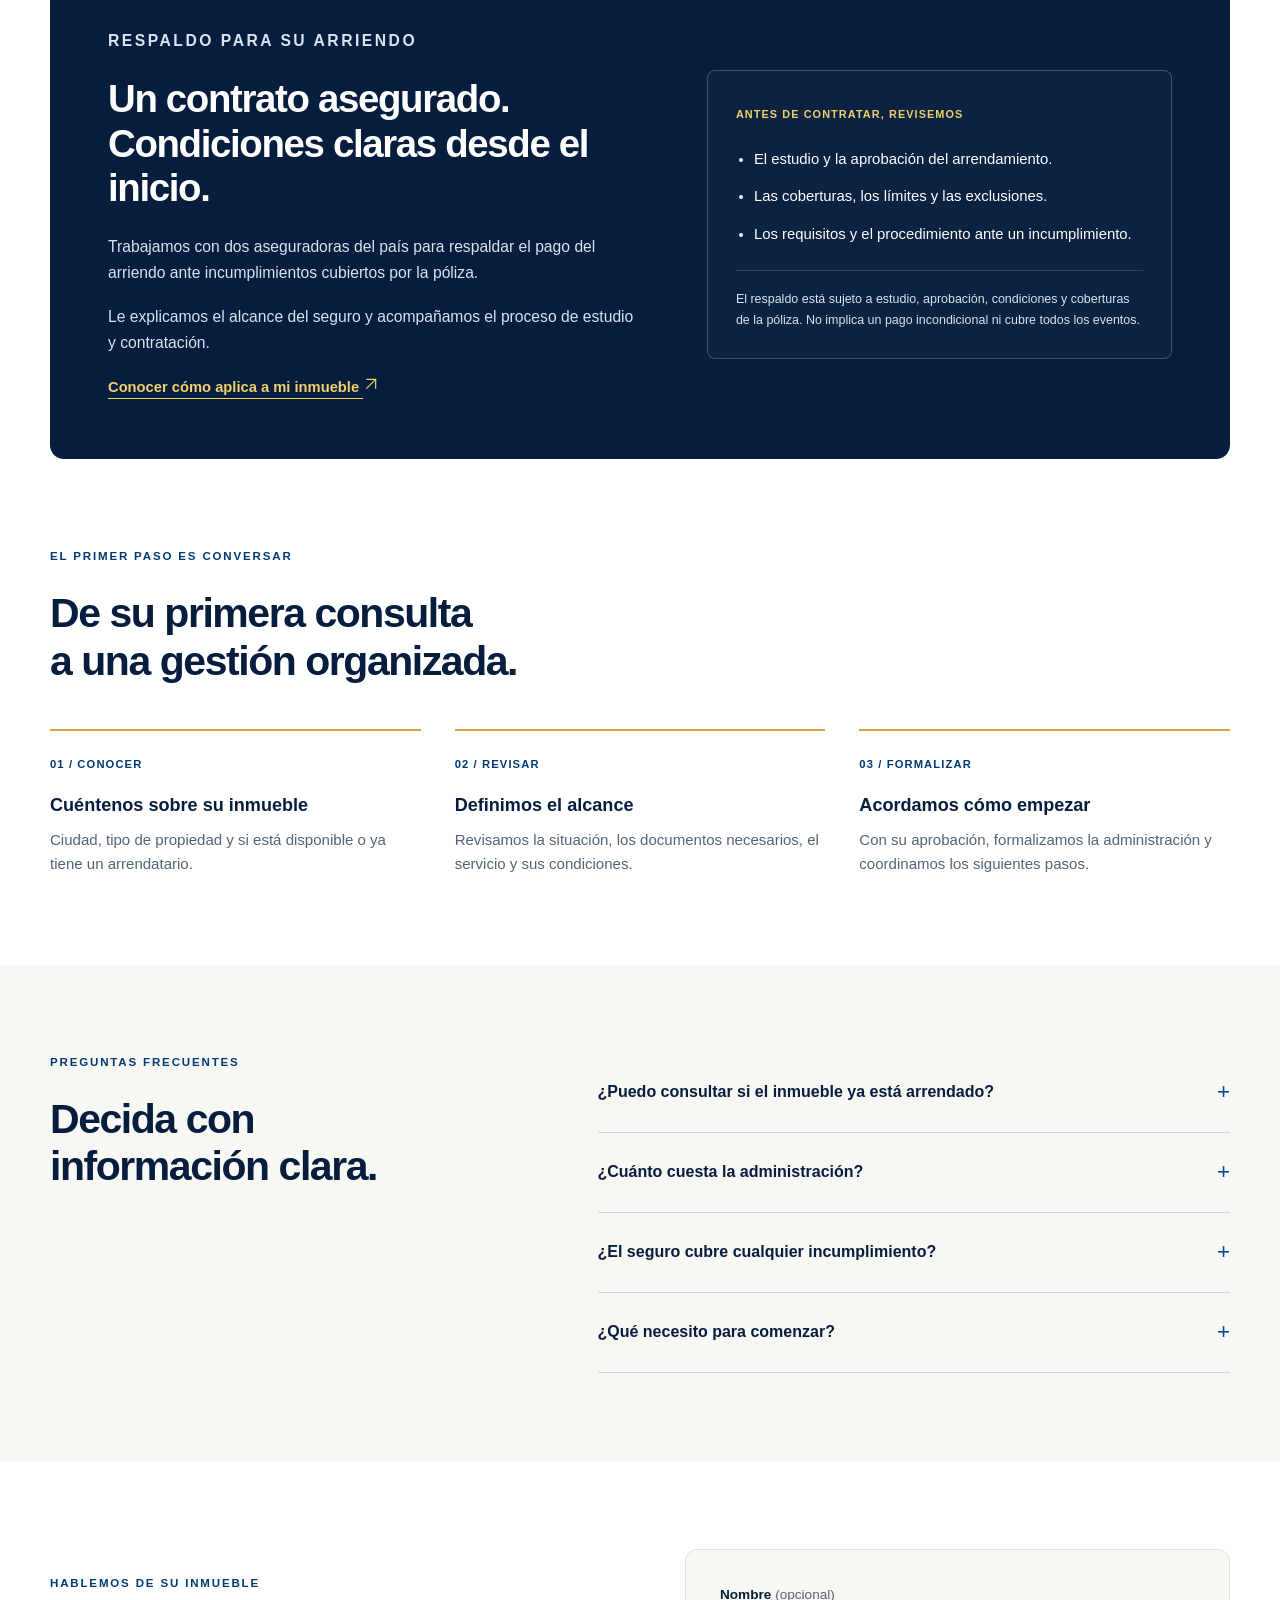
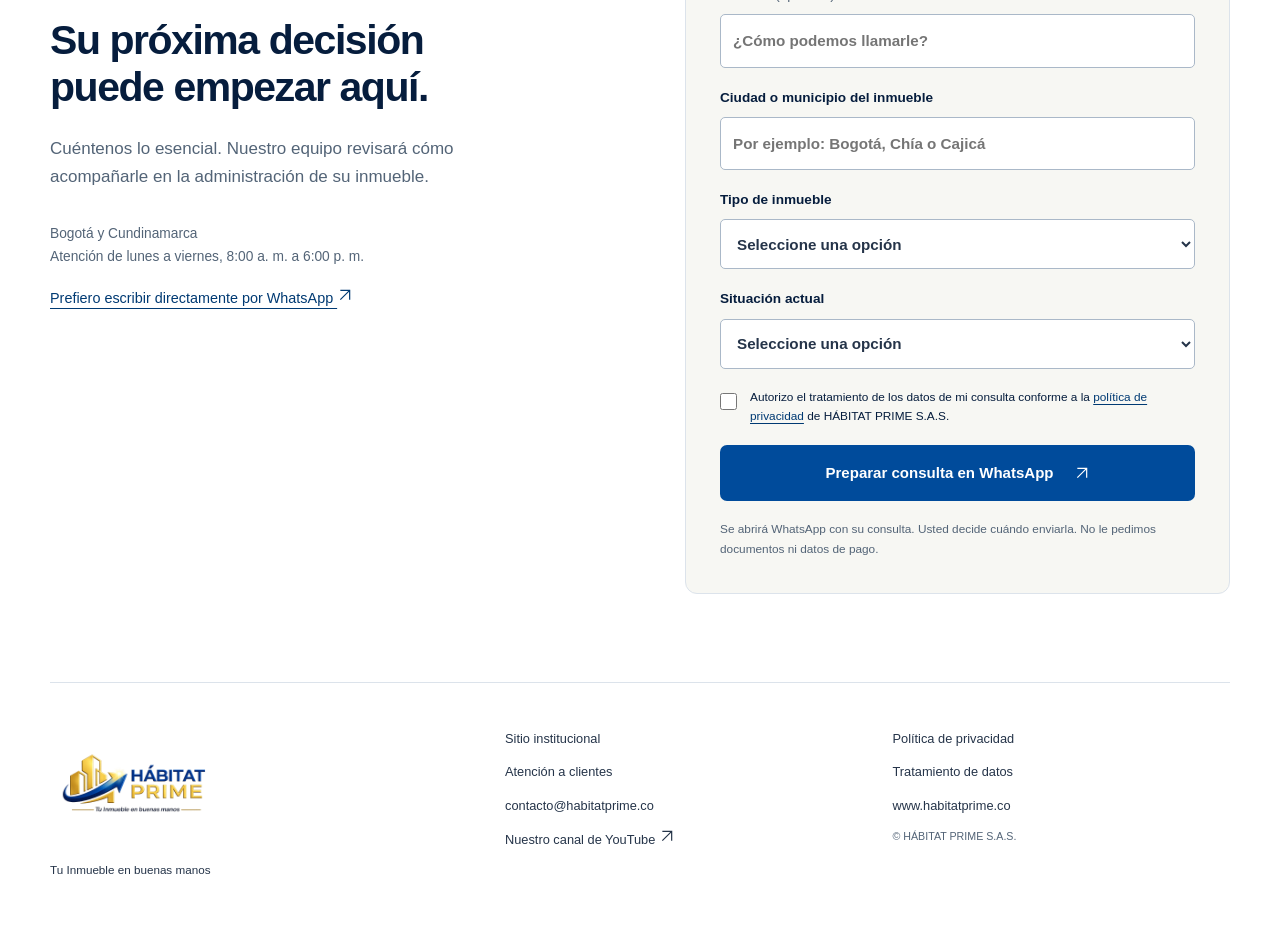
<file: propietarios.html>
<!doctype html>
<html lang="es-CO">
<head>
  <meta charset="utf-8">
  <meta name="viewport" content="width=device-width, initial-scale=1">
  <title>Administración de inmuebles para propietarios | HÁBITAT PRIME</title>
  <meta name="description" content="Entregue su inmueble en administración en Bogotá y Cundinamarca. Gestión del arriendo, acompañamiento contractual y seguro sujeto a estudio y condiciones. Hablemos por WhatsApp.">
  <link rel="canonical" href="https://www.habitatprime.co/propietarios.html">
  <meta name="theme-color" content="#003A73">
  <meta property="og:title" content="Su inmueble, en buenas manos | HÁBITAT PRIME">
  <meta property="og:description" content="Administración de inmuebles con gestión cercana, acompañamiento contractual y respaldo del seguro de arrendamiento según sus condiciones.">
  <meta property="og:image" content="https://www.habitatprime.co/assets/img/logo-oficial.png">
  <meta property="og:url" content="https://www.habitatprime.co/propietarios.html">
  <link rel="icon" href="assets/img/isotipo.png">
  <link rel="stylesheet" href="assets/css/propietarios.css?v=20261110-sin-video">
  <script defer src="assets/js/propietarios.js?v=20261110-sin-video"></script>
</head>
<body>
  <a class="skip" href="#contenido">Saltar al contenido</a>
  <header class="header"><nav class="shell nav" aria-label="Navegación principal">
    <a href="index.html" class="brand" aria-label="HÁBITAT PRIME · Inicio"><img src="assets/img/logo-oficial.png" alt="HÁBITAT PRIME · Tu Inmueble en buenas manos" width="210" height="78"></a>
    <div class="nav-links"><a href="#proceso">Cómo funciona</a><a href="#respaldo">Seguro de arriendo</a></div>
    <a class="button nav-button" href="#consulta">Hablemos de su inmueble <svg aria-hidden="true" width="16" height="16" viewBox="0 0 24 24" fill="none" stroke="currentColor" stroke-width="1.8"><path d="M5 19 19 5M5 5h14v14"/></svg></a>
  </nav></header>
  <main id="contenido">
    <section class="hero shell">
      <div class="hero-copy">
        <p class="eyebrow">PARA PROPIETARIOS · BOGOTÁ Y CUNDINAMARCA</p>
        <h1>Su inmueble en arriendo.<br><em>Su tiempo para usted.</em></h1>
        <p class="lead">Deje los cobros, la gestión y el acompañamiento del arriendo en manos de Hábitat Prime. Cuidamos cada etapa con organización, comunicación y respaldo contractual.</p>
        <a class="button" href="#consulta">Quiero entregar mi inmueble en administración <svg aria-hidden="true" width="16" height="16" viewBox="0 0 24 24" fill="none" stroke="currentColor" stroke-width="1.8"><path d="M5 19 19 5M5 5h14v14"/></svg></a>
        <p class="hero-note">Cuéntenos dónde está su inmueble y en qué situación se encuentra. Revisaremos cómo podemos acompañarle.</p>
        <div class="hero-points"><span>Gestión del arriendo</span><span>Acompañamiento jurídico</span><span>Atención cercana</span></div>
      </div>
      <figure class="owner-card" style="padding:12px; margin:0 auto; width:100%; max-width:360px;" aria-label="Video: Tu inmueble debe darte ingresos">
        <iframe src="https://www.youtube-nocookie.com/embed/Wd-NuntWLuI?rel=0" title="Tu inmueble debe darte ingresos · HÁBITAT PRIME" width="288" height="512" loading="lazy" referrerpolicy="strict-origin-when-cross-origin" allow="accelerometer; encrypted-media; gyroscope; picture-in-picture; web-share" allowfullscreen style="display:block; width:100%; height:auto; aspect-ratio:9/16; border:0; border-radius:8px; background:#061d3d;"></iframe>
        <figcaption style="padding:12px 8px 4px; text-align:center; font-size:.8rem; color:var(--deep);"><a href="https://www.youtube.com/shorts/Wd-NuntWLuI" target="_blank" rel="noopener">Ver nuestro comercial en YouTube ↗</a></figcaption>
      </figure>
    </section>
    <section class="benefits section" aria-labelledby="gestion-title"><div class="shell benefit-layout">
      <div><p class="eyebrow">MENOS PENDIENTES EN SU DÍA</p><h2 id="gestion-title">Administrar un arriendo<br>es mucho más que cobrar.</h2><p>Una visita, una novedad o un documento no deberían quedarse sin seguimiento. Le ayudamos a organizar la gestión de su inmueble.</p></div>
      <div class="benefit-list">
        <article><span class="number">01</span><div><h3>Promoción y selección</h3><p>Presentación del inmueble, atención de interesados y coordinación del estudio para el arrendamiento.</p></div></article>
        <article><span class="number">02</span><div><h3>Documentos y entrega</h3><p>Acompañamiento contractual y organización de los soportes de entrega e inventario.</p></div></article>
        <article><span class="number">03</span><div><h3>Cobros y seguimiento</h3><p>Gestión de cobros, liquidaciones al propietario y seguimiento de las novedades del arriendo.</p></div></article>
        <article><span class="number">04</span><div><h3>Un equipo al que puede acudir</h3><p>Comunicación para conocer el estado de su inmueble y coordinar las solicitudes que se presenten.</p></div></article>
      </div>
    </div></section>
    <section class="section shell" id="respaldo"><div class="insurance">
      <div><p class="eyebrow light">RESPALDO PARA SU ARRIENDO</p><h2>Un contrato asegurado.<br>Condiciones claras desde el inicio.</h2><p>Trabajamos con dos aseguradoras del país para respaldar el pago del arriendo ante incumplimientos cubiertos por la póliza.</p><p>Le explicamos el alcance del seguro y acompañamos el proceso de estudio y contratación.</p><a class="text-link" href="#consulta">Conocer cómo aplica a mi inmueble <svg aria-hidden="true" width="16" height="16" viewBox="0 0 24 24" fill="none" stroke="currentColor" stroke-width="1.8"><path d="M5 19 19 5M5 5h14v14"/></svg></a></div>
      <aside class="coverage"><span class="coverage-label">ANTES DE CONTRATAR, REVISEMOS</span><ul><li>El estudio y la aprobación del arrendamiento.</li><li>Las coberturas, los límites y las exclusiones.</li><li>Los requisitos y el procedimiento ante un incumplimiento.</li></ul><p>El respaldo está sujeto a estudio, aprobación, condiciones y coberturas de la póliza. No implica un pago incondicional ni cubre todos los eventos.</p></aside>
    </div></section>
    <section class="section shell process" id="proceso"><div class="section-heading"><p class="eyebrow">EL PRIMER PASO ES CONVERSAR</p><h2>De su primera consulta<br>a una gestión organizada.</h2></div>
      <ol class="steps"><li><span>01 / CONOCER</span><h3>Cuéntenos sobre su inmueble</h3><p>Ciudad, tipo de propiedad y si está disponible o ya tiene un arrendatario.</p></li><li><span>02 / REVISAR</span><h3>Definimos el alcance</h3><p>Revisamos la situación, los documentos necesarios, el servicio y sus condiciones.</p></li><li><span>03 / FORMALIZAR</span><h3>Acordamos cómo empezar</h3><p>Con su aprobación, formalizamos la administración y coordinamos los siguientes pasos.</p></li></ol>
    </section>
    <section class="section questions"><div class="shell faq-layout"><div><p class="eyebrow">PREGUNTAS FRECUENTES</p><h2>Decida con<br>información clara.</h2></div><div>
      <details><summary>¿Puedo consultar si el inmueble ya está arrendado?</summary><p>Sí. Revisaremos el contrato vigente y la situación del arrendamiento para definir si podemos asumir la administración y bajo qué condiciones. El seguro requiere su propia evaluación y aprobación.</p></details>
      <details><summary>¿Cuánto cuesta la administración?</summary><p>Le presentaremos los honorarios, impuestos aplicables, alcance del servicio y condiciones del seguro en una propuesta, antes de contratar. La primera conversación permite conocer su caso.</p></details>
      <details><summary>¿El seguro cubre cualquier incumplimiento?</summary><p>No. La cobertura depende del estudio, la aprobación y lo establecido en la póliza, incluidos sus límites, exclusiones y requisitos. Revisaremos estos puntos con usted antes de contratar.</p></details>
      <details><summary>¿Qué necesito para comenzar?</summary><p>Para la primera consulta basta con indicar el municipio, el tipo de inmueble y su situación actual. Después le orientaremos sobre los documentos que correspondan. No envíe claves ni datos bancarios por este formulario.</p></details>
    </div></div></section>
    <section class="section shell contact" id="consulta"><div class="contact-copy"><p class="eyebrow">HABLEMOS DE SU INMUEBLE</p><h2>Su próxima decisión<br>puede empezar aquí.</h2><p>Cuéntenos lo esencial. Nuestro equipo revisará cómo acompañarle en la administración de su inmueble.</p><p class="contact-hours">Bogotá y Cundinamarca<br>Atención de lunes a viernes, 8:00 a. m. a 6:00 p. m.</p><a class="contact-direct" data-direct-whatsapp href="https://wa.me/573004292902?text=Hola%2C%20quiero%20entregar%20mi%20inmueble%20en%20administraci%C3%B3n.%20Origen%3A%20web%20propietarios." target="_blank" rel="noopener">Prefiero escribir directamente por WhatsApp <svg aria-hidden="true" width="16" height="16" viewBox="0 0 24 24" fill="none" stroke="currentColor" stroke-width="1.8"><path d="M5 19 19 5M5 5h14v14"/></svg></a></div>
      <form class="enquiry" id="ownerEnquiry" aria-label="Consulta de administración de inmueble">
        <label>Nombre <span class="optional">(opcional)</span><input name="nombre" autocomplete="given-name" maxlength="80" placeholder="¿Cómo podemos llamarle?"></label>
        <label>Ciudad o municipio del inmueble<input name="ciudad" required maxlength="80" autocomplete="address-level2" placeholder="Por ejemplo: Bogotá, Chía o Cajicá"></label>
        <label>Tipo de inmueble<select name="tipo" required><option value="">Seleccione una opción</option><option>Apartamento</option><option>Casa</option><option>Local comercial</option><option>Oficina</option><option>Bodega</option><option>Otro</option></select></label>
        <label>Situación actual<select name="situacion" required><option value="">Seleccione una opción</option><option>Disponible para arrendar</option><option>Ya está arrendado</option><option>Próximo a desocuparse</option><option>Quiero orientación</option></select></label>
        <label class="consent"><input name="consentimiento" type="checkbox" required><span>Autorizo el tratamiento de los datos de mi consulta conforme a la <a href="politica-privacidad.html" target="_blank" rel="noopener">política de privacidad</a> de HÁBITAT PRIME S.A.S.</span></label>
        <button class="button" type="submit">Preparar consulta en WhatsApp <svg aria-hidden="true" width="16" height="16" viewBox="0 0 24 24" fill="none" stroke="currentColor" stroke-width="1.8"><path d="M5 19 19 5M5 5h14v14"/></svg></button>
        <p class="form-note">Se abrirá WhatsApp con su consulta. Usted decide cuándo enviarla. No le pedimos documentos ni datos de pago.</p>
        <p id="formStatus" role="status" hidden>Su consulta está preparada. Si WhatsApp no se abrió, <a id="preparedLink" target="_blank" rel="noopener">ábrala aquí</a>.</p>
        <noscript><p>Puede escribirnos usando el enlace directo de WhatsApp o al correo del pie de página.</p></noscript>
      </form>
    </section>
  </main>
  <footer><div class="shell footer"><div><img src="assets/img/logo-oficial.png" alt="HÁBITAT PRIME" width="190" height="70" loading="lazy"><p>Tu Inmueble en buenas manos</p></div><div><a href="index.html">Sitio institucional</a><a href="portal.html">Atención a clientes</a><a href="mailto:contacto@habitatprime.co">contacto@habitatprime.co</a><a href="https://www.youtube.com/@HabitatPrimeColombia" target="_blank" rel="noopener">Nuestro canal de YouTube <svg aria-hidden="true" width="16" height="16" viewBox="0 0 24 24" fill="none" stroke="currentColor" stroke-width="1.8"><path d="M5 19 19 5M5 5h14v14"/></svg></a></div><div><a href="politica-privacidad.html">Política de privacidad</a><a href="tratamiento-datos.html">Tratamiento de datos</a><span>www.habitatprime.co</span><small>© HÁBITAT PRIME S.A.S.</small></div></div></footer>
</body>
</html>
</file>
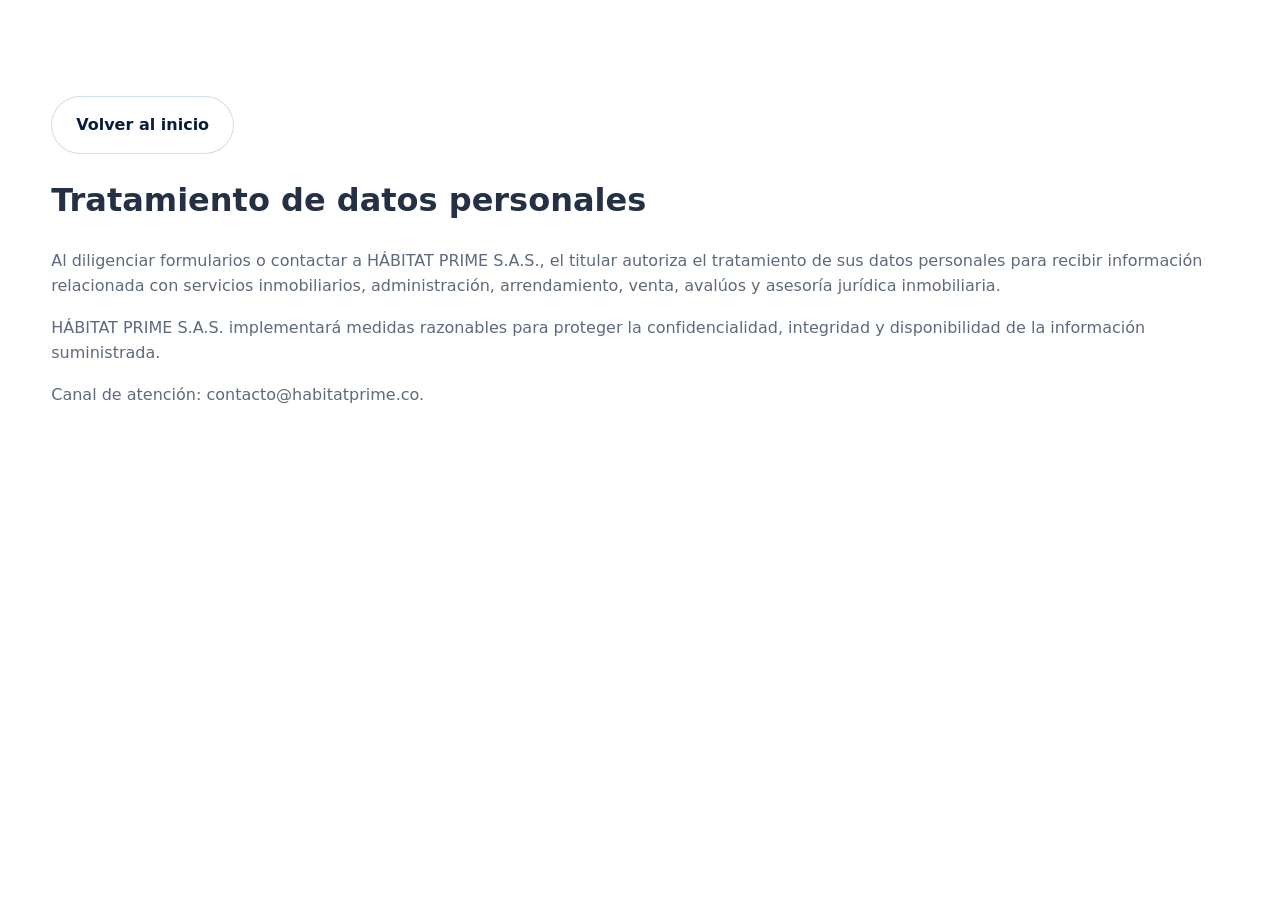
<file: tratamiento-datos.html>
<!doctype html><html lang="es-CO"><head><meta charset="utf-8"><meta name="viewport" content="width=device-width,initial-scale=1"><title>Tratamiento de datos personales | HÁBITAT PRIME S.A.S.</title><meta name="description" content="Autorización y lineamientos de tratamiento de datos personales de HÁBITAT PRIME S.A.S."><link rel="canonical" href="https://www.habitatprime.co/tratamiento-datos.html"><link rel="stylesheet" href="assets/css/styles.css"><link rel="icon" href="assets/img/isotipo.png"></head><body><main class="section"><div class="wrap"><a class="btn btn-secondary" href="index.html">Volver al inicio</a><h1>Tratamiento de datos personales</h1><p>Al diligenciar formularios o contactar a HÁBITAT PRIME S.A.S., el titular autoriza el tratamiento de sus datos personales para recibir información relacionada con servicios inmobiliarios, administración, arrendamiento, venta, avalúos y asesoría jurídica inmobiliaria.</p><p>HÁBITAT PRIME S.A.S. implementará medidas razonables para proteger la confidencialidad, integridad y disponibilidad de la información suministrada.</p><p>Canal de atención: <a href="mailto:contacto@habitatprime.co">contacto@habitatprime.co</a>.</p></div></main></body></html>
</file>
<file: assets/css/styles.css>
:root{--blue:#004B9B;--blue-dark:#003A73;--navy:#061D3D;--gold:#D6A63A;--gold-light:#F2D16B;--white:#fff;--gray:#F5F7FA;--text:#243044;--muted:#6D7888;--shadow:0 24px 80px rgba(0,30,73,.14);--radius:28px}*{box-sizing:border-box}html{scroll-behavior:smooth}body{margin:0;font-family:Montserrat,system-ui,-apple-system,Segoe UI,sans-serif;color:var(--text);background:#fff;line-height:1.6}a{color:inherit;text-decoration:none}img{max-width:100%;display:block}.wrap{width:min(1180px,92%);margin-inline:auto}.skip-link{position:absolute;left:-999px;top:10px;background:#fff;color:#000;padding:10px;z-index:999}.skip-link:focus{left:10px}.site-header{position:fixed;top:0;left:0;right:0;z-index:50;background:rgba(255,255,255,.78);backdrop-filter:blur(16px);border-bottom:1px solid rgba(0,75,155,.08)}.nav{height:82px;display:flex;align-items:center;justify-content:space-between}.brand img{width:210px}.nav-links{display:flex;align-items:center;gap:26px;font-weight:600;font-size:.92rem}.nav-links a{color:var(--navy)}.nav-links a:not(.nav-cta):hover{color:var(--blue)}.nav-cta{background:linear-gradient(135deg,var(--blue),var(--blue-dark));color:#fff!important;padding:12px 18px;border-radius:999px;box-shadow:0 12px 26px rgba(0,75,155,.22)}.menu-toggle{display:none;background:none;border:0;width:42px;height:42px}.menu-toggle span{display:block;height:2px;background:var(--navy);margin:7px}.hero{position:relative;min-height:100svh;display:grid;align-items:center;overflow:hidden;padding:120px 0 60px;background:linear-gradient(135deg,#fff 0%,#eef5ff 48%,#fff 100%)}.hero-bg{position:absolute;inset:0;overflow:hidden}.hero-bg:before{content:"";position:absolute;inset:auto -10% 0 -10%;height:54%;background:linear-gradient(180deg,transparent,rgba(0,58,115,.08))}.skyline{position:absolute;right:-4%;bottom:0;width:65%;height:58%;opacity:.2;background:linear-gradient(90deg,transparent 2%,var(--blue-dark) 2% 5%,transparent 5% 9%,var(--blue) 9% 13%,transparent 13% 16%,var(--gold) 16% 17%,transparent 17% 22%,var(--blue-dark) 22% 29%,transparent 29% 33%,var(--blue) 33% 41%,transparent 41% 46%,var(--gold) 46% 48%,transparent 48% 55%,var(--blue-dark) 55% 67%,transparent 67% 73%,var(--blue) 73% 83%,transparent 83%);clip-path:polygon(0 65%,8% 65%,8% 50%,16% 50%,16% 30%,24% 30%,24% 57%,35% 57%,35% 20%,46% 20%,46% 62%,56% 62%,56% 42%,67% 42%,67% 68%,78% 68%,78% 28%,90% 28%,90% 72%,100% 72%,100% 100%,0 100%)}.orb{position:absolute;border-radius:50%;filter:blur(5px)}.orb-one{width:340px;height:340px;right:12%;top:18%;background:radial-gradient(circle,var(--gold-light),transparent 65%);opacity:.35}.orb-two{width:420px;height:420px;left:-120px;bottom:7%;background:radial-gradient(circle,rgba(0,75,155,.2),transparent 70%)}.hero-content{position:relative;z-index:2;padding-top:40px}.eyebrow{display:inline-flex;align-items:center;gap:10px;text-transform:uppercase;letter-spacing:.18em;font-weight:800;color:var(--blue);font-size:.78rem;background:rgba(255,255,255,.72);padding:10px 14px;border:1px solid rgba(0,75,155,.12);border-radius:999px}.eyebrow span{width:34px;height:2px;background:linear-gradient(90deg,var(--gold),var(--gold-light))}.hero h1{max-width:900px;margin:28px 0 18px;font-size:clamp(2.5rem,7vw,6.2rem);line-height:.96;letter-spacing:-.06em;color:var(--navy)}.hero p{max-width:750px;font-size:clamp(1rem,2vw,1.25rem);color:#42516a}.hero-actions{display:flex;gap:16px;flex-wrap:wrap;margin:34px 0}.btn{display:inline-flex;align-items:center;justify-content:center;border-radius:999px;padding:15px 24px;font-weight:800;transition:.25s ease;border:0;cursor:pointer}.btn-primary{background:linear-gradient(135deg,var(--blue),var(--blue-dark));color:#fff;box-shadow:0 18px 36px rgba(0,75,155,.23)}.btn-primary:hover{transform:translateY(-2px)}.btn-secondary{border:1px solid rgba(0,75,155,.18);background:#fff;color:var(--navy)}.search-card{display:grid;grid-template-columns:1fr 1fr 1fr auto;gap:12px;max-width:1040px;background:rgba(255,255,255,.86);backdrop-filter:blur(18px);padding:14px;border:1px solid rgba(0,75,155,.1);border-radius:24px;box-shadow:var(--shadow)}.search-card label{display:grid;gap:6px;background:#fff;border:1px solid rgba(0,75,155,.1);border-radius:18px;padding:12px 14px}.search-card span{font-size:.72rem;text-transform:uppercase;font-weight:800;color:var(--muted);letter-spacing:.08em}.search-card select{border:0;outline:0;font:inherit;font-weight:700;color:var(--navy);background:transparent}.search-card button{border:0;border-radius:18px;padding:0 28px;background:linear-gradient(135deg,var(--gold),var(--gold-light));font-weight:900;color:#1b2430;cursor:pointer}.trust-band{background:var(--navy);color:#fff}.trust-grid{display:grid;grid-template-columns:repeat(4,1fr);gap:1px}.trust-grid article{padding:28px 24px;border-left:1px solid rgba(255,255,255,.1)}.trust-grid strong{display:block;font-size:2rem;color:var(--gold-light);line-height:1}.trust-grid span{font-size:.9rem;color:rgba(255,255,255,.75)}.section{padding:96px 0}.section-head{max-width:800px;margin-bottom:42px}.section-head.compact{display:flex;align-items:end;justify-content:space-between;gap:20px;max-width:none}.section-kicker{display:inline-block;text-transform:uppercase;letter-spacing:.18em;font-weight:900;color:var(--gold);font-size:.76rem;margin-bottom:12px}.section h2{font-size:clamp(2rem,4vw,3.8rem);line-height:1.05;letter-spacing:-.045em;color:var(--navy);margin:0 0 18px}.section p{color:#5d6a7d}.cards{display:grid;grid-template-columns:repeat(4,1fr);gap:18px}.card{background:#fff;border:1px solid rgba(0,75,155,.1);padding:30px;border-radius:var(--radius);box-shadow:0 12px 35px rgba(0,30,73,.06);transition:.25s ease}.card:hover{transform:translateY(-6px);box-shadow:var(--shadow)}.card.featured{background:linear-gradient(145deg,var(--blue-dark),var(--blue));color:#fff}.card.featured p,.card.featured h3{color:#fff}.icon{font-weight:900;color:var(--gold);font-size:.9rem}.card h3{color:var(--navy);font-size:1.25rem}.owners,.properties{background:var(--gray)}.split{display:grid;grid-template-columns:1.05fr .95fr;gap:60px;align-items:center}.split.reverse{grid-template-columns:.85fr 1.15fr}.check-list{list-style:none;padding:0;margin:25px 0;display:grid;gap:13px}.check-list li{position:relative;padding-left:30px;font-weight:600}.check-list li:before{content:"";position:absolute;left:0;top:.45em;width:14px;height:14px;border-radius:50%;background:linear-gradient(135deg,var(--gold),var(--gold-light));box-shadow:0 0 0 5px rgba(214,166,58,.15)}.premium-panel{min-height:460px;border-radius:36px;background:radial-gradient(circle at 20% 20%,rgba(242,209,107,.35),transparent 34%),linear-gradient(145deg,var(--navy),#00142d);display:grid;place-items:center;padding:50px;box-shadow:var(--shadow);color:#fff;position:relative;overflow:hidden}.premium-panel:after{content:"";position:absolute;inset:22px;border:1px solid rgba(242,209,107,.25);border-radius:28px}.premium-panel img{width:270px;filter:drop-shadow(0 20px 35px rgba(0,0,0,.28));z-index:1}.premium-panel p{z-index:1;text-align:center;color:rgba(255,255,255,.78);max-width:420px}.panel-line{width:120px;height:2px;background:linear-gradient(90deg,var(--gold),var(--gold-light));z-index:1}.property-grid{display:grid;grid-template-columns:repeat(3,1fr);gap:22px}.property-card{background:#fff;border-radius:30px;overflow:hidden;box-shadow:0 14px 45px rgba(0,30,73,.08);border:1px solid rgba(0,75,155,.08)}.property-image{height:260px;display:flex;align-items:flex-start;justify-content:flex-start;padding:20px;background-size:cover;background-position:center}.property-image span{background:rgba(255,255,255,.88);color:var(--navy);font-size:.75rem;text-transform:uppercase;font-weight:900;letter-spacing:.08em;padding:8px 12px;border-radius:999px}.image-a{background:linear-gradient(135deg,rgba(0,58,115,.3),rgba(214,166,58,.18)),linear-gradient(45deg,#dfe8f3,#fff)}.image-b{background:linear-gradient(135deg,rgba(0,75,155,.28),rgba(242,209,107,.22)),linear-gradient(45deg,#f4efe5,#fff)}.image-c{background:linear-gradient(135deg,rgba(6,29,61,.45),rgba(0,75,155,.25)),linear-gradient(45deg,#e8edf4,#fff)}.property-info{padding:26px}.property-info small{text-transform:uppercase;letter-spacing:.12em;color:var(--gold);font-weight:900}.property-info h3{color:var(--navy);line-height:1.15}.property-info a{font-weight:900;color:var(--blue)}.about-card{border-radius:36px;background:linear-gradient(180deg,#fff,#eef5ff);padding:50px;border:1px solid rgba(0,75,155,.08);box-shadow:var(--shadow)}.values{display:flex;flex-wrap:wrap;gap:10px;margin-top:22px}.values span{padding:9px 12px;border:1px solid rgba(0,75,155,.13);border-radius:999px;font-weight:700;color:var(--blue-dark);background:#fff}.contact{background:linear-gradient(145deg,var(--navy),#001226);color:#fff}.contact h2,.contact p{color:#fff}.contact-grid{display:grid;grid-template-columns:.9fr 1.1fr;gap:50px;align-items:start}.contact-lines{display:grid;gap:12px;margin-top:25px}.contact-lines a,.contact-lines span{color:rgba(255,255,255,.82);font-weight:700}.contact-form{background:#fff;color:var(--text);border-radius:32px;padding:28px;display:grid;gap:15px;box-shadow:0 30px 80px rgba(0,0,0,.2)}.contact-form label{display:grid;gap:7px;font-weight:800;color:var(--navy);font-size:.9rem}.contact-form input,.contact-form select,.contact-form textarea{width:100%;border:1px solid rgba(0,75,155,.12);border-radius:16px;padding:14px 15px;font:inherit;outline:0;background:#f9fbfe}.contact-form small{color:var(--muted)}.footer{background:#020b18;color:#fff;padding:54px 0 26px}.footer-grid{display:grid;grid-template-columns:1.6fr 1fr 1fr;gap:35px}.footer img{width:260px}.footer p{color:rgba(255,255,255,.72)}.footer h3{color:var(--gold-light)}.footer a{display:block;color:rgba(255,255,255,.72);margin:8px 0}.footer-bottom{border-top:1px solid rgba(255,255,255,.1);margin-top:35px;padding-top:22px;color:rgba(255,255,255,.55);font-size:.9rem}.whatsapp-float{position:fixed;right:22px;bottom:22px;z-index:60;background:#25D366;color:#fff;font-weight:900;padding:14px 18px;border-radius:999px;box-shadow:0 14px 35px rgba(37,211,102,.35)}@media (max-width:980px){.menu-toggle{display:block}.nav-links{position:absolute;top:82px;left:4%;right:4%;display:none;flex-direction:column;align-items:stretch;background:#fff;border:1px solid rgba(0,75,155,.12);border-radius:24px;padding:20px;box-shadow:var(--shadow)}.nav-links.open{display:flex}.search-card,.trust-grid,.cards,.property-grid,.split,.split.reverse,.contact-grid,.footer-grid{grid-template-columns:1fr}.section-head.compact{display:block}.hero{padding-top:115px}.brand img{width:180px}.premium-panel{min-height:360px}.footer img{width:220px}}@media (max-width:620px){.hero h1{font-size:3rem}.hero-actions{flex-direction:column}.btn{width:100%}.section{padding:72px 0}.search-card{padding:10px}.search-card button{min-height:54px}.trust-grid article{padding:22px}.nav{height:74px}.nav-links{top:74px}.brand img{width:160px}}

/* ENTREGA 2 · Catálogo inmobiliario premium */
.properties-v2{background:linear-gradient(180deg,#f7f9fc 0%,#fff 100%)}
.property-head{display:grid;grid-template-columns:1fr auto;gap:28px;align-items:end;max-width:none}.property-head p{max-width:760px}.property-filter{display:grid;grid-template-columns:repeat(5,1fr) auto auto;gap:12px;padding:16px;background:rgba(255,255,255,.92);border:1px solid rgba(0,75,155,.1);border-radius:28px;box-shadow:var(--shadow);position:relative;z-index:2;margin-bottom:22px}.property-filter label{display:grid;gap:6px;background:#fff;border:1px solid rgba(0,75,155,.1);border-radius:18px;padding:12px 14px}.property-filter span{font-size:.68rem;text-transform:uppercase;letter-spacing:.11em;font-weight:900;color:var(--muted)}.property-filter select{border:0;outline:0;background:transparent;font:inherit;font-weight:800;color:var(--navy);min-width:0}.property-filter button{border:0;border-radius:18px;padding:0 22px;font-weight:900;cursor:pointer}.property-filter button[type="submit"]{background:linear-gradient(135deg,var(--blue),var(--blue-dark));color:#fff}.filter-clear{background:#eef3f9;color:var(--navy)}.property-tools{display:flex;align-items:center;justify-content:space-between;gap:18px;margin:18px 0 22px;color:var(--muted)}.property-tools p{margin:0}.property-tools strong{color:var(--blue-dark);font-size:1.4rem}.view-note{font-size:.86rem}.view-note code{background:#eef3f9;color:var(--blue-dark);padding:4px 8px;border-radius:8px}.property-grid-v2{grid-template-columns:repeat(3,1fr)}.property-card-v2{position:relative;background:#fff;border:1px solid rgba(0,75,155,.09);border-radius:32px;overflow:hidden;box-shadow:0 16px 50px rgba(0,30,73,.08);transition:.25s ease}.property-card-v2:hover{transform:translateY(-7px);box-shadow:var(--shadow)}.property-visual{height:250px;position:relative;overflow:hidden;background:linear-gradient(135deg,#dfe8f3,#fff)}.property-visual::before{content:"";position:absolute;inset:0;background:linear-gradient(135deg,rgba(0,58,115,.35),rgba(214,166,58,.18));z-index:1}.property-visual::after{content:"";position:absolute;left:10%;right:10%;bottom:0;height:74%;background:linear-gradient(90deg,transparent 0 4%,rgba(255,255,255,.55) 4% 9%,transparent 9% 13%,rgba(0,75,155,.36) 13% 23%,transparent 23% 29%,rgba(255,255,255,.62) 29% 42%,transparent 42% 48%,rgba(214,166,58,.36) 48% 59%,transparent 59% 66%,rgba(0,58,115,.4) 66% 79%,transparent 79%);clip-path:polygon(0 72%,8% 72%,8% 45%,22% 45%,22% 18%,38% 18%,38% 62%,52% 62%,52% 32%,66% 32%,66% 70%,82% 70%,82% 25%,100% 25%,100% 100%,0 100%);z-index:0}.property-badges{position:absolute;z-index:2;top:16px;left:16px;right:16px;display:flex;gap:8px;flex-wrap:wrap}.badge{display:inline-flex;align-items:center;border-radius:999px;padding:7px 10px;font-size:.68rem;letter-spacing:.08em;text-transform:uppercase;font-weight:900;background:rgba(255,255,255,.9);color:var(--navy)}.badge.gold{background:linear-gradient(135deg,var(--gold),var(--gold-light));color:#20242a}.property-body{padding:24px}.property-meta{display:flex;justify-content:space-between;gap:12px;font-size:.75rem;text-transform:uppercase;letter-spacing:.09em;font-weight:900;color:var(--gold);margin-bottom:8px}.property-body h3{margin:0 0 10px;color:var(--navy);line-height:1.13;font-size:1.24rem}.property-location{color:#5d6a7d;margin:0 0 15px}.property-features{display:grid;grid-template-columns:repeat(3,1fr);gap:8px;margin:18px 0}.property-features span{background:#f4f7fb;border:1px solid rgba(0,75,155,.08);border-radius:14px;padding:9px 8px;text-align:center;font-size:.78rem;font-weight:800;color:var(--blue-dark)}.property-price{font-size:1.34rem;font-weight:900;color:var(--navy);margin:12px 0}.property-actions{display:flex;gap:10px;flex-wrap:wrap;margin-top:18px}.btn-mini{display:inline-flex;align-items:center;justify-content:center;border-radius:999px;padding:10px 14px;font-size:.82rem;font-weight:900}.btn-mini.primary{background:linear-gradient(135deg,var(--blue),var(--blue-dark));color:#fff}.btn-mini.secondary{background:#eef3f9;color:var(--navy)}.empty-state{text-align:center;padding:50px 20px;border:1px dashed rgba(0,75,155,.2);border-radius:30px;background:#fff}.empty-state img{width:110px;margin:0 auto 14px}.empty-state h3{color:var(--navy);font-size:1.6rem}.property-modal{border:0;border-radius:34px;padding:0;width:min(920px,92vw);box-shadow:0 30px 110px rgba(0,0,0,.38);overflow:hidden}.property-modal::backdrop{background:rgba(2,11,24,.68);backdrop-filter:blur(6px)}.modal-close{position:absolute;right:18px;top:18px;z-index:4;border:0;width:42px;height:42px;border-radius:50%;background:#fff;color:var(--navy);font-size:1.8rem;line-height:1;cursor:pointer;box-shadow:0 8px 25px rgba(0,0,0,.15)}.modal-hero{min-height:280px;display:grid;align-items:end;padding:34px;background:linear-gradient(135deg,rgba(0,58,115,.9),rgba(0,75,155,.75)),linear-gradient(45deg,#dfe8f3,#fff);color:#fff;position:relative;overflow:hidden}.modal-hero::after{content:"";position:absolute;right:-60px;bottom:-70px;width:260px;height:260px;background:url('../img/isotipo.png') center/contain no-repeat;opacity:.16}.modal-hero h3{font-size:clamp(2rem,4vw,3.2rem);line-height:1;margin:12px 0;max-width:720px}.modal-hero p{color:rgba(255,255,255,.83);max-width:680px}.modal-main{display:grid;grid-template-columns:1fr .72fr;gap:28px;padding:32px}.modal-main h4{color:var(--navy);font-size:1.2rem;margin:0 0 12px}.modal-list{list-style:none;margin:0;padding:0;display:grid;gap:10px}.modal-list li{padding-left:26px;position:relative}.modal-list li:before{content:"";position:absolute;left:0;top:.5em;width:12px;height:12px;border-radius:50%;background:linear-gradient(135deg,var(--gold),var(--gold-light))}.modal-side{background:#f5f7fa;border-radius:24px;padding:22px}.modal-side .property-price{font-size:1.6rem}.modal-side a{width:100%;margin-top:10px}.modal-disclaimer{font-size:.78rem;color:var(--muted);margin-top:12px}@media (max-width:1120px){.property-filter{grid-template-columns:repeat(3,1fr)}.property-filter button{min-height:52px}.property-head{grid-template-columns:1fr}}@media (max-width:980px){.property-grid-v2,.modal-main{grid-template-columns:1fr}.property-filter{grid-template-columns:1fr 1fr}.property-tools{align-items:flex-start;flex-direction:column}}@media (max-width:620px){.property-filter{grid-template-columns:1fr}.property-features{grid-template-columns:1fr 1fr}.modal-main,.modal-hero{padding:24px}.property-modal{width:96vw}}
</file>
<file: assets/css/propietarios.css>
:root{--blue:#004b9b;--deep:#003a73;--navy:#061d3d;--gold:#d6a63a;--ink:#253449;--muted:#536477;--line:#dce3eb;--cream:#f7f7f3}*{box-sizing:border-box}html{scroll-behavior:smooth;scroll-padding-top:110px}body{margin:0;color:var(--ink);background:white;font-family:Montserrat,Inter,"Segoe UI",Arial,sans-serif;font-size:17px;line-height:1.65}a{color:inherit}img{display:block;max-width:100%}button,input,select{font:inherit}.shell{width:min(1180px,calc(100% - 64px));margin-inline:auto}.skip{position:fixed;top:0;left:20px;transform:translateY(-150%);background:white;padding:14px;z-index:100}.skip:focus{transform:none}a:focus-visible,button:focus-visible,summary:focus-visible{outline:3px solid var(--gold);outline-offset:5px}.header{border-bottom:1px solid var(--line);background:#fffffff5;position:sticky;top:0;z-index:10;backdrop-filter:blur(10px)}.nav{min-height:94px;display:flex;align-items:center;justify-content:space-between;gap:24px}.brand{flex-shrink:0}.brand img{width:192px;height:auto}.nav-links{display:flex;gap:28px;font-size:.88rem;font-weight:600}.nav-links a{text-decoration:none}.button{display:inline-flex;justify-content:center;align-items:center;gap:20px;padding:17px 24px;border:0;border-radius:7px;background:var(--blue);color:white;text-decoration:none;font-size:.94rem;font-weight:750;line-height:1.5;cursor:pointer;transition:background .2s}.button:hover{background:var(--deep)}.button span{font-size:1.2rem}.nav-button{padding:12px 18px;font-size:.84rem}.hero{display:grid;grid-template-columns:minmax(0,1fr) 320px;gap:80px;align-items:center;padding-block:60px 64px}.eyebrow{font-size:.72rem;letter-spacing:.16em;color:var(--deep);font-weight:800;margin:0 0 24px}.hero h1{font-size:clamp(2.8rem,4.5vw,4.5rem);letter-spacing:-.045em;line-height:1.09;color:var(--navy);margin:0 0 28px;font-weight:750}.hero h1 em{font-style:normal;color:var(--blue)}.lead{font-size:1.12rem;max-width:650px;color:var(--muted);margin:0 0 30px}.hero-note{font-size:.84rem;color:var(--muted);max-width:520px;margin:17px 0 28px}.hero-points{display:flex;gap:18px;flex-wrap:wrap;border-top:1px solid var(--line);padding-top:22px;font-size:.76rem;font-weight:650}.hero-points span:before{content:'•';color:var(--gold);margin-right:7px}.section{padding-block:88px}h2{font-size:clamp(2rem,3.2vw,3rem);line-height:1.15;letter-spacing:-.035em;color:var(--navy);font-weight:700;margin:0 0 24px}h3{font-size:1.13rem;line-height:1.35;color:var(--navy);margin:0 0 10px}p{margin:0 0 18px}.benefits{background:var(--cream)}.benefit-layout{display:grid;grid-template-columns:1fr 1fr;gap:90px}.benefit-layout>div:first-child{max-width:460px}.benefit-layout p{color:var(--muted)}.benefit-list article{display:grid;grid-template-columns:38px 1fr;gap:20px;padding:0 0 22px;margin-bottom:22px;border-bottom:1px solid var(--line)}.benefit-list article:last-child{margin-bottom:0;border:0;padding-bottom:0}.benefit-list p{font-size:.92rem;margin:0}.number{color:#8c6517;font-size:.8rem;font-weight:700;padding-top:3px}.insurance{display:grid;grid-template-columns:1.15fr 1fr;gap:64px;background:var(--navy);color:white;padding:58px;border-radius:14px;position:relative;overflow:hidden}.insurance:before{content:'';position:absolute;top:0;left:58px;width:90px;height:4px;background:var(--gold)}.light{color:#f2d16b}.insurance h2{color:white;font-size:clamp(1.8rem,3vw,2.5rem)}.insurance p{font-size:.98rem;color:#d9e4ef}.coverage{padding:28px;border:1px solid #ffffff36;border-radius:8px;align-self:center;background:#ffffff06}.coverage-label{font-size:.68rem;letter-spacing:.1em;color:#f2d16b;font-weight:700}.coverage ul{padding-left:18px;margin:20px 0 24px}.coverage li{margin-bottom:13px;font-size:.93rem}.coverage p{border-top:1px solid #ffffff26;padding-top:18px;font-size:.78rem;margin:0}.text-link{display:inline-block;color:#f2d16b;text-underline-offset:6px;font-weight:650;font-size:.92rem}.text-link span{margin-left:14px}.process{padding-top:0}.section-heading{margin-bottom:44px}.steps{padding:0;list-style:none;display:grid;grid-template-columns:repeat(3,minmax(0,1fr));gap:34px;margin:0}.steps li{border-top:2px solid var(--gold);padding-top:24px}.steps span{display:block;font-size:.7rem;letter-spacing:.1em;color:var(--deep);font-weight:750;margin-bottom:20px}.steps p{font-size:.94rem;color:var(--muted);margin:0}.questions{background:var(--cream)}.faq-layout{display:grid;grid-template-columns:.85fr 1.15fr;gap:80px}details{border-bottom:1px solid #cbd5df;padding:21px 0}summary{cursor:pointer;list-style:none;display:flex;align-items:center;justify-content:space-between;gap:20px;font-size:1rem;font-weight:650;color:var(--navy)}summary::-webkit-details-marker{display:none}summary:after{content:'+';font-size:1.4rem;font-weight:400;color:var(--blue)}details[open] summary:after{content:'−'}details p{font-size:.94rem;color:var(--muted);margin:17px 25px 2px 0}.contact{display:grid;grid-template-columns:1fr 1fr;gap:90px;align-items:start}.contact-copy{padding-top:25px}.contact-copy>p{max-width:430px;color:var(--muted)}.contact-copy .eyebrow{color:var(--deep)}.contact-hours{font-size:.86rem;margin-top:32px}.contact-direct{display:block;max-width:420px;font-size:.9rem;color:var(--deep);text-underline-offset:5px}.enquiry{padding:34px;background:var(--cream);border:1px solid var(--line);border-radius:12px;display:grid;gap:19px;min-width:0}.enquiry label{display:block;font-size:.85rem;font-weight:650;color:var(--navy)}.optional{font-weight:400;color:var(--muted)}.enquiry input:not([type=checkbox]),.enquiry select{display:block;width:100%;min-width:0;background:white;border:1px solid #aab8c8;border-radius:5px;padding:13px 12px;margin-top:8px;font-size:.95rem;color:var(--ink);min-height:50px}.enquiry input:focus,.enquiry select:focus{outline:2px solid var(--blue);outline-offset:2px}.enquiry .consent{display:grid;grid-template-columns:20px 1fr;gap:10px;font-size:.74rem;font-weight:400;line-height:1.6}.consent input{margin:5px 0 0;width:17px;height:17px;accent-color:var(--blue)}.consent a{color:var(--deep);text-underline-offset:3px}.form-note{font-size:.74rem;color:var(--muted);margin:0}.enquiry .button{width:100%}#formStatus{font-size:.85rem;margin:0}#preparedLink{color:var(--blue);text-decoration:underline}.footer{display:grid;grid-template-columns:1.2fr 1fr 1fr;gap:50px;padding-block:45px;border-top:1px solid var(--line);font-size:.8rem}.footer img{width:175px;height:auto}.footer p{font-size:.73rem;margin-top:15px}.footer a,.footer span,.footer small{display:block;margin-bottom:12px;text-decoration:none;overflow-wrap:anywhere}.footer a:hover{text-decoration:underline}.footer small{color:var(--muted)}
@media(max-width:1000px){.nav-links{display:none}.hero{gap:42px;grid-template-columns:minmax(0,1fr) 280px}.benefit-layout,.contact,.faq-layout{gap:40px}.insurance{padding:38px;gap:32px}}
@media(max-width:760px){html{scroll-padding-top:95px}.shell{width:calc(100% - 36px)}.nav{min-height:82px;gap:12px}.brand img{width:147px}.nav-button{font-size:.7rem;padding:10px 12px;max-width:160px;gap:8px}.hero{grid-template-columns:1fr;gap:36px;padding-block:40px 48px}.hero h1{font-size:clamp(2.35rem,9vw,3.8rem)}.eyebrow{font-size:.65rem;letter-spacing:.12em}.lead{font-size:1rem}.hero .button{width:100%;font-size:.9rem;padding:16px}.hero-points{gap:12px;font-size:.7rem}.section{padding-block:58px}.benefit-layout,.insurance,.faq-layout,.contact{grid-template-columns:1fr}.benefit-layout{gap:30px}.insurance{padding:30px 24px;gap:24px}.insurance:before{left:24px}.coverage{padding:22px}.process{padding-top:0}.steps{grid-template-columns:1fr;gap:28px}.steps span{margin-bottom:12px}.faq-layout{gap:8px}.contact{gap:25px}.contact-copy{padding-top:0}.enquiry{padding:24px 20px}.footer{grid-template-columns:1fr;gap:22px}}
@media(prefers-reduced-motion:reduce){html{scroll-behavior:auto}.button{transition:none}}

.owner-card{padding:36px 28px;border:1px solid #d6a63a;border-radius:14px;background:var(--cream);box-shadow:0 20px 50px #061d3d0d}.owner-card img{width:220px;height:auto;margin:0 auto 12px}.owner-card-motto{font-size:.8rem;text-align:center;color:var(--deep)}.owner-card-rule{display:block;width:52px;height:3px;background:var(--gold);margin:28px 0}.owner-card h2{font-size:1.9rem}.owner-card>p:not(.owner-card-motto){font-size:.93rem;color:var(--muted)}.owner-card>a{font-size:.85rem;color:var(--deep);font-weight:650;text-underline-offset:5px}
</file>
